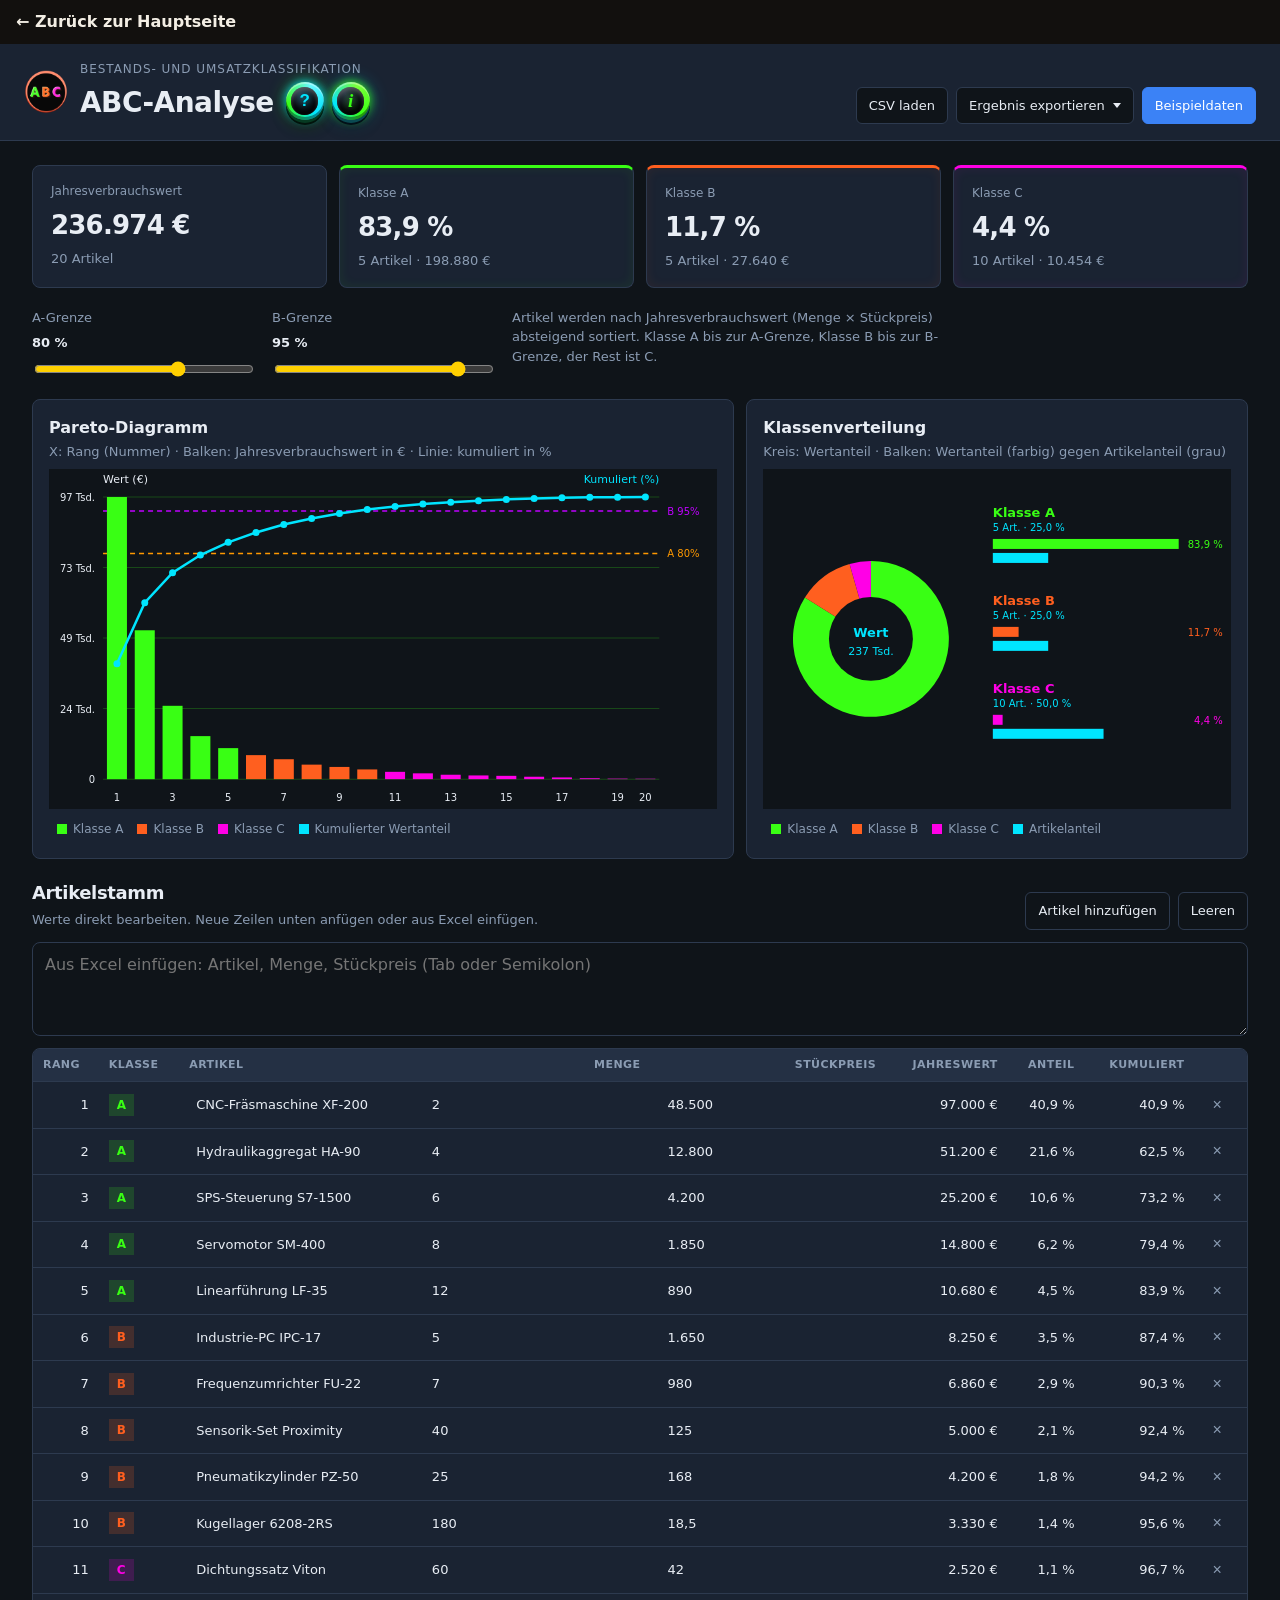
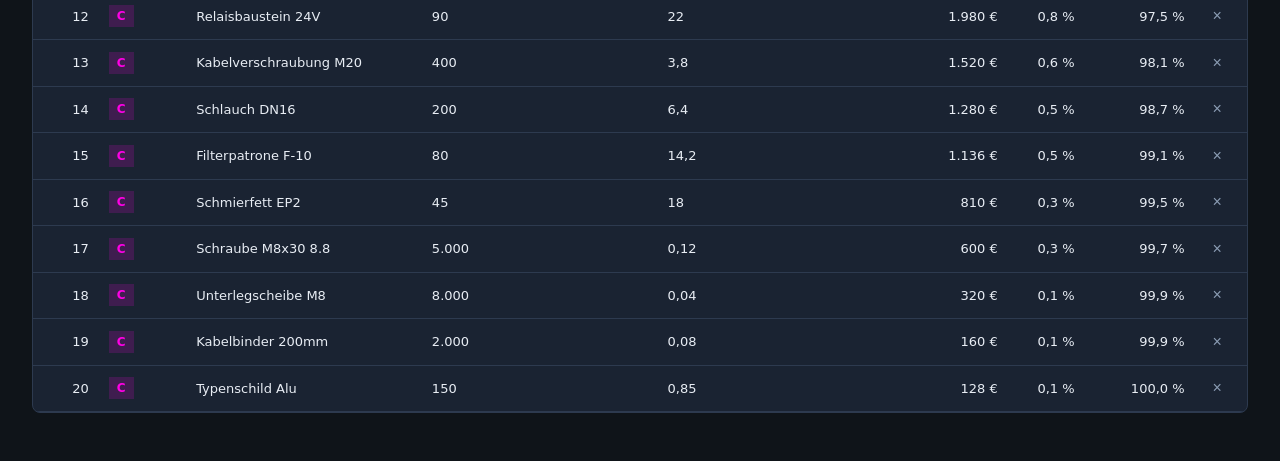
<file: programs/abc-analyse/index.html>
<!DOCTYPE html>
<html lang="de">
<head>
  <meta charset="UTF-8" />
  <meta name="viewport" content="width=device-width, initial-scale=1" />
  <title>ABC-Analyse</title>
  <link rel="icon" type="image/png" href="abc-icon.png" />
  <link rel="stylesheet" href="styles.css" />
  <link rel="stylesheet" href="../back.css" />
</head>
<body>
  <div class="ggl-backbar"><a href="/" target="_top">← Zurück zur Hauptseite</a></div>
  <header class="topbar">
    <div class="header-brand">
      <img src="abc-icon.png" alt="" class="header-logo" width="44" height="44">
      <div>
      <p class="eyebrow">Bestands- und Umsatzklassifikation</p>
      <div class="header-title-row">
        <h1>ABC-Analyse</h1>
        <div class="header-guides" role="group" aria-label="Hilfe">
          <button type="button" class="guide-btn" id="btn-guide" aria-haspopup="dialog" aria-controls="dialog-guide" aria-expanded="false" title="Anleitung">
            <span class="guide-btn-rim" aria-hidden="true"></span>
            <span class="guide-btn-core" aria-hidden="true">?</span>
            <span class="visually-hidden">Anleitung zum Bedienen</span>
          </button>
          <button type="button" class="guide-btn guide-btn-info" id="btn-info" aria-haspopup="dialog" aria-controls="dialog-info" aria-expanded="false" title="Info zum Programm">
            <span class="guide-btn-rim" aria-hidden="true"></span>
            <span class="guide-btn-core" aria-hidden="true">i</span>
            <span class="visually-hidden">Info zur ABC-Analyse</span>
          </button>
        </div>
      </div>
      </div>
    </div>
    <div class="topbar-actions">
      <label class="btn ghost">
        CSV laden
        <input id="csv-input" type="file" accept=".csv,.txt,.tsv" hidden />
      </label>
      <details class="export-menu" id="export-menu">
        <summary class="btn ghost">Ergebnis exportieren</summary>
        <div class="export-menu-list" role="menu">
          <button type="button" id="btn-pdf-preview" role="menuitem">PDF-Vorschau</button>
          <button type="button" id="btn-pdf-print" role="menuitem">Als PDF drucken</button>
          <button type="button" id="btn-export-csv" role="menuitem">CSV-Datei</button>
        </div>
      </details>
      <button id="btn-sample" class="btn" type="button">Beispieldaten</button>
    </div>
  </header>

  <main>
    <section class="kpis" id="kpis"></section>

    <section class="controls">
      <label>
        A-Grenze
        <span class="control-value" id="a-label">80 %</span>
        <input id="a-threshold" type="range" min="50" max="95" step="1" value="80" />
      </label>
      <label>
        B-Grenze
        <span class="control-value" id="b-label">95 %</span>
        <input id="b-threshold" type="range" min="70" max="99" step="1" value="95" />
      </label>
      <p class="hint">
        Artikel werden nach Jahresverbrauchswert (Menge × Stückpreis) absteigend sortiert.
        Klasse A bis zur A-Grenze, Klasse B bis zur B-Grenze, der Rest ist C.
      </p>
    </section>

    <section class="charts">
      <figure class="chart-panel">
        <figcaption>
          <strong>Pareto-Diagramm</strong>
          <span>X: Rang (Nummer) · Balken: Jahresverbrauchswert in € · Linie: kumuliert in %</span>
        </figcaption>
        <div id="pareto-chart" class="chart-host"></div>
      </figure>
      <figure class="chart-panel">
        <figcaption>
          <strong>Klassenverteilung</strong>
          <span>Kreis: Wertanteil · Balken: Wertanteil (farbig) gegen Artikelanteil (grau)</span>
        </figcaption>
        <div id="class-chart" class="chart-host"></div>
      </figure>
    </section>

    <section class="table-section">
      <div class="table-head">
        <div>
          <h2>Artikelstamm</h2>
          <p>Werte direkt bearbeiten. Neue Zeilen unten anfügen oder aus Excel einfügen.</p>
        </div>
        <div class="table-actions">
          <button id="btn-add" class="btn ghost" type="button">Artikel hinzufügen</button>
          <button id="btn-clear" class="btn ghost" type="button">Leeren</button>
        </div>
      </div>
      <textarea
        id="paste-area"
        rows="3"
        placeholder="Aus Excel einfügen: Artikel, Menge, Stückpreis (Tab oder Semikolon)"
      ></textarea>
      <div class="table-wrap">
        <table>
          <thead>
            <tr>
              <th>Rang</th>
              <th>Klasse</th>
              <th>Artikel</th>
              <th class="num">Menge</th>
              <th class="num">Stückpreis</th>
              <th class="num">Jahreswert</th>
              <th class="num">Anteil</th>
              <th class="num">Kumuliert</th>
              <th></th>
            </tr>
          </thead>
          <tbody id="item-body"></tbody>
        </table>
      </div>
    </section>
  </main>

  <div id="tooltip" class="tooltip" hidden></div>

  <div id="pdf-overlay" class="pdf-overlay" aria-hidden="true">
    <div class="pdf-toolbar">
      <p>DIN A4 · Im Druckdialog <strong>Als PDF speichern</strong> oder <strong>Microsoft Print to PDF</strong> wählen.</p>
      <div class="pdf-toolbar-actions">
        <button id="pdf-print" class="btn" type="button">Als PDF drucken</button>
        <button id="pdf-close" class="btn ghost" type="button">Vorschau schließen</button>
      </div>
    </div>
    <div id="pdf-stage" class="pdf-stage"></div>
  </div>

  <div id="dialog-guide" class="guide-dialog hidden" role="dialog" aria-modal="true" aria-labelledby="dialog-guide-title">
    <div class="guide-dialog-backdrop" data-close-dialog></div>
    <div class="guide-dialog-panel">
      <div class="guide-dialog-head">
        <h2 id="dialog-guide-title">Anleitung</h2>
        <button type="button" class="guide-dialog-close" data-close-dialog aria-label="Schließen">×</button>
      </div>
      <div class="guide-dialog-body">
        <ol class="guide-steps">
          <li>
            <strong>Daten bereitstellen.</strong>
            „Beispieldaten“ laden, eine CSV-Datei einlesen oder Artikel aus Excel in das Feld unter dem Artikelstamm einfügen.
          </li>
          <li>
            <strong>Artikelstamm pflegen.</strong>
            Bezeichnung, Menge und Stückpreis direkt in der Tabelle ändern. Zeilen hinzufügen oder löschen. Der Jahresverbrauchswert ist Menge × Stückpreis.
          </li>
          <li>
            <strong>A- und B-Grenze einstellen.</strong>
            Mit den gelben Schiebereglern festlegen, bis zu welchem kumulierten Wertanteil Klasse A bzw. B reicht. Der Rest ist Klasse C.
          </li>
          <li>
            <strong>Grafiken lesen.</strong>
            Das Pareto-Diagramm zeigt den Wert je Rang und die kumulierte Linie. Die Klassenverteilung vergleicht Wertanteil und Artikelanzahl je Klasse.
          </li>
          <li>
            <strong>Ergebnis sichern.</strong>
            Über „Ergebnis exportieren“ die PDF-Vorschau öffnen, als PDF drucken oder die klassifizierte Liste als CSV speichern.
          </li>
        </ol>
      </div>
    </div>
  </div>

  <div id="dialog-info" class="guide-dialog hidden" role="dialog" aria-modal="true" aria-labelledby="dialog-info-title">
    <div class="guide-dialog-backdrop" data-close-dialog></div>
    <div class="guide-dialog-panel">
      <div class="guide-dialog-head">
        <h2 id="dialog-info-title">Info zum Programm</h2>
        <button type="button" class="guide-dialog-close" data-close-dialog aria-label="Schließen">×</button>
      </div>
      <div class="guide-dialog-body">
        <p>Die ABC-Analyse ist eine Pareto-Klassifikation: Wenige Artikel tragen den Großteil des Jahresverbrauchswerts, viele Artikel nur einen kleinen Rest.</p>
        <h3>Wozu sie da ist</h3>
        <p>Sie trennt das Sortiment in Steuerungsintensitäten. A-Artikel verdienen enge Bestandsüberwachung, B-Artikel eine mittlere Disposition, C-Artikel eine grobe, aufwandsarme Behandlung.</p>
        <h3>Was das Programm kann</h3>
        <ul>
          <li>Artikel nach Jahresverbrauchswert (Menge × Stückpreis) absteigend sortieren und kumulieren</li>
          <li>Klassen A, B und C an frei einstellbaren Schwellen zuweisen (Standard 80 % / 95 %)</li>
          <li>Pareto-Diagramm und Klassenverteilung grafisch darstellen</li>
          <li>Daten per Tabelle, CSV oder Excel-Einfügen bearbeiten</li>
          <li>Das Ergebnis als DIN-A4-PDF oder CSV ausgeben</li>
        </ul>
        <p>Geeignet ist das Verfahren vor allem für Sortimente mit ungleicher Wertverteilung, etwa Ersatzteile, Handelsware oder Verbrauchsmaterial.</p>
      </div>
    </div>
  </div>

  <script src="app.js"></script>
  <script src="../back.js"></script>
</body>
</html>
</file>
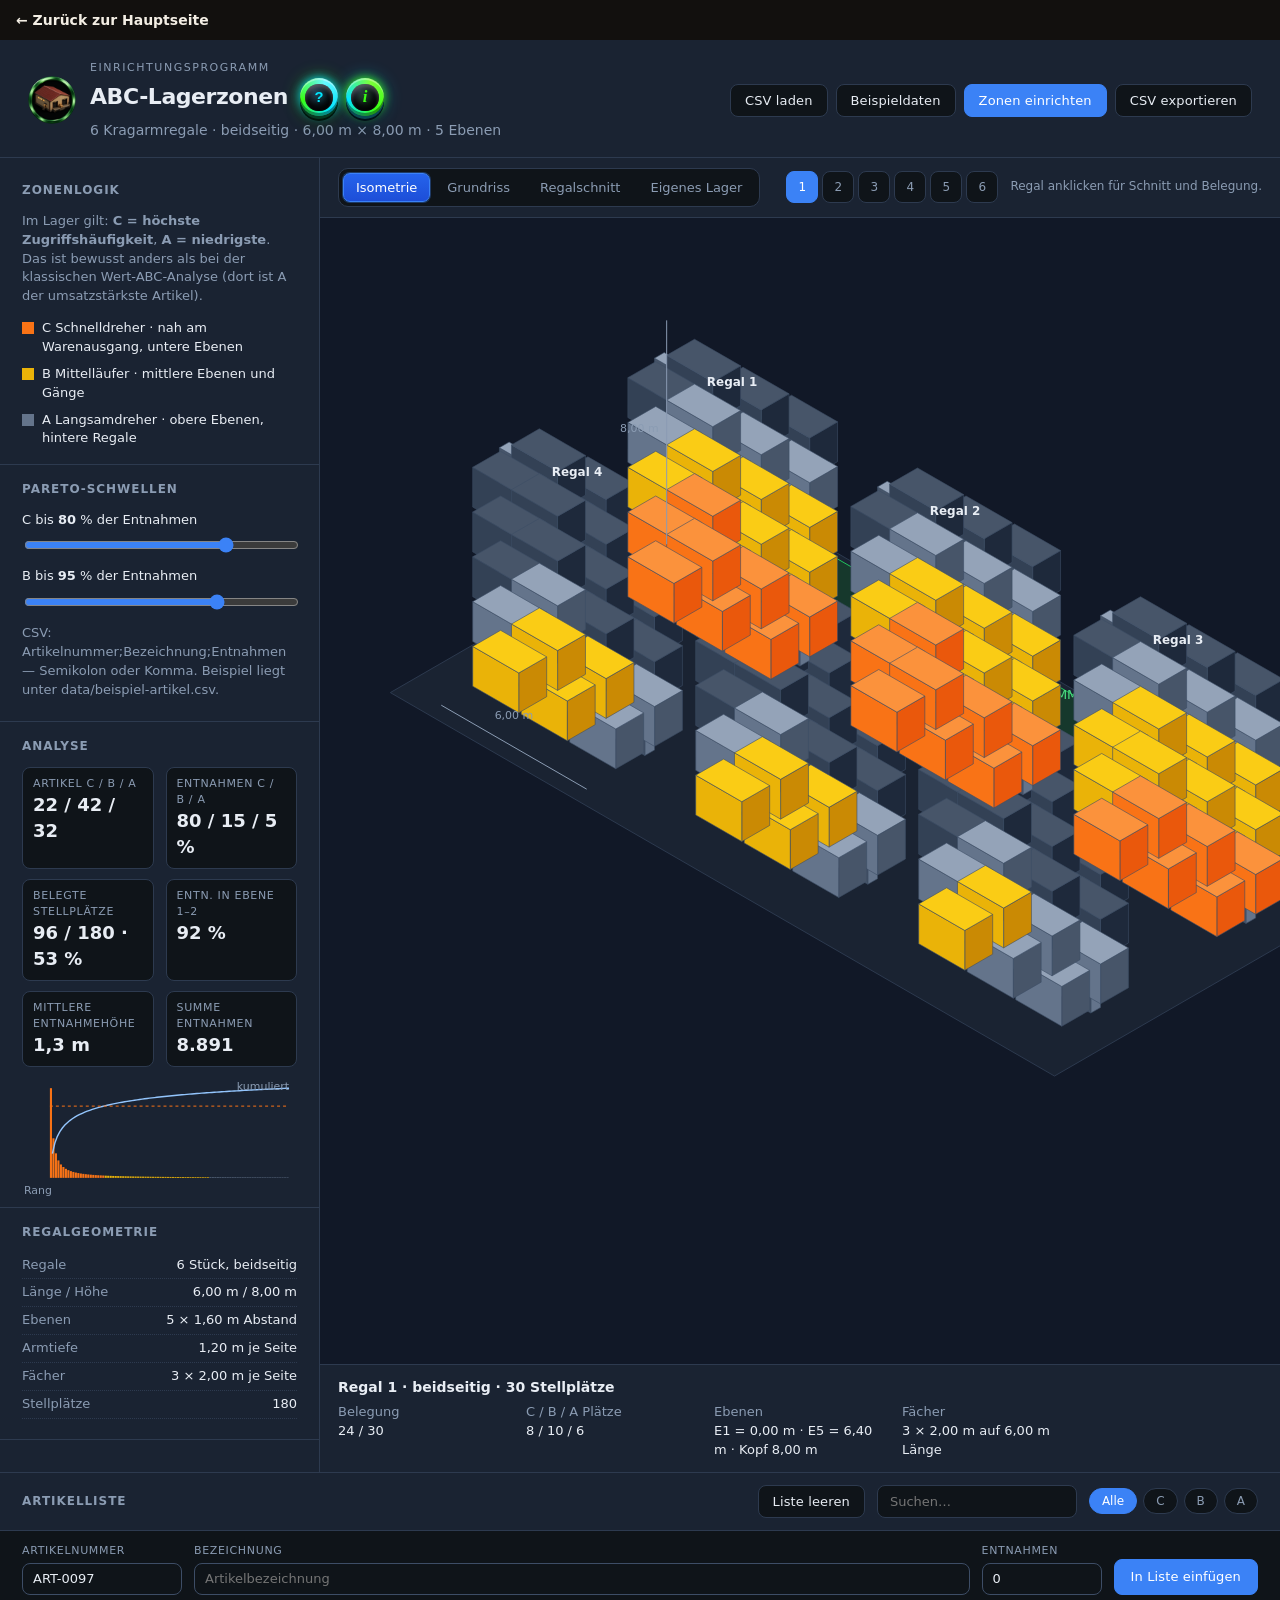
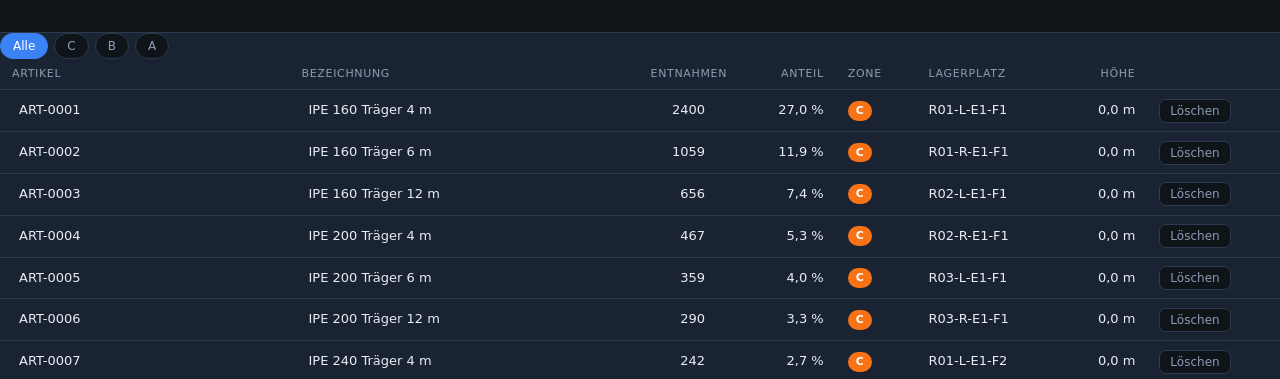
<file: programs/abc-lagerzonen/index.html>
<!DOCTYPE html>
<html lang="de">
<head>
  <meta charset="UTF-8" />
  <meta name="viewport" content="width=device-width, initial-scale=1" />
  <title>ABC-Lagerzonen · Kragarmregale</title>
  <link rel="icon" type="image/png" href="assets/lagerzonen-icon.png?v=3" />
  <link rel="stylesheet" href="css/app.css" />
  <link rel="stylesheet" href="../back.css" />
</head>
<body>
  <div class="ggl-backbar"><a href="/" target="_top">← Zurück zur Hauptseite</a></div>
  <header class="topbar">
    <div class="brand">
      <img class="brand-icon" src="assets/lagerzonen-icon.png?v=3" alt="" width="48" height="48" />
      <div>
      <p class="eyebrow">Einrichtungsprogramm</p>
      <div class="header-title-row">
        <h1>ABC-Lagerzonen</h1>
        <div class="header-guides" role="group" aria-label="Hilfe">
          <button type="button" class="guide-btn" id="btn-guide" aria-haspopup="dialog" aria-controls="dialog-guide" aria-expanded="false" title="Anleitung">
            <span class="guide-btn-rim" aria-hidden="true"></span>
            <span class="guide-btn-core" aria-hidden="true">?</span>
            <span class="visually-hidden">Anleitung zum Bedienen</span>
          </button>
          <button type="button" class="guide-btn guide-btn-info" id="btn-info" aria-haspopup="dialog" aria-controls="dialog-info" aria-expanded="false" title="Info zum Programm">
            <span class="guide-btn-rim" aria-hidden="true"></span>
            <span class="guide-btn-core" aria-hidden="true">i</span>
            <span class="visually-hidden">Info zu ABC-Lagerzonen</span>
          </button>
        </div>
      </div>
      <p class="sub">6 Kragarmregale · beidseitig · 6,00 m × 8,00 m · 5 Ebenen</p>
      </div>
    </div>
    <div class="top-actions">
      <label class="file-btn">
        CSV laden
        <input id="csv-input" type="file" accept=".csv,text/csv" />
      </label>
      <button type="button" id="btn-sample" class="btn ghost">Beispieldaten</button>
      <button type="button" id="btn-setup" class="btn primary">Zonen einrichten</button>
      <button type="button" id="btn-export" class="btn ghost">CSV exportieren</button>
    </div>
  </header>

  <main class="layout">
    <aside class="side">
      <div class="abc-only">
      <section class="panel">
        <h2>Zonenlogik</h2>
        <p class="note">
          Im Lager gilt: <strong>C = höchste Zugriffshäufigkeit</strong>,
          <strong>A = niedrigste</strong>. Das ist bewusst anders als bei der
          klassischen Wert-ABC-Analyse (dort ist A der umsatzstärkste Artikel).
        </p>
        <ul class="zone-key">
          <li><span class="swatch z-c"></span>C Schnelldreher · nah am Warenausgang, untere Ebenen</li>
          <li><span class="swatch z-b"></span>B Mittelläufer · mittlere Ebenen und Gänge</li>
          <li><span class="swatch z-a"></span>A Langsamdreher · obere Ebenen, hintere Regale</li>
        </ul>
      </section>

      <section class="panel">
        <h2>Pareto-Schwellen</h2>
        <label class="slider">
          <span>C bis <em id="lbl-c">80</em> % der Entnahmen</span>
          <input id="thr-c" type="range" min="50" max="90" value="80" />
        </label>
        <label class="slider">
          <span>B bis <em id="lbl-b">95</em> % der Entnahmen</span>
          <input id="thr-b" type="range" min="85" max="99" value="95" />
        </label>
        <p class="hint">CSV: Artikelnummer;Bezeichnung;Entnahmen — Semikolon oder Komma. Beispiel liegt unter data/beispiel-artikel.csv.</p>
      </section>

      <section class="panel kpis" id="kpis">
        <h2>Analyse</h2>
        <div class="kpi-grid" id="kpi-grid"></div>
        <div class="pareto" id="pareto"></div>
      </section>

      <section class="panel">
        <h2>Regalgeometrie</h2>
        <dl class="spec">
          <div><dt>Regale</dt><dd>6 Stück, beidseitig</dd></div>
          <div><dt>Länge / Höhe</dt><dd>6,00 m / 8,00 m</dd></div>
          <div><dt>Ebenen</dt><dd>5 × 1,60 m Abstand</dd></div>
          <div><dt>Armtiefe</dt><dd>1,20 m je Seite</dd></div>
          <div><dt>Fächer</dt><dd>3 × 2,00 m je Seite</dd></div>
          <div><dt>Stellplätze</dt><dd>180</dd></div>
        </dl>
      </section>
      </div>

      <div class="designer-only">
        <section class="panel">
          <h2>Raummaße</h2>
          <p class="note">Raummaße in Meter. Objekte und Raster bleiben in Zentimeter.</p>
          <div class="cm-grid">
            <label class="cm-field">Breite<input id="room-w" type="number" min="3" max="200" step="0.1" value="24"><span>m</span></label>
            <label class="cm-field">Tiefe<input id="room-d" type="number" min="3" max="200" step="0.1" value="18"><span>m</span></label>
            <label class="cm-field">Höhe<input id="room-h" type="number" min="2" max="20" step="0.1" value="8"><span>m</span></label>
            <label class="cm-field">Raster
              <select id="room-grid">
                <option value="5">5 cm</option>
                <option value="10" selected>10 cm</option>
                <option value="20">20 cm</option>
                <option value="50">50 cm</option>
                <option value="100">100 cm</option>
              </select>
            </label>
          </div>
        </section>

        <section class="panel">
          <h2>Auswahlmenü</h2>
          <p class="hint">Objekt auf den Grundriss ziehen oder anklicken und dann auf die Fläche klicken.</p>
          <div id="palette" class="palette"></div>
        </section>

        <section class="panel">
          <h2>Objektmaße</h2>
          <div id="obj-fields" class="obj-fields">
            <label class="cm-field wide">Bezeichnung<input id="obj-name" type="text" value="kein Objekt"></label>
            <label class="cm-field">Länge<input id="obj-w" type="number" min="0" max="5000" step="1" value="0"><span>cm</span></label>
            <label class="cm-field">Breite<input id="obj-d" type="number" min="0" max="5000" step="1" value="0"><span>cm</span></label>
            <label class="cm-field">Höhe<input id="obj-h" type="number" min="0" max="2000" step="1" value="0"><span>cm</span></label>
            <label class="cm-field">Drehung
              <select id="obj-rot">
                <option value="0">0°</option>
                <option value="90">90°</option>
                <option value="180">180°</option>
                <option value="270">270°</option>
              </select>
            </label>
            <label class="cm-field" id="wrap-levels">Ebenen<input id="obj-levels" type="number" min="0" max="12" step="1" value="0"></label>
            <div class="obj-actions">
              <button type="button" id="obj-rotate" class="btn ghost" disabled>90° drehen</button>
              <button type="button" id="obj-dup" class="btn ghost" disabled>Duplizieren</button>
              <button type="button" id="obj-del" class="btn ghost" disabled>Löschen</button>
            </div>
          </div>
        </section>

        <section class="panel">
          <h2>Lager</h2>
          <div class="obj-actions">
            <button type="button" id="btn-reset-view-side" class="btn ghost">Ansicht zentrieren</button>
            <button type="button" id="layout-clear" class="btn ghost">Lager leeren</button>
          </div>
          <p class="hint">Layout wird automatisch im Browser gespeichert.</p>
        </section>
      </div>
    </aside>

    <section class="stage">
      <div class="stage-bar">
        <div class="tabs" role="tablist">
          <button type="button" class="tab on" data-view="iso">Isometrie</button>
          <button type="button" class="tab" data-view="plan">Grundriss</button>
          <button type="button" class="tab" data-view="cut">Regalschnitt</button>
          <button type="button" class="tab" data-view="custom">Eigenes Lager</button>
        </div>
        <div class="rack-nav" id="rack-nav"></div>
        <button type="button" id="btn-reset-view" class="btn ghost">Ansicht zentrieren</button>
        <button type="button" id="btn-nav-view" class="btn ghost" aria-pressed="false">Bewegen / Zoom</button>
        <p class="stage-hint" id="stage-hint">Regal anklicken für Schnitt und Belegung.</p>
      </div>
      <div class="canvas-wrap abc-only" id="canvas-wrap"></div>
      <div class="canvas-wrap designer-only custom-stage" id="custom-wrap">
        <div class="custom-floor-host" id="custom-floor-host">
          <svg id="custom-svg" xmlns="http://www.w3.org/2000/svg" aria-label="Grundriss Eigenes Lager"></svg>
        </div>
      </div>
      <div class="detail" id="detail"></div>
    </section>
  </main>

  <section class="table-wrap abc-only">
    <div class="table-bar">
      <h2>Artikelliste</h2>
      <button type="button" id="btn-clear-articles" class="btn ghost">Liste leeren</button>
      <input id="search" type="search" placeholder="Suchen…" />
      <div class="filters">
        <button type="button" class="chip on" data-zone="all">Alle</button>
        <button type="button" class="chip" data-zone="C">C</button>
        <button type="button" class="chip" data-zone="B">B</button>
        <button type="button" class="chip" data-zone="A">A</button>
      </div>
    </div>
    <form id="article-form" class="article-form" autocomplete="off">
      <label class="cm-field">Artikelnummer
        <input id="new-artikel" type="text" required maxlength="40" placeholder="z. B. ART-0001">
      </label>
      <label class="cm-field">Bezeichnung
        <input id="new-bezeichnung" type="text" required maxlength="120" placeholder="Artikelbezeichnung">
      </label>
      <label class="cm-field">Entnahmen
        <input id="new-entnahmen" type="number" min="0" step="1" value="0">
      </label>
      <button type="submit" id="btn-insert-article" class="btn primary">In Liste einfügen</button>
      <p id="article-form-hint" class="hint"></p>
    </form>
      <div class="filters">
        <button type="button" class="chip on" data-zone="all">Alle</button>
        <button type="button" class="chip" data-zone="C">C</button>
        <button type="button" class="chip" data-zone="B">B</button>
        <button type="button" class="chip" data-zone="A">A</button>
      </div>
    </div>
    <div class="table-scroll">
      <table>
        <thead>
          <tr>
            <th>Artikel</th>
            <th>Bezeichnung</th>
            <th class="num">Entnahmen</th>
            <th class="num">Anteil</th>
            <th>Zone</th>
            <th>Lagerplatz</th>
            <th class="num">Höhe</th>
            <th></th>
          </tr>
        </thead>
        <tbody id="tbody"></tbody>
      </table>
    </div>
  </section>

  <div id="dialog-guide" class="guide-dialog hidden" role="dialog" aria-modal="true" aria-labelledby="dialog-guide-title">
    <div class="guide-dialog-backdrop" data-close-dialog></div>
    <div class="guide-dialog-panel">
      <div class="guide-dialog-head">
        <h2 id="dialog-guide-title">Anleitung</h2>
        <button type="button" class="guide-dialog-close" data-close-dialog aria-label="Schließen">×</button>
      </div>
      <div class="guide-dialog-body">
        <ol class="guide-steps">
          <li>
            <strong>Artikel einspielen.</strong>
            CSV laden, Beispieldaten nutzen oder unten Artikelnummer, Bezeichnung und Entnahmen eintragen und mit „In Liste einfügen“ übernehmen.
          </li>
          <li>
            <strong>Schwellen prüfen.</strong>
            Links die Pareto-Grenzen für C und B einstellen. C sammelt die häufigsten Entnahmen, B den Mittelbereich, der Rest wird A.
          </li>
          <li>
            <strong>Zonen einrichten.</strong>
            „Zonen einrichten“ verteilt die Artikel auf die 180 Stellplätze: C nah am Warenausgang und unten, B in der Mitte, A oben und hinten.
          </li>
          <li>
            <strong>Lager ansehen.</strong>
            Zwischen Isometrie, Grundriss und Regalschnitt wechseln. Ein Regal oder einen Stellplatz anklicken, um Belegung und Schnitt zu prüfen.
          </li>
          <li>
            <strong>Eigenes Lager zeichnen.</strong>
            Unter „Eigenes Lager“ Raummaße setzen, Regale und Objekte auf den Grundriss ziehen, drehen und in Zentimeter bemessen. „Bewegen / Zoom“ schaltet Pan und Mausrad frei.
          </li>
          <li>
            <strong>Ergebnis sichern.</strong>
            Artikelliste und eigenes Layout werden im Browser gespeichert. Zusätzlich die Zoneneinrichtung als CSV exportieren.
          </li>
        </ol>
      </div>
    </div>
  </div>

  <div id="dialog-info" class="guide-dialog hidden" role="dialog" aria-modal="true" aria-labelledby="dialog-info-title">
    <div class="guide-dialog-backdrop" data-close-dialog></div>
    <div class="guide-dialog-panel">
      <div class="guide-dialog-head">
        <h2 id="dialog-info-title">Info zum Programm</h2>
        <button type="button" class="guide-dialog-close" data-close-dialog aria-label="Schließen">×</button>
      </div>
      <div class="guide-dialog-body">
        <p>ABC-Lagerzonen richtet Langgut in Kragarmregalen nach Zugriffshäufigkeit ein. Schnelldreher stehen vorn und unten, Langsamdreher weiter hinten und oben.</p>
        <h3>Wozu es da ist</h3>
        <p>Es beantwortet die Frage: <em>Wohin</em> gehört welcher Artikel, damit Wege kurz bleiben? Die Zonen folgen den Entnahmen, nicht dem Artikelwert. Deshalb ist C hier der Schnelldreher und A der Langsamdreher – bewusst umgekehrt zur klassischen Wert-ABC-Analyse.</p>
        <h3>Was das Programm kann</h3>
        <ul>
          <li>Artikel nach Entnahmen sortieren und per Pareto in C, B und A teilen (Standard: C bis 80&nbsp;%, B bis 95&nbsp;%, Rest A)</li>
          <li>180 Stellplätze in 6 beidseitigen Kragarmregalen (6,00&nbsp;m × 8,00&nbsp;m, 5 Ebenen) nach Erreichbarkeit belegen</li>
          <li>Die Zonen in Isometrie, Grundriss und Regalschnitt zeigen</li>
          <li>Ein eigenes Lager mit Raummaßen, Raster und Objekten zeichnen</li>
          <li>Listen und Layouts im Browser halten sowie die Einrichtung als CSV ausgeben</li>
        </ul>
        <p>Geeignet ist das Verfahren vor allem für Kommissionierung mit klar unterschiedlicher Zugriffshäufigkeit, etwa Langgut und Profilstahl.</p>
      </div>
    </div>
  </div>

  <script src="js/designer.js"></script>
  <script src="js/app.js"></script>
  <script src="../back.js"></script>
</body>
</html>
</file>
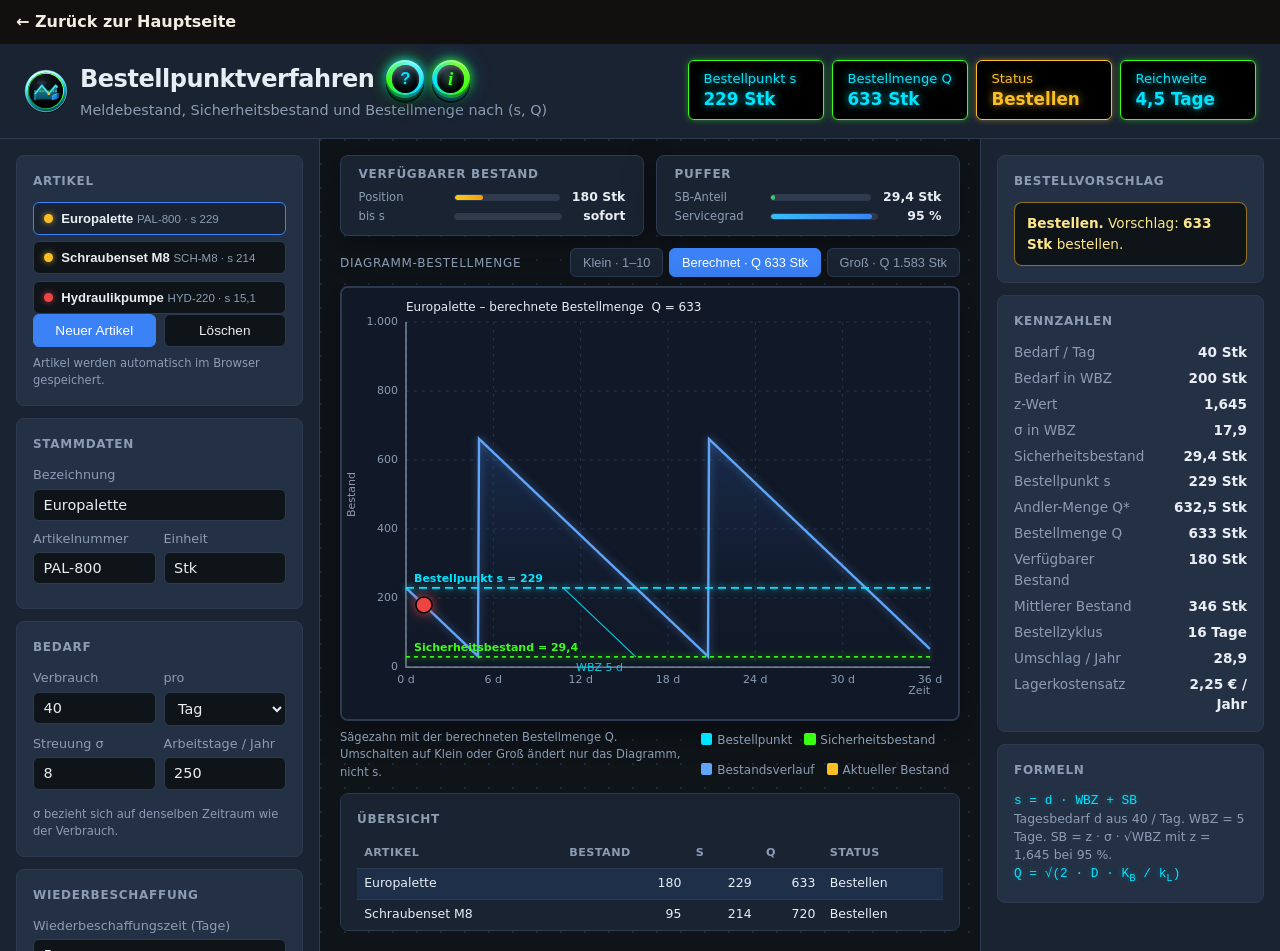
<file: programs/bestellpunktverfahren/index.html>
<!DOCTYPE html>
<html lang="de">
<head>
  <meta charset="UTF-8">
  <meta name="viewport" content="width=device-width, initial-scale=1.0">
  <title>Bestellpunktverfahren</title>
  <link rel="icon" href="icons/bestellpunkt.ico?v=1" sizes="32x32">
  <link rel="icon" href="icons/bestellpunkt.svg?v=1" type="image/svg+xml">
  <link rel="shortcut icon" href="icons/bestellpunkt.ico?v=1">
  <link rel="stylesheet" href="css/style.css">
  <link rel="stylesheet" href="../back.css">
</head>
<body>
  <div class="ggl-backbar"><a href="/" target="_top">← Zurück zur Hauptseite</a></div>
  <header class="header">
    <div class="header-inner">
      <div class="header-brand">
        <img src="icons/bestellpunkt.svg?v=1" alt="" class="header-logo" width="44" height="44">
        <div>
          <div class="header-title-row">
            <h1>Bestellpunktverfahren</h1>
            <div class="header-guides" role="group" aria-label="Hilfe">
              <button type="button" class="guide-btn" id="btn-guide" aria-haspopup="dialog" aria-controls="dialog-guide" aria-expanded="false" title="Anleitung">
                <span class="guide-btn-rim" aria-hidden="true"></span>
                <span class="guide-btn-core" aria-hidden="true">?</span>
                <span class="visually-hidden">Anleitung zum Bedienen</span>
              </button>
              <button type="button" class="guide-btn guide-btn-info" id="btn-info" aria-haspopup="dialog" aria-controls="dialog-info" aria-expanded="false" title="Info zum Programm">
                <span class="guide-btn-rim" aria-hidden="true"></span>
                <span class="guide-btn-core" aria-hidden="true">i</span>
                <span class="visually-hidden">Info zum Bestellpunktverfahren</span>
              </button>
            </div>
          </div>
          <p class="subtitle">Meldebestand, Sicherheitsbestand und Bestellmenge nach (s, Q)</p>
        </div>
      </div>
      <div id="header-stats" class="header-stats" aria-live="polite"></div>
    </div>
  </header>

  <div class="app">
    <aside class="sidebar">
      <section class="panel">
        <h2>Artikel</h2>
        <div id="article-list" class="article-list"></div>
        <div class="btn-row">
          <button type="button" id="btn-add" class="btn btn-primary" style="margin-top:0">Neuer Artikel</button>
          <button type="button" id="btn-delete" class="btn btn-danger">Löschen</button>
        </div>
        <p class="panel-note">Artikel werden automatisch im Browser gespeichert.</p>
      </section>

      <section class="panel">
        <h2>Stammdaten</h2>
        <label>Bezeichnung
          <input type="text" id="name" maxlength="60" placeholder="z. B. Schraube M8">
        </label>
        <div class="input-row">
          <label>Artikelnummer
            <input type="text" id="sku" maxlength="40" placeholder="SKU">
          </label>
          <label>Einheit
            <input type="text" id="unit" maxlength="12" value="Stk">
          </label>
        </div>
      </section>

      <section class="panel">
        <h2>Bedarf</h2>
        <div class="input-row">
          <label>Verbrauch
            <input type="number" id="demand" min="0" step="0.1" value="40">
          </label>
          <label>pro
            <select id="period">
              <option value="tag">Tag</option>
              <option value="woche">Woche</option>
              <option value="monat">Monat</option>
              <option value="jahr">Jahr</option>
            </select>
          </label>
        </div>
        <div class="input-row">
          <label>Streuung σ
            <input type="number" id="sigma" min="0" step="0.1" value="8">
          </label>
          <label>Arbeitstage / Jahr
            <input type="number" id="workingDays" min="1" max="366" step="1" value="250">
          </label>
        </div>
        <p class="panel-note">σ bezieht sich auf denselben Zeitraum wie der Verbrauch.</p>
      </section>

      <section class="panel">
        <h2>Wiederbeschaffung</h2>
        <label>Wiederbeschaffungszeit (Tage)
          <input type="number" id="leadDays" min="0" step="0.5" value="5">
        </label>
        <label>Sicherheitsbestand
          <select id="ssMode">
            <option value="service">Servicegrad (z · σ · √WBZ)</option>
            <option value="days">Zusätzliche Reichweite (Tage)</option>
            <option value="fixed">Feste Menge</option>
          </select>
        </label>
        <div id="ss-service">
          <label>Servicegrad (%)
            <input type="number" id="serviceLevel" min="50" max="99.9" step="0.1" value="95">
          </label>
        </div>
        <div id="ss-days" class="hidden">
          <label>Zusätzliche Tage
            <input type="number" id="extraDays" min="0" step="0.5" value="3">
          </label>
        </div>
        <div id="ss-fixed" class="hidden">
          <label>Sicherheitsbestand (Menge)
            <input type="number" id="ssFixed" min="0" step="1" value="50">
          </label>
        </div>
      </section>

      <section class="panel">
        <h2>Bestellmenge</h2>
        <div class="input-row">
          <label>Bestellkosten (€)
            <input type="number" id="orderCost" min="0" step="0.01" value="45">
          </label>
          <label>Stückpreis (€)
            <input type="number" id="unitPrice" min="0" step="0.01" value="2.4">
          </label>
        </div>
        <div class="input-row">
          <label>Lagerkostensatz (%)
            <input type="number" id="holdRate" min="0" step="0.1" value="18">
          </label>
          <label>oder € / Stück · Jahr
            <input type="number" id="holdCost" min="0" step="0.01" value="0" placeholder="optional">
          </label>
        </div>
        <div class="input-row">
          <label>Gebinde
            <input type="number" id="packSize" min="0" step="1" value="1">
          </label>
          <label>Mindestmenge
            <input type="number" id="minQty" min="0" step="1" value="0">
          </label>
        </div>
      </section>

      <section class="panel">
        <h2>Ist-Bestand</h2>
        <div class="input-row">
          <label>Lagerbestand
            <input type="number" id="stock" min="0" step="1" value="180">
          </label>
          <label>Offene Bestellungen
            <input type="number" id="onOrder" min="0" step="1" value="0">
          </label>
        </div>
      </section>

      <section class="panel">
        <h2>Daten</h2>
        <div class="btn-row">
          <button type="button" id="btn-sample" class="btn">Beispiele</button>
          <button type="button" id="btn-print" class="btn">Drucken</button>
        </div>
        <div class="btn-row">
          <button type="button" id="btn-export" class="btn btn-primary">JSON speichern</button>
          <button type="button" id="btn-import" class="btn">Laden</button>
        </div>
        <input type="file" id="file-import" accept=".json" class="hidden">
      </section>
    </aside>

    <main class="canvas-area">
      <div class="chart-panels-row" id="usage-bars"></div>
      <div class="canvas-plan">
        <div class="chart-scale-bar">
          <span class="chart-scale-label">Diagramm-Bestellmenge</span>
          <div class="view-tabs" role="tablist" aria-label="Bestellmenge im Diagramm">
            <button type="button" class="view-tab" data-qty-scale="small" id="scale-small">Klein</button>
            <button type="button" class="view-tab on" data-qty-scale="calc" id="scale-calc">Berechnet</button>
            <button type="button" class="view-tab" data-qty-scale="large" id="scale-large">Groß</button>
          </div>
        </div>
        <canvas id="rop-canvas" aria-label="Sägezahndiagramm Bestellpunkt"></canvas>
        <div class="canvas-footer">
          <p class="hint" id="chart-scale-hint">Bestellung, sobald der verfügbare Bestand den Bestellpunkt s erreicht oder unterschreitet.</p>
          <div class="legend">
            <span><i style="background:#00e5ff"></i>Bestellpunkt</span>
            <span><i style="background:#39ff14"></i>Sicherheitsbestand</span>
            <span><i style="background:#60a5fa"></i>Bestandsverlauf</span>
            <span><i style="background:#fbbf24"></i>Aktueller Bestand</span>
          </div>
        </div>
      </div>
      <section class="panel overview-wrap" style="margin-top:0.75rem; background: var(--surface);">
        <h2>Übersicht</h2>
        <table class="overview">
          <thead>
            <tr>
              <th>Artikel</th>
              <th class="num">Bestand</th>
              <th class="num">s</th>
              <th class="num">Q</th>
              <th>Status</th>
            </tr>
          </thead>
          <tbody id="overview-body"></tbody>
        </table>
      </section>
    </main>

    <aside class="detail-panel">
      <section class="panel">
        <h2>Bestellvorschlag</h2>
        <div id="order-banner" class="order-banner ok">Kein Artikel gewählt.</div>
      </section>
      <section class="panel">
        <h2>Kennzahlen</h2>
        <dl id="result-grid" class="result-grid"></dl>
      </section>
      <section class="panel">
        <h2>Formeln</h2>
        <p class="formula" id="formula-box"></p>
      </section>
    </aside>
  </div>

  <div id="dialog-guide" class="guide-dialog hidden" role="dialog" aria-modal="true" aria-labelledby="dialog-guide-title">
    <div class="guide-dialog-backdrop" data-close-dialog></div>
    <div class="guide-dialog-panel">
      <div class="guide-dialog-head">
        <h2 id="dialog-guide-title">Anleitung</h2>
        <button type="button" class="guide-dialog-close" data-close-dialog aria-label="Schließen">×</button>
      </div>
      <div class="guide-dialog-body">
        <ol class="guide-steps">
          <li>
            <strong>Artikel wählen oder anlegen.</strong>
            Links in der Liste einen Artikel anklicken, mit „Neuer Artikel“ ergänzen oder mit „Beispiele“ Testdaten laden.
          </li>
          <li>
            <strong>Bedarf und Wiederbeschaffung eintragen.</strong>
            Verbrauch, Zeitraum, Streuung σ und Wiederbeschaffungszeit festlegen. Den Sicherheitsbestand über Servicegrad, zusätzliche Tage oder eine feste Menge steuern.
          </li>
          <li>
            <strong>Bestellmenge und Ist-Bestand ergänzen.</strong>
            Bestellkosten, Stückpreis und Lagerkostensatz ergeben die Andler-Menge Q. Lagerbestand und offene Bestellungen entscheiden, ob bestellt werden muss.
          </li>
          <li>
            <strong>Ergebnis prüfen.</strong>
            Oben stehen Bestellpunkt s, Menge Q, Status und Reichweite. Rechts erscheint der Bestellvorschlag mit den Kennzahlen und Formeln.
          </li>
          <li>
            <strong>Diagramm umschalten.</strong>
            In der Mitte das Sägezahndiagramm mit Klein (Skala 1–10), Berechnet oder Groß vergleichen. Der Bestellpunkt bleibt dabei gleich.
          </li>
          <li>
            <strong>Sichern und ausgeben.</strong>
            Artikel werden automatisch im Browser gespeichert. Zusätzlich JSON speichern oder laden, drucken oder die Übersichtstabelle nutzen.
          </li>
        </ol>
      </div>
    </div>
  </div>

  <div id="dialog-info" class="guide-dialog hidden" role="dialog" aria-modal="true" aria-labelledby="dialog-info-title">
    <div class="guide-dialog-backdrop" data-close-dialog></div>
    <div class="guide-dialog-panel">
      <div class="guide-dialog-head">
        <h2 id="dialog-info-title">Info zum Programm</h2>
        <button type="button" class="guide-dialog-close" data-close-dialog aria-label="Schließen">×</button>
      </div>
      <div class="guide-dialog-body">
        <p>Das Bestellpunktverfahren (s, Q) ist ein Meldebestandssystem: Der Bestand wird laufend beobachtet. Erreicht oder unterschreitet er den Bestellpunkt s, wird die Menge Q nachbestellt.</p>
        <h3>Wozu es da ist</h3>
        <p>Es beantwortet zwei Fragen der Bestandsplanung: <em>Wann</em> muss bestellt werden, und <em>wie viel</em>? So sollen Fehlmengen in der Wiederbeschaffungszeit vermieden und gleichzeitig unnötig hohe Lagerbestände begrenzt werden.</p>
        <h3>Was das Programm kann</h3>
        <ul>
          <li>Bestellpunkt s aus Tagesbedarf, Wiederbeschaffungszeit und Sicherheitsbestand rechnen: <code>s = d · WBZ + SB</code></li>
          <li>Sicherheitsbestand über Servicegrad (z · σ · √WBZ), Reichweite in Tagen oder eine feste Menge bestimmen</li>
          <li>Wirtschaftliche Bestellmenge Q nach Andler/Wilson vorschlagen und auf Gebinde sowie Mindestmenge runden</li>
          <li>Mehrere Artikel verwalten, Ist-Bestand und offene Bestellungen gegen s prüfen und einen Bestellvorschlag anzeigen</li>
          <li>Den Bestandsverlauf als Sägezahndiagramm zeigen und kleine, berechnete sowie große Lose vergleichen</li>
        </ul>
        <p>Geeignet ist das Verfahren vor allem für Artikel mit regelmäßigem, unabhängigem Bedarf und laufender Bestandsführung.</p>
      </div>
    </div>
  </div>

  <script src="js/calc.js"></script>
  <script src="js/chart.js"></script>
  <script src="js/app.js"></script>
  <script src="../back.js"></script>
</body>
</html>
</file>
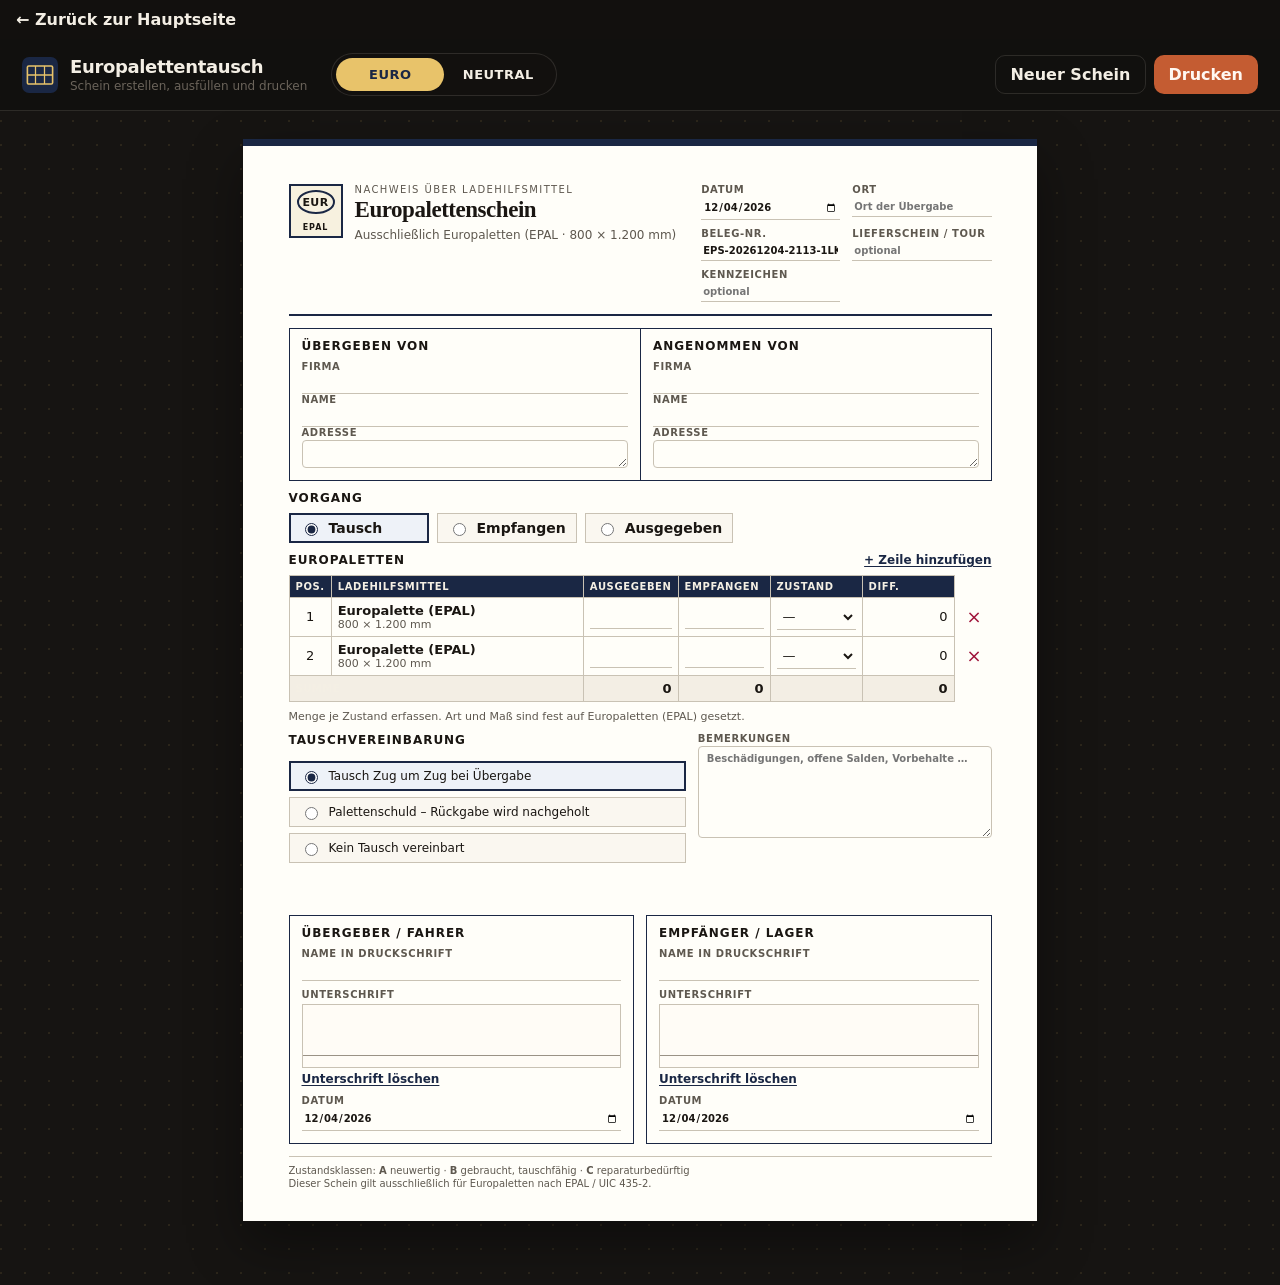
<file: programs/europalettenschein/index.html>
<!DOCTYPE html>
<html lang="de">
<head>
  <meta charset="UTF-8" />
  <meta name="viewport" content="width=device-width, initial-scale=1" />
  <title>Europalettenschein</title>
  <link rel="icon" type="image/png" href="europalettentausch-icon.png" />
  <link rel="icon" type="image/x-icon" href="europalette-neon.ico" />
  <link rel="stylesheet" href="styles.css" />
  <link rel="stylesheet" href="../back.css" />
</head>
<body data-version="euro">
  <div class="ggl-backbar"><a href="/" target="_top">← Zurück zur Hauptseite</a></div>
  <div class="app">
    <header class="toolbar no-print">
      <div class="brand">
        <span class="brand-mark" aria-hidden="true">
          <svg viewBox="0 0 40 40" width="36" height="36">
            <rect width="40" height="40" rx="8" fill="#1a2744" />
            <rect x="6" y="10" width="28" height="20" rx="1.5" fill="none" stroke="#e8c36a" stroke-width="1.8" />
            <path d="M6 20h28M15 10v20M25 10v20" stroke="#e8c36a" stroke-width="1.4" />
          </svg>
        </span>
        <div>
          <h1>Europalettentausch</h1>
          <p>Schein erstellen, ausfüllen und drucken</p>
        </div>
      </div>

      <div class="version-switch" role="group" aria-label="Scheinart">
        <button type="button" id="btn-euro" class="is-active" aria-pressed="true">Euro</button>
        <button type="button" id="btn-neutral" aria-pressed="false">Neutral</button>
      </div>

      <div class="toolbar-actions">
        <button type="button" id="btn-new" class="btn ghost">Neuer Schein</button>
        <button type="button" id="btn-print" class="btn primary">Drucken</button>
      </div>
    </header>

    <main class="stage">
      <article class="sheet" id="sheet" data-vorgang="tausch">
        <header class="sheet-head">
          <div class="sheet-brand">
            <div class="epal-badge only-euro" aria-hidden="true">
              <span class="epal-oval">EUR</span>
              <span class="epal-sub">EPAL</span>
            </div>
            <div class="neutral-badge only-neutral" aria-hidden="true">N</div>
            <div class="sheet-titles">
              <p class="sheet-kicker">Nachweis über Ladehilfsmittel</p>
              <h2 class="only-euro">Europalettenschein</h2>
              <h2 class="only-neutral">Neutraler Schein</h2>
              <p class="sheet-sub only-euro">Ausschließlich Europaletten (EPAL · 800 × 1.200 mm)</p>
              <p class="sheet-sub only-neutral">Ausgabe, Empfang oder Tausch beliebiger Gegenstände</p>
            </div>
          </div>
          <div class="meta-grid">
            <label>Datum
              <input type="date" id="feld-datum" />
            </label>
            <label>Ort
              <input type="text" id="feld-ort" placeholder="Ort der Übergabe" autocomplete="off" />
            </label>
            <label>Beleg-Nr.
              <input type="text" id="feld-beleg" placeholder="wird erzeugt" autocomplete="off" />
            </label>
            <label>Lieferschein / Tour
              <input type="text" id="feld-lieferschein" placeholder="optional" autocomplete="off" />
            </label>
            <label>Kennzeichen
              <input type="text" id="feld-kennzeichen" placeholder="optional" autocomplete="off" />
            </label>
          </div>
        </header>

        <section class="parties">
          <div class="party">
            <h3>Übergeben von</h3>
            <label>Firma
              <input type="text" id="ueber-firma" autocomplete="organization" />
            </label>
            <label>Name
              <input type="text" id="ueber-name" autocomplete="name" />
            </label>
            <label>Adresse
              <textarea id="ueber-adresse" rows="1" autocomplete="street-address"></textarea>
            </label>
          </div>
          <div class="party">
            <h3>Angenommen von</h3>
            <label>Firma
              <input type="text" id="an-firma" autocomplete="organization" />
            </label>
            <label>Name
              <input type="text" id="an-name" autocomplete="name" />
            </label>
            <label>Adresse
              <textarea id="an-adresse" rows="1" autocomplete="street-address"></textarea>
            </label>
          </div>
        </section>

        <section class="vorgang" aria-labelledby="vorgang-title">
          <h3 id="vorgang-title">Vorgang</h3>
          <div class="vorgang-options" role="radiogroup" aria-labelledby="vorgang-title">
            <label class="choice">
              <input type="radio" name="vorgang" value="tausch" checked />
              <span>Tausch</span>
            </label>
            <label class="choice">
              <input type="radio" name="vorgang" value="empfangen" />
              <span>Empfangen</span>
            </label>
            <label class="choice">
              <input type="radio" name="vorgang" value="ausgegeben" />
              <span>Ausgegeben</span>
            </label>
          </div>
        </section>

        <section class="positions">
          <div class="section-head">
            <h3 class="only-euro">Europaletten</h3>
            <h3 class="only-neutral">Positionen</h3>
            <button type="button" class="link-btn no-print" id="btn-add-row">+ Zeile hinzufügen</button>
          </div>
          <div class="table-wrap">
            <table class="pos-table" id="pos-table">
              <thead>
                <tr>
                  <th class="col-pos">Pos.</th>
                  <th class="col-art only-euro">Ladehilfsmittel</th>
                  <th class="col-bez only-neutral">Individuelle Bezeichnung</th>
                  <th class="col-abgegeben">Ausgegeben</th>
                  <th class="col-empfangen">Empfangen</th>
                  <th class="col-zustand">Zustand</th>
                  <th class="col-diff">Diff.</th>
                  <th class="col-del no-print"></th>
                </tr>
              </thead>
              <tbody id="pos-body"></tbody>
              <tfoot>
                <tr>
                  <th colspan="2" class="sum-label">Summe</th>
                  <td class="col-abgegeben"><output id="sum-abgegeben">0</output></td>
                  <td class="col-empfangen"><output id="sum-empfangen">0</output></td>
                  <td class="col-zustand"></td>
                  <td class="col-diff"><output id="sum-diff">0</output></td>
                  <td class="col-del no-print"></td>
                </tr>
              </tfoot>
            </table>
          </div>
          <p class="hint only-euro">Menge je Zustand erfassen. Art und Maß sind fest auf Europaletten (EPAL) gesetzt.</p>
          <p class="hint only-neutral">Bezeichnung frei eintragen, z.&nbsp;B. Gitterbox, Aufsatzrahmen, Werkzeug oder sonstige Gegenstände.</p>
        </section>

        <div class="mid-row">
          <section class="agreement">
            <h3>Tauschvereinbarung</h3>
            <div class="agreement-options">
              <label class="choice compact">
                <input type="radio" name="vereinbarung" value="zug-um-zug" checked />
                <span>Tausch Zug um Zug bei Übergabe</span>
              </label>
              <label class="choice compact">
                <input type="radio" name="vereinbarung" value="schuld" />
                <span>Palettenschuld – Rückgabe wird nachgeholt</span>
              </label>
              <label class="choice compact">
                <input type="radio" name="vereinbarung" value="kein" />
                <span>Kein Tausch vereinbart</span>
              </label>
            </div>
            <label class="schuld-date">Rückgabetermin
              <input type="date" id="feld-rueckgabe" />
            </label>
          </section>

          <section class="notes">
            <label>Bemerkungen
              <textarea id="feld-bemerkungen" rows="4" placeholder="Beschädigungen, offene Salden, Vorbehalte …"></textarea>
            </label>
          </section>
        </div>

        <section class="signs">
          <div class="sign-block">
            <h3>Übergeber / Fahrer</h3>
            <label>Name in Druckschrift
              <input type="text" id="sign-ueber-name" autocomplete="name" />
            </label>
            <div class="pad-wrap">
              <span class="pad-label">Unterschrift</span>
              <canvas id="sign-ueber" class="sign-pad" width="420" height="110" aria-label="Unterschrift Übergeber"></canvas>
              <button type="button" class="link-btn no-print" data-clear-sign="sign-ueber">Unterschrift löschen</button>
            </div>
            <label>Datum
              <input type="date" id="sign-ueber-datum" />
            </label>
          </div>
          <div class="sign-block">
            <h3>Empfänger / Lager</h3>
            <label>Name in Druckschrift
              <input type="text" id="sign-an-name" autocomplete="name" />
            </label>
            <div class="pad-wrap">
              <span class="pad-label">Unterschrift</span>
              <canvas id="sign-an" class="sign-pad" width="420" height="110" aria-label="Unterschrift Empfänger"></canvas>
              <button type="button" class="link-btn no-print" data-clear-sign="sign-an">Unterschrift löschen</button>
            </div>
            <label>Datum
              <input type="date" id="sign-an-datum" />
            </label>
          </div>
        </section>

        <footer class="sheet-foot">
          <p>Zustandsklassen: <strong>A</strong> neuwertig · <strong>B</strong> gebraucht, tauschfähig · <strong>C</strong> reparaturbedürftig</p>
          <p class="only-euro">Dieser Schein gilt ausschließlich für Europaletten nach EPAL / UIC 435-2.</p>
          <p class="only-neutral">Neutraler Schein: Gegenstände in der Spalte „Individuelle Bezeichnung“ eindeutig beschreiben.</p>
        </footer>
      </article>
    </main>
  </div>

  <template id="pos-row-template">
    <tr class="pos-row">
      <td class="col-pos"></td>
      <td class="col-art only-euro">
        <span class="fixed-art">Europalette (EPAL)</span>
        <span class="fixed-art-sub">800 × 1.200 mm</span>
      </td>
      <td class="col-bez only-neutral">
        <input type="text" class="feld-bezeichnung" placeholder="Gegenstand / Artikel beschreiben" autocomplete="off" />
      </td>
      <td class="col-abgegeben">
        <input type="number" class="feld-abgegeben" min="0" step="1" inputmode="numeric" />
      </td>
      <td class="col-empfangen">
        <input type="number" class="feld-empfangen" min="0" step="1" inputmode="numeric" />
      </td>
      <td class="col-zustand">
        <select class="feld-zustand">
          <option value="">—</option>
          <option value="A">A neuwertig</option>
          <option value="B">B tauschfähig</option>
          <option value="C">C reparaturbedürftig</option>
        </select>
      </td>
      <td class="col-diff"><output class="feld-diff">0</output></td>
      <td class="col-del no-print">
        <button type="button" class="icon-del" title="Zeile entfernen" aria-label="Zeile entfernen">×</button>
      </td>
    </tr>
  </template>

  <script src="app.js"></script>
  <script src="../back.js"></script>
</body>
</html>
</file>
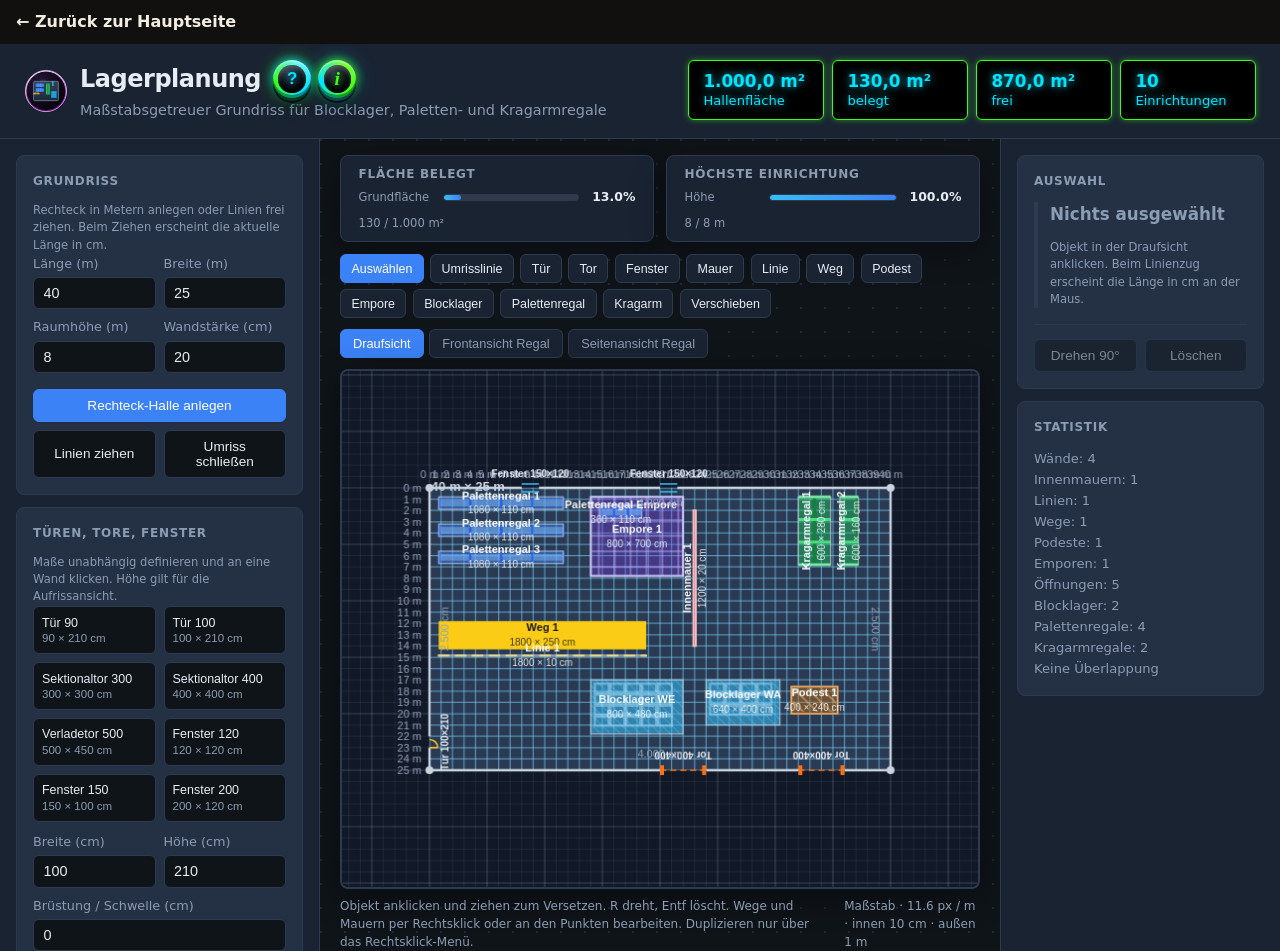
<file: programs/lagerplanung/index.html>
<!DOCTYPE html>
<html lang="de">
<head>
  <meta charset="UTF-8">
  <meta name="viewport" content="width=device-width, initial-scale=1.0">
  <title>Lagerplanung – maßstabsgetreuer Hallengrundriss</title>
  <link rel="icon" href="icons/lagerplanung.svg?v=2" type="image/svg+xml">
  <link rel="stylesheet" href="css/style.css">
  <link rel="stylesheet" href="../back.css">
</head>
<body>
  <div class="ggl-backbar"><a href="/" target="_top">← Zurück zur Hauptseite</a></div>
  <header class="header">
    <div class="header-inner">
      <div class="header-brand">
        <img src="icons/lagerplanung.svg?v=2" alt="" class="header-logo" width="44" height="44">
        <div>
          <div class="header-title-row">
            <h1>Lagerplanung</h1>
            <div class="header-guides" role="group" aria-label="Hilfe">
              <button type="button" class="guide-btn" id="btn-guide" aria-haspopup="dialog" aria-controls="dialog-guide" aria-expanded="false" title="Anleitung">
                <span class="guide-btn-rim" aria-hidden="true"></span>
                <span class="guide-btn-core" aria-hidden="true">?</span>
                <span class="visually-hidden">Anleitung zum Bedienen</span>
              </button>
              <button type="button" class="guide-btn guide-btn-info" id="btn-info" aria-haspopup="dialog" aria-controls="dialog-info" aria-expanded="false" title="Info zum Programm">
                <span class="guide-btn-rim" aria-hidden="true"></span>
                <span class="guide-btn-core" aria-hidden="true">i</span>
                <span class="visually-hidden">Info zur Lagerplanung</span>
              </button>
            </div>
          </div>
          <p class="subtitle">Maßstabsgetreuer Grundriss für Blocklager, Paletten- und Kragarmregale</p>
        </div>
      </div>
      <div id="header-stats" class="header-stats" aria-live="polite"></div>
    </div>
  </header>

  <div class="app">
    <aside class="sidebar">
      <section class="panel">
        <h2>Grundriss</h2>
        <p class="panel-note">Rechteck in Metern anlegen oder Linien frei ziehen. Beim Ziehen erscheint die aktuelle Länge in cm.</p>
        <div class="input-row">
          <label>Länge (m)
            <input type="number" id="hall-length" min="1" max="500" step="0.01" value="40">
          </label>
          <label>Breite (m)
            <input type="number" id="hall-width" min="1" max="500" step="0.01" value="25">
          </label>
        </div>
        <div class="input-row">
          <label>Raumhöhe (m)
            <input type="number" id="hall-height" min="2" max="30" step="0.1" value="8">
          </label>
          <label>Wandstärke (cm)
            <input type="number" id="wall-thick" min="5" max="80" step="1" value="20">
          </label>
        </div>
        <button type="button" id="btn-rect-hall" class="btn btn-primary">Rechteck-Halle anlegen</button>
        <div class="btn-row" style="margin-top:0.5rem">
          <button type="button" id="btn-draw-outline" class="btn">Linien ziehen</button>
          <button type="button" id="btn-close-outline" class="btn">Umriss schließen</button>
        </div>
      </section>

      <section class="panel">
        <h2>Türen, Tore, Fenster</h2>
        <p class="panel-note">Maße unabhängig definieren und an eine Wand klicken. Höhe gilt für die Aufrissansicht.</p>
        <div class="preset-grid" id="opening-presets"></div>
        <div class="input-row">
          <label>Breite (cm)
            <input type="number" id="open-w" min="30" max="2000" step="1" value="100">
          </label>
          <label>Höhe (cm)
            <input type="number" id="open-h" min="40" max="1200" step="1" value="210">
          </label>
        </div>
        <label>Brüstung / Schwelle (cm)
          <input type="number" id="open-sill" min="0" max="400" step="1" value="0">
        </label>
        <div class="btn-row">
          <button type="button" id="btn-place-door" class="btn" data-open="door">Tür setzen</button>
          <button type="button" id="btn-place-gate" class="btn" data-open="gate">Tor setzen</button>
          <button type="button" id="btn-place-window" class="btn" data-open="window">Fenster setzen</button>
        </div>
      </section>

      <section class="panel">
        <h2>Innenausbau</h2>
        <p class="panel-note">Mauern, Linien und gelbe Wege im Grundriss ziehen. Auf Mauern, Linien und Wegen kann nichts stehen. Auf Podesten und Emporen können Regale gestellt werden.</p>
        <div class="input-row">
          <label>Mauerstärke (cm)
            <input type="number" id="inner-wall-thick" min="20" max="80" step="1" value="20">
          </label>
          <label>Mauerhöhe (cm)
            <input type="number" id="inner-wall-h" min="50" max="3000" step="1" value="800">
          </label>
        </div>
        <div class="btn-row">
          <button type="button" id="btn-place-wall" class="btn">Mauer ziehen</button>
          <button type="button" id="btn-place-line" class="btn">Linie ziehen</button>
        </div>
        <h3>Weg</h3>
        <p class="panel-note">Gelber Fahr- und Gehweg. Zwei Punkte klicken: Start und Ende. Die Breite gilt rechtwinklig zur Zugrichtung.</p>
        <label>Wegbreite (cm)
          <input type="number" id="path-width" min="40" max="2000" step="1" value="250">
        </label>
        <button type="button" id="btn-place-path" class="btn btn-primary">Weg ziehen</button>
        <h3>Podest</h3>
        <label>Bezeichnung
          <input type="text" id="plat-name" maxlength="40" value="Podest">
        </label>
        <div class="input-row">
          <label>Länge (cm)
            <input type="number" id="plat-w" min="40" max="10000" step="1" value="400">
          </label>
          <label>Breite (cm)
            <input type="number" id="plat-d" min="40" max="10000" step="1" value="240">
          </label>
        </div>
        <label>Podesthöhe (cm)
          <input type="number" id="plat-h" min="10" max="400" step="1" value="80">
        </label>
        <button type="button" id="btn-place-platform" class="btn btn-primary">Podest platzieren</button>
        <h3>Empore</h3>
        <label>Bezeichnung
          <input type="text" id="gal-name" maxlength="40" value="Empore">
        </label>
        <div class="input-row">
          <label>Länge (cm)
            <input type="number" id="gal-w" min="80" max="10000" step="1" value="800">
          </label>
          <label>Breite (cm)
            <input type="number" id="gal-d" min="80" max="10000" step="1" value="600">
          </label>
        </div>
        <label>Fußbodenhöhe (cm)
          <input type="number" id="gal-h" min="80" max="1500" step="1" value="350">
        </label>
        <button type="button" id="btn-place-gallery" class="btn btn-primary">Empore platzieren</button>
      </section>

      <section class="panel">
        <h2>Blocklager</h2>
        <label>Bezeichnung
          <input type="text" id="block-name" maxlength="40" value="Blocklager">
        </label>
        <div class="input-row">
          <label>Länge (cm)
            <input type="number" id="block-w" min="40" max="10000" step="1" value="480">
          </label>
          <label>Breite (cm)
            <input type="number" id="block-d" min="40" max="10000" step="1" value="320">
          </label>
        </div>
        <label>Stapelhöhe (cm)
          <input type="number" id="block-h" min="40" max="2000" step="1" value="180">
        </label>
        <button type="button" id="btn-place-block" class="btn btn-primary">Blocklager platzieren</button>
      </section>

      <section class="panel">
        <h2>Palettenregal</h2>
        <div class="preset-grid" id="pallet-presets"></div>
        <label>Bezeichnung
          <input type="text" id="pallet-name" maxlength="40" value="Palettenregal">
        </label>
        <div class="input-row">
          <label>Länge (cm)
            <input type="number" id="pallet-w" min="80" max="8000" step="1" value="360">
          </label>
          <label>Tiefe (cm)
            <input type="number" id="pallet-d" min="40" max="400" step="1" value="110">
          </label>
        </div>
        <div class="input-row">
          <label>Höhe (cm)
            <input type="number" id="pallet-h" min="150" max="2000" step="1" value="600">
          </label>
          <label>Felder
            <input type="number" id="pallet-bays" min="1" max="40" step="1" value="3">
          </label>
        </div>
        <div class="input-row">
          <label>Ebenen
            <input type="number" id="pallet-levels" min="1" max="12" step="1" value="4">
          </label>
          <label>1. Träger (cm)
            <input type="number" id="pallet-first" min="0" max="400" step="1" value="20">
          </label>
        </div>
        <button type="button" id="btn-place-pallet" class="btn btn-primary">Palettenregal platzieren</button>
      </section>

      <section class="panel">
        <h2>Kragarmregal</h2>
        <div class="preset-grid" id="cantilever-presets"></div>
        <label>Bezeichnung
          <input type="text" id="cant-name" maxlength="40" value="Kragarmregal">
        </label>
        <div class="input-row">
          <label>Länge (cm)
            <input type="number" id="cant-w" min="100" max="8000" step="1" value="600">
          </label>
          <label>Armtiefe (cm)
            <input type="number" id="cant-arm" min="40" max="300" step="1" value="120">
          </label>
        </div>
        <div class="input-row">
          <label>Höhe (cm)
            <input type="number" id="cant-h" min="150" max="2500" step="1" value="800">
          </label>
          <label>Ebenen
            <input type="number" id="cant-levels" min="1" max="12" step="1" value="5">
          </label>
        </div>
        <div class="input-row">
          <label>Ständer
            <input type="number" id="cant-cols" min="2" max="30" step="1" value="4">
          </label>
          <label>Seiten
            <select id="cant-sided">
              <option value="double">beidseitig</option>
              <option value="single">einseitig</option>
            </select>
          </label>
        </div>
        <button type="button" id="btn-place-cantilever" class="btn btn-primary">Kragarmregal platzieren</button>
      </section>

      <section class="panel">
        <h2>Anzeige</h2>
        <label class="checkbox-label">
          <input type="checkbox" id="snap-grid" checked>
          Automatisch am Raster ausrichten
        </label>
        <label class="checkbox-label">
          <input type="checkbox" id="show-dimensions" checked>
          Maße anzeigen
        </label>

        <h3>Lager-Raster</h3>
        <p class="panel-note">Genauigkeit und Schritt für alles innerhalb des Hallenumrisses.</p>
        <label class="checkbox-label">
          <input type="radio" name="inner-unit" value="cm" checked>
          Zentimeter genau
        </label>
        <label class="checkbox-label">
          <input type="radio" name="inner-unit" value="m">
          Meter genau
        </label>
        <label>Schritt
          <select id="grid-in-step"></select>
        </label>
        <label class="checkbox-label">
          <input type="checkbox" id="show-grid" checked>
          Raster im Lager anzeigen
        </label>

        <h3>Raster außerhalb</h3>
        <p class="panel-note">Genauigkeit und Schritt für das Feld um die Halle. Umrisspunkte rasten hier ein.</p>
        <label class="checkbox-label">
          <input type="radio" name="outer-unit" value="cm">
          Zentimeter genau
        </label>
        <label class="checkbox-label">
          <input type="radio" name="outer-unit" value="m" checked>
          Meter genau
        </label>
        <label>Schritt
          <select id="grid-out-step"></select>
        </label>
        <label class="checkbox-label">
          <input type="checkbox" id="show-outer-grid" checked>
          Raster außerhalb anzeigen
        </label>
        <div class="btn-row">
          <button type="button" id="btn-undo" class="btn" disabled>Rückgängig</button>
          <button type="button" id="btn-fit" class="btn">Ansicht zentrieren</button>
        </div>
      </section>

      <section class="panel">
        <h2>Speichern</h2>
        <h3>PDF und Druck</h3>
        <p class="panel-note">Den Lagerplan als PDF sichern oder drucken. A3 und A2 lassen sich auf A4-Blätter aufteilen, wenn der Drucker kein größeres Format kann.</p>
        <label>Druckgröße
          <select id="print-format">
            <option value="A4">A4 (210 × 297 mm)</option>
            <option value="A3" selected>A3 (297 × 420 mm)</option>
            <option value="A2">A2 (420 × 594 mm)</option>
          </select>
        </label>
        <label class="checkbox-label">
          <input type="checkbox" id="print-tile-a4" checked>
          Für A4-Drucker aufteilen
        </label>
        <p id="print-hint" class="panel-note">A3 wird auf 2 A4-Blätter aufgeteilt. Blätter an den Markierungen zusammenkleben.</p>
        <button type="button" id="btn-pdf" class="btn btn-primary">Als PDF speichern</button>
        <button type="button" id="btn-print" class="btn" style="width:100%;margin-top:0.5rem">Drucken</button>
        <h3>Projektdatei</h3>
        <div class="btn-row">
          <button type="button" id="btn-save" class="btn">Als JSON speichern</button>
          <button type="button" id="btn-load" class="btn">Plan laden</button>
        </div>
        <input type="file" id="file-import" accept=".json" class="hidden">
        <div class="btn-row" style="margin-top:0.5rem">
          <button type="button" id="btn-example" class="btn">Beispielhalle</button>
          <button type="button" id="btn-clear" class="btn">Alles löschen</button>
        </div>
        <p class="panel-note">Der Plan wird zusätzlich automatisch im Browser zwischengespeichert.</p>
      </section>
    </aside>

    <main class="canvas-area">
      <div class="chart-panels-row">
        <aside class="usage-bar-panel" aria-label="Fläche belegt">
          <h2 class="usage-bar-title">Fläche belegt</h2>
          <div id="usage-bar-chart" class="usage-bar-chart"></div>
        </aside>
        <aside class="usage-bar-panel" aria-label="Raumhöhe">
          <h2 class="usage-bar-title">Höchste Einrichtung</h2>
          <div id="height-bar-chart" class="usage-bar-chart"></div>
        </aside>
      </div>

      <div class="toolbar" role="toolbar" aria-label="Werkzeuge">
        <button type="button" class="tool-btn on" data-tool="select">Auswählen</button>
        <button type="button" class="tool-btn" data-tool="draw">Umrisslinie</button>
        <button type="button" class="tool-btn" data-tool="door">Tür</button>
        <button type="button" class="tool-btn" data-tool="gate">Tor</button>
        <button type="button" class="tool-btn" data-tool="window">Fenster</button>
        <button type="button" class="tool-btn" data-tool="wall">Mauer</button>
        <button type="button" class="tool-btn" data-tool="line">Linie</button>
        <button type="button" class="tool-btn" data-tool="path">Weg</button>
        <button type="button" class="tool-btn" data-tool="platform">Podest</button>
        <button type="button" class="tool-btn" data-tool="gallery">Empore</button>
        <button type="button" class="tool-btn" data-tool="block">Blocklager</button>
        <button type="button" class="tool-btn" data-tool="pallet">Palettenregal</button>
        <button type="button" class="tool-btn" data-tool="cantilever">Kragarm</button>
        <button type="button" class="tool-btn" data-tool="pan">Verschieben</button>
      </div>

      <div class="view-tabs" role="tablist">
        <button type="button" class="view-tab on" data-view="plan">Draufsicht</button>
        <button type="button" class="view-tab" data-view="front">Frontansicht Regal</button>
        <button type="button" class="view-tab" data-view="side">Seitenansicht Regal</button>
      </div>

      <div class="canvas-plan">
        <canvas id="plan-canvas" aria-label="Lagergrundriss"></canvas>
        <div id="live-dim" class="live-dim hidden" aria-live="polite"></div>
        <div class="canvas-footer">
          <span id="stage-hint" class="stage-hint">Umrisslinien ziehen oder Rechteck-Halle anlegen.</span>
          <span id="scale-info" class="canvas-scale"></span>
        </div>
      </div>
    </main>

    <aside class="detail-panel" id="detail-panel">
      <section class="panel">
        <h2>Auswahl</h2>
        <div id="detail-content"></div>
        <div class="detail-actions btn-row">
          <button type="button" id="btn-rotate" class="btn" disabled>Drehen 90°</button>
          <button type="button" id="btn-delete" class="btn btn-danger" disabled>Löschen</button>
        </div>
      </section>
      <section class="panel">
        <h2>Statistik</h2>
        <div id="stat-info" class="stat-info"></div>
      </section>
    </aside>
  </div>

  <div id="context-menu" class="context-menu hidden" role="menu">
    <button type="button" class="context-menu-item" data-action="undo" role="menuitem">Rückgängig</button>
    <div id="context-path-edit" class="context-menu-edit hidden">
      <div class="context-menu-heading">Weg bearbeiten</div>
      <label>Bezeichnung
        <input type="text" id="ctx-path-name" maxlength="40">
      </label>
      <label>Länge (cm)
        <input type="number" id="ctx-path-len" min="40" max="50000" step="1">
      </label>
      <label>Breite (cm)
        <input type="number" id="ctx-path-width" min="40" max="2000" step="1">
      </label>
    </div>
    <button type="button" class="context-menu-item" data-action="rotate" role="menuitem">Drehen 90°</button>
    <button type="button" class="context-menu-item" data-action="dup" role="menuitem">Duplizieren</button>
    <button type="button" class="context-menu-item" data-action="delete" role="menuitem">Löschen</button>
  </div>

  <div id="dialog-guide" class="guide-dialog hidden" role="dialog" aria-modal="true" aria-labelledby="dialog-guide-title">
    <div class="guide-dialog-backdrop" data-close-dialog></div>
    <div class="guide-dialog-panel">
      <div class="guide-dialog-head">
        <h2 id="dialog-guide-title">Anleitung</h2>
        <button type="button" class="guide-dialog-close" data-close-dialog aria-label="Schließen">×</button>
      </div>
      <div class="guide-dialog-body">
        <ol class="guide-steps">
          <li>
            <strong>Halle anlegen.</strong>
            Links Länge und Breite in Metern eintragen und „Rechteck-Halle anlegen“ wählen – oder mit „Linien ziehen“ den Umriss Punkt für Punkt zeichnen und anschließend schließen.
          </li>
          <li>
            <strong>Raster einstellen.</strong>
            Unter Anzeige das Raster innerhalb und außerhalb der Halle wählen (cm oder m). Mit aktivem Einrasten springen Punkte und Einrichtungen auf das Raster.
          </li>
          <li>
            <strong>Öffnungen setzen.</strong>
            Tür, Tor oder Fenster wählen, Maße festlegen und an eine Außenwand klicken.
          </li>
          <li>
            <strong>Innenausbau zeichnen.</strong>
            Mauern und Linien mit zwei Klicks ziehen. Gelbe Wege ebenfalls mit Start und Ende. Podeste und Emporen per Klick in die Halle setzen – darauf dürfen später Regale stehen.
          </li>
          <li>
            <strong>Lagertechnik platzieren.</strong>
            Blocklager, Palettenregal oder Kragarmregal wählen und in der Draufsicht klicken. Nach dem Setzen springt das Werkzeug zurück auf Auswählen.
          </li>
          <li>
            <strong>Bearbeiten.</strong>
            Objekte verschieben, über die Seitenleiste oder Rechtsklick ändern, um 90° drehen oder duplizieren. Front- und Seitenansicht zeigen das ausgewählte Regal im Aufriss.
          </li>
          <li>
            <strong>Sichern und ausgeben.</strong>
            Den Plan als PDF speichern oder drucken (A4, A3, A2; bei A4-Drucker aufteilen). Zusätzlich JSON speichern oder laden. Der Plan wird automatisch im Browser zwischengespeichert.
          </li>
        </ol>
      </div>
    </div>
  </div>

  <div id="dialog-info" class="guide-dialog hidden" role="dialog" aria-modal="true" aria-labelledby="dialog-info-title">
    <div class="guide-dialog-backdrop" data-close-dialog></div>
    <div class="guide-dialog-panel">
      <div class="guide-dialog-head">
        <h2 id="dialog-info-title">Info zum Programm</h2>
        <button type="button" class="guide-dialog-close" data-close-dialog aria-label="Schließen">×</button>
      </div>
      <div class="guide-dialog-body">
        <p>Lagerplanung ist ein maßstabsgetreuer Hallengrundriss. Innenmaße werden in Zentimetern geführt, Eingaben für die Halle können in Metern erfolgen. Ziel ist ein belastbarer Layoutplan für Blocklager, Palettenregale und Kragarmregale.</p>
        <h3>Wozu es da ist</h3>
        <p>Es hilft, Fläche, Wege und Regalstellung vor der Einrichtung zu prüfen: Was passt in die Halle, wo bleiben Fahrwege frei, und wie hoch darf die Technik bei gegebener Raumhöhe werden?</p>
        <h3>Was das Programm kann</h3>
        <ul>
          <li>Rechteckige oder frei gezeichnete Hallenumrisse mit Türen, Toren und Fenstern</li>
          <li>Innenmauern, Linien, gelbe Wege sowie Podeste und Emporen</li>
          <li>Blocklager, Paletten- und Kragarmregale mit Ebenen, Feldern und Höhen</li>
          <li>Raster und Einrasten getrennt für innen und außen, Kollisions- und Außenprüfung</li>
          <li>Draufsicht plus Front- und Seitenansicht der ausgewählten Einrichtung</li>
          <li>PDF- und Druckausgabe in A4, A3 und A2, bei Bedarf auf A4-Blätter aufgeteilt</li>
        </ul>
        <p>Auf Mauern, Linien und Wegen kann nichts stehen. Regale dürfen auf Podesten und Emporen platziert werden.</p>
      </div>
    </div>
  </div>

  <script src="js/geometry.js?v=9"></script>
  <script src="js/catalog.js?v=9"></script>
  <script src="js/renderer.js?v=9"></script>
  <script src="js/pdf-export.js?v=9"></script>
  <script src="js/app.js?v=9"></script>
  <script src="../back.js"></script>
</body>
</html>
</file>
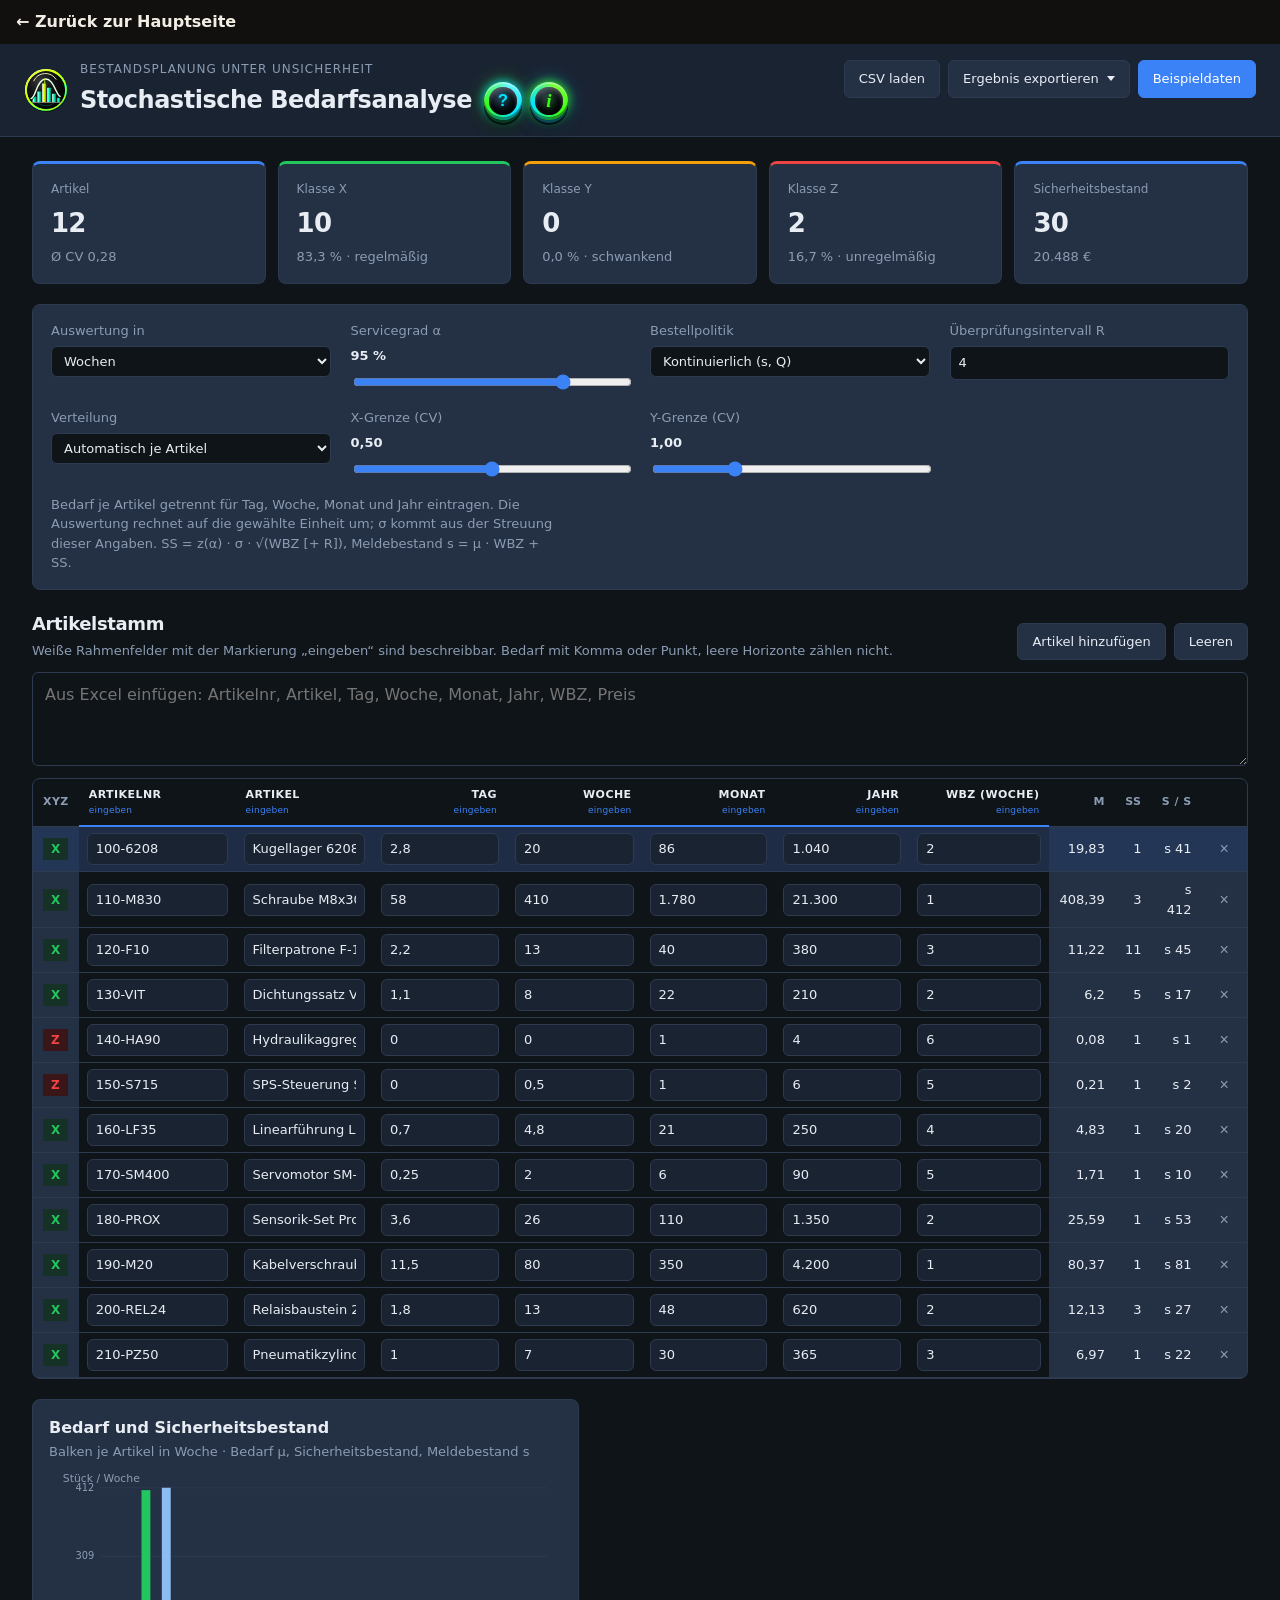
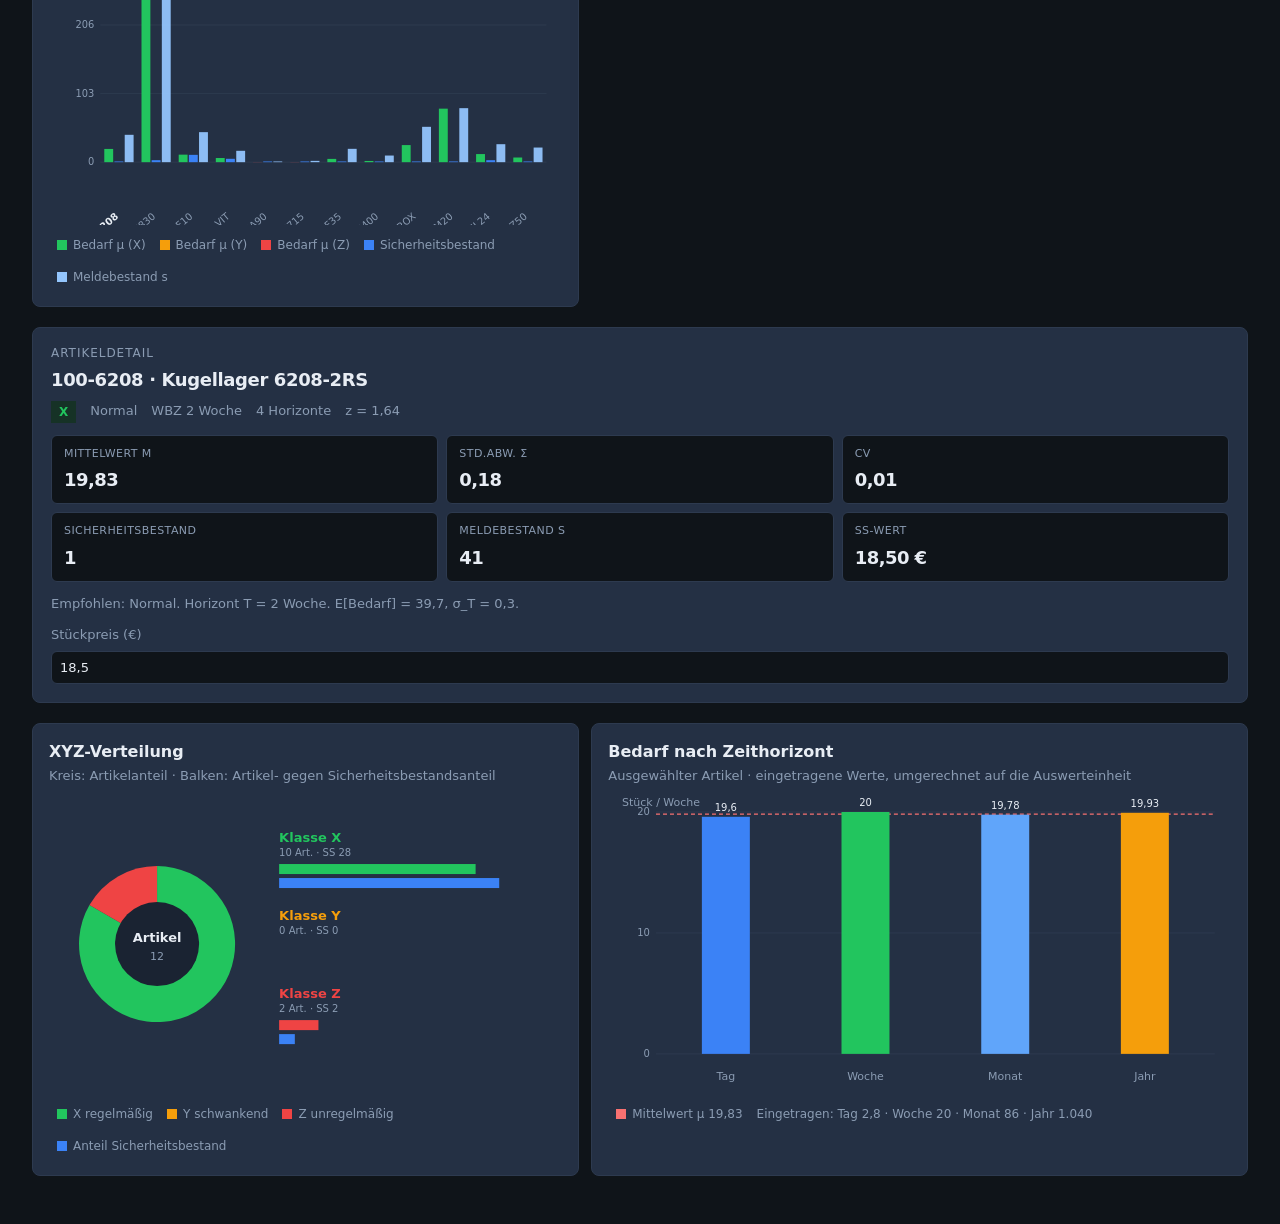
<file: programs/stochastik/index.html>
<!DOCTYPE html>
<html lang="de">
<head>
  <meta charset="UTF-8" />
  <meta name="viewport" content="width=device-width, initial-scale=1" />
  <title>Stochastische Bedarfsanalyse</title>
  <link rel="icon" type="image/svg+xml" href="img/icon.svg" />
  <link rel="icon" type="image/png" href="assets/stochastik-icon.png" />
  <link rel="stylesheet" href="styles.css" />
  <link rel="stylesheet" href="../back.css" />
</head>
<body>
  <div class="ggl-backbar"><a href="/" target="_top">← Zurück zur Hauptseite</a></div>
  <header class="topbar">
    <div class="header-brand">
      <img src="img/icon.svg" alt="" class="header-logo" width="44" height="44">
      <div>
      <p class="eyebrow">Bestandsplanung unter Unsicherheit</p>
      <div class="header-title-row">
        <h1>Stochastische Bedarfsanalyse</h1>
        <div class="header-guides" role="group" aria-label="Hilfe">
          <button type="button" class="guide-btn" id="btn-guide" aria-haspopup="dialog" aria-controls="dialog-guide" aria-expanded="false" title="Anleitung">
            <span class="guide-btn-rim" aria-hidden="true"></span>
            <span class="guide-btn-core" aria-hidden="true">?</span>
            <span class="visually-hidden">Anleitung zum Bedienen</span>
          </button>
          <button type="button" class="guide-btn guide-btn-info" id="btn-info" aria-haspopup="dialog" aria-controls="dialog-info" aria-expanded="false" title="Info zum Programm">
            <span class="guide-btn-rim" aria-hidden="true"></span>
            <span class="guide-btn-core" aria-hidden="true">i</span>
            <span class="visually-hidden">Info zur stochastischen Bedarfsanalyse</span>
          </button>
        </div>
      </div>
    </div>
    </div>
    <div class="topbar-actions">
      <label class="btn ghost">
        CSV laden
        <input id="csv-input" type="file" accept=".csv,.txt,.tsv" hidden />
      </label>
      <details class="export-menu" id="export-menu">
        <summary class="btn ghost">Ergebnis exportieren</summary>
        <div class="export-menu-list" role="menu">
          <button type="button" id="btn-pdf-preview" role="menuitem">PDF-Vorschau</button>
          <button type="button" id="btn-pdf-print" role="menuitem">Als PDF drucken</button>
          <button type="button" id="btn-export-csv" role="menuitem">CSV-Datei</button>
        </div>
      </details>
      <button id="btn-sample" class="btn" type="button">Beispieldaten</button>
    </div>
  </header>

  <main>
    <section class="kpis" id="kpis"></section>

    <section class="controls">
      <label>
        Auswertung in
        <select id="period-unit">
          <option value="Tag">Tage</option>
          <option value="Woche" selected>Wochen</option>
          <option value="Monat">Monate</option>
          <option value="Jahr">Jahre</option>
        </select>
      </label>
      <label>
        Servicegrad α
        <span class="control-value" id="sl-label">95 %</span>
        <input id="service-level" type="range" min="80" max="99.5" step="0.5" value="95" />
      </label>
      <label>
        Bestellpolitik
        <select id="policy">
          <option value="continuous">Kontinuierlich (s, Q)</option>
          <option value="periodic">Periodisch (R, S)</option>
        </select>
      </label>
      <label id="review-wrap" hidden>
        Überprüfungsintervall R
        <input id="review-interval" type="number" min="1" step="1" value="4" />
      </label>
      <label>
        Verteilung
        <select id="dist-mode">
          <option value="auto">Automatisch je Artikel</option>
          <option value="normal">Normalverteilung</option>
          <option value="poisson">Poisson</option>
          <option value="empirical">Empirisch (Perzentil)</option>
        </select>
      </label>
      <label>
        X-Grenze (CV)
        <span class="control-value" id="x-label">0,50</span>
        <input id="x-threshold" type="range" min="0.20" max="0.80" step="0.05" value="0.50" />
      </label>
      <label>
        Y-Grenze (CV)
        <span class="control-value" id="y-label">1,00</span>
        <input id="y-threshold" type="range" min="0.60" max="2.00" step="0.05" value="1.00" />
      </label>
      <p class="hint">
        Bedarf je Artikel getrennt für Tag, Woche, Monat und Jahr eintragen.
        Die Auswertung rechnet auf die gewählte Einheit um; σ kommt aus der Streuung dieser Angaben.
        SS = z(α) · σ · √(WBZ [+ R]), Meldebestand s = μ · WBZ + SS.
      </p>
    </section>

    <section class="workspace">
      <section class="table-section">
        <div class="table-head">
          <div>
            <h2>Artikelstamm</h2>
            <p>Weiße Rahmenfelder mit der Markierung „eingeben“ sind beschreibbar. Bedarf mit Komma oder Punkt, leere Horizonte zählen nicht.</p>
          </div>
          <div class="table-actions">
            <button id="btn-add" class="btn ghost" type="button">Artikel hinzufügen</button>
            <button id="btn-clear" class="btn ghost" type="button">Leeren</button>
          </div>
        </div>
        <textarea
          id="paste-area"
          rows="3"
          placeholder="Aus Excel einfügen: Artikelnr, Artikel, Tag, Woche, Monat, Jahr, WBZ, Preis"
        ></textarea>
        <div class="table-wrap">
          <table>
            <thead>
              <tr>
                <th>XYZ</th>
                <th class="entry">Artikelnr</th>
                <th class="entry">Artikel</th>
                <th class="num entry">Tag</th>
                <th class="num entry">Woche</th>
                <th class="num entry">Monat</th>
                <th class="num entry">Jahr</th>
                <th class="num entry" id="lt-head">WBZ</th>
                <th class="num">μ</th>
                <th class="num">SS</th>
                <th class="num">s / S</th>
                <th></th>
              </tr>
            </thead>
            <tbody id="item-body"></tbody>
          </table>
        </div>
      </section>

    </section>

    <section class="charts charts-wide">
      <figure class="chart-panel">
        <figcaption>
          <strong>Bedarf und Sicherheitsbestand</strong>
          <span id="result-chart-caption">Balken je Artikel in der Auswerteinheit · Bedarf μ, Sicherheitsbestand, Meldebestand s</span>
        </figcaption>
        <div id="result-chart" class="chart-host chart-host-tall"></div>
      </figure>
    </section>

    <aside class="detail" id="detail">
      <p class="empty">Artikel in der Tabelle wählen.</p>
    </aside>

    <section class="charts">
      <figure class="chart-panel">
        <figcaption>
          <strong>XYZ-Verteilung</strong>
          <span>Kreis: Artikelanteil · Balken: Artikel- gegen Sicherheitsbestandsanteil</span>
        </figcaption>
        <div id="xyz-chart" class="chart-host"></div>
      </figure>
      <figure class="chart-panel">
        <figcaption>
          <strong>Bedarf nach Zeithorizont</strong>
          <span>Ausgewählter Artikel · eingetragene Werte, umgerechnet auf die Auswerteinheit</span>
        </figcaption>
        <div id="horizon-chart" class="chart-host"></div>
      </figure>
    </section>
  </main>

  <div id="tooltip" class="tooltip" hidden></div>

  <div id="pdf-overlay" class="pdf-overlay" aria-hidden="true">
    <div class="pdf-toolbar">
      <p>DIN A4 · Im Druckdialog <strong>Als PDF speichern</strong> oder <strong>Microsoft Print to PDF</strong> wählen.</p>
      <div class="pdf-toolbar-actions">
        <button id="pdf-print" class="btn" type="button">Als PDF drucken</button>
        <button id="pdf-close" class="btn ghost" type="button">Vorschau schließen</button>
      </div>
    </div>
    <div id="pdf-stage" class="pdf-stage"></div>
  </div>

  <div id="dialog-guide" class="guide-dialog hidden" role="dialog" aria-modal="true" aria-labelledby="dialog-guide-title">
    <div class="guide-dialog-backdrop" data-close-dialog></div>
    <div class="guide-dialog-panel">
      <div class="guide-dialog-head">
        <h2 id="dialog-guide-title">Anleitung</h2>
        <button type="button" class="guide-dialog-close" data-close-dialog aria-label="Schließen">×</button>
      </div>
      <div class="guide-dialog-body">
        <ol class="guide-steps">
          <li>
            <strong>Artikelstamm füllen.</strong>
            Artikelnr, Bezeichnung, Bedarf je Tag, Woche, Monat und Jahr sowie die Wiederbeschaffungszeit (WBZ) in die weißen Eingabefelder schreiben. Leere Horizonte bleiben unberücksichtigt.
          </li>
          <li>
            <strong>Daten übernehmen.</strong>
            Aus Excel in das Textfeld einfügen, eine CSV-Datei laden oder „Beispieldaten“ nutzen. Neue Zeilen mit „Artikel hinzufügen“.
          </li>
          <li>
            <strong>Auswertung einstellen.</strong>
            Oben die Einheit (Tag, Woche, Monat, Jahr), den Servicegrad α, die Bestellpolitik (s, Q oder R, S) und bei Bedarf die XYZ-Grenzen wählen.
          </li>
          <li>
            <strong>Artikel prüfen.</strong>
            Eine Zeile anklicken. Rechts bzw. darunter erscheinen μ, σ, CV, Sicherheitsbestand, Meldebestand und das Balkendiagramm der vier Horizonte.
          </li>
          <li>
            <strong>Ergebnisse ablesen.</strong>
            Das große Balkendiagramm zeigt Bedarf, Sicherheitsbestand und s bzw. S je Artikel. XYZ-Farben kennzeichnen regelmäßig, schwankend und unregelmäßig.
          </li>
          <li>
            <strong>Sichern und ausgeben.</strong>
            Der Stamm bleibt im Browser gespeichert. Zusätzlich CSV exportieren oder über die PDF-Vorschau drucken.
          </li>
        </ol>
      </div>
    </div>
  </div>

  <div id="dialog-info" class="guide-dialog hidden" role="dialog" aria-modal="true" aria-labelledby="dialog-info-title">
    <div class="guide-dialog-backdrop" data-close-dialog></div>
    <div class="guide-dialog-panel">
      <div class="guide-dialog-head">
        <h2 id="dialog-info-title">Info zum Programm</h2>
        <button type="button" class="guide-dialog-close" data-close-dialog aria-label="Schließen">×</button>
      </div>
      <div class="guide-dialog-body">
        <p>Die stochastische Bedarfsanalyse plant Bestände unter Unsicherheit: Der Bedarf schwankt, die Wiederbeschaffung dauert, und trotzdem soll ein gewählter Servicegrad gehalten werden.</p>
        <h3>Wozu es da ist</h3>
        <p>Es beantwortet, wie unregelmäßig ein Artikel verbraucht wird und wie viel Sicherheitsbestand nötig ist, damit in der Wiederbeschaffungszeit möglichst nichts fehlt. So lassen sich Meldebestand s bzw. Bestellgrenze S aus Mittelwert, Streuung und Servicegrad ableiten.</p>
        <h3>Was das Programm kann</h3>
        <ul>
          <li>Bedarf je Artikel getrennt für Tag, Woche, Monat und Jahr erfassen und auf eine Auswerteinheit umrechnen</li>
          <li>XYZ-Klasse aus dem Variationskoeffizienten CV = σ / μ bestimmen (X regelmäßig, Y schwankend, Z unregelmäßig)</li>
          <li>Sicherheitsbestand und Meldebestand rechnen: <code>SS = z(α) · σ · √T</code>, <code>s = μ · WBZ + SS</code></li>
          <li>Normal-, Poisson- oder empirische Verteilung automatisch oder fest vorgeben</li>
          <li>Ergebnisse als Balkendiagramm, CSV und PDF zeigen</li>
        </ul>
        <p>Geeignet ist das Verfahren vor allem für Artikel mit unabhängigem Bedarf, bei denen Mittelwert und Streuung aus mehreren Zeithorizonten geschätzt werden können.</p>
      </div>
    </div>
  </div>

  <script src="app.js"></script>
  <script src="../back.js"></script>
</body>
</html>
</file>
<file: programs/abc-analyse/styles.css>
:root {
  --bg: #0f1419;
  --surface: #1a2332;
  --surface-2: #243044;
  --ink: #e8edf4;
  --muted: #8b9cb3;
  --line: #2d3a4f;
  --navy: #3b82f6;
  --accent: #3b82f6;
  --accent-hover: #2563eb;
  --a: #39ff14;
  --a-soft: rgba(57, 255, 20, 0.16);
  --b: #ff5f1f;
  --b-soft: rgba(255, 95, 31, 0.18);
  --c: #ff00e6;
  --c-soft: rgba(255, 0, 230, 0.16);
  --danger: #ef4444;
  --radius: 8px;
  --neon-b: #00e5ff;
}

* {
  box-sizing: border-box;
}

html, body {
  margin: 0;
  background: var(--bg);
  color: var(--ink);
  font-family: "Segoe UI", system-ui, -apple-system, sans-serif;
  line-height: 1.5;
}

body {
  min-height: 100vh;
}

.topbar {
  display: flex;
  justify-content: space-between;
  align-items: flex-end;
  gap: 24px;
  padding: 16px 24px;
  border-bottom: 1px solid var(--line);
  background: var(--surface);
}

.header-brand {
  display: flex;
  align-items: center;
  gap: 12px;
}

.header-logo {
  width: 44px;
  height: 44px;
  flex-shrink: 0;
  display: block;
}

.eyebrow {
  margin: 0 0 4px;
  color: var(--muted);
  font-size: 12px;
  letter-spacing: 0.08em;
  text-transform: uppercase;
}

h1, h2 {
  margin: 0;
  font-weight: 650;
  letter-spacing: -0.02em;
}

h1 {
  font-size: 28px;
  line-height: 1.15;
}

.header-title-row {
  display: flex;
  align-items: center;
  gap: 12px;
  flex-wrap: wrap;
}

.header-guides {
  display: flex;
  align-items: center;
  gap: 8px;
  padding-bottom: 4px;
}

.guide-btn {
  appearance: none;
  border: 0;
  background: transparent;
  padding: 0;
  width: 38px;
  height: 38px;
  display: inline-grid;
  place-items: center;
  cursor: pointer;
  position: relative;
  isolation: isolate;
  flex-shrink: 0;
}

.guide-btn-rim {
  position: absolute;
  inset: 0;
  border-radius: 50%;
  background: conic-gradient(from 140deg, #00e5ff, #39ff14, #67f8ff, #00e5ff);
  box-shadow:
    0 3px 0 #063a22,
    0 5px 0 #02140c,
    0 8px 14px rgba(0, 0, 0, 0.35),
    0 0 10px #00e5ff,
    0 0 18px rgba(57, 255, 20, 0.45);
}

.guide-btn-info .guide-btn-rim {
  background: conic-gradient(from 140deg, #39ff14, #00e5ff, #7dff3a, #39ff14);
  box-shadow:
    0 3px 0 #0a4a52,
    0 5px 0 #021018,
    0 8px 14px rgba(0, 0, 0, 0.35),
    0 0 10px #39ff14,
    0 0 18px rgba(0, 229, 255, 0.45);
}

.guide-btn-rim::after {
  content: "";
  position: absolute;
  inset: 0;
  border-radius: 50%;
  box-shadow: inset 0 -3px 0 rgba(0, 0, 0, 0.4), inset 0 2px 0 rgba(255, 255, 255, 0.35);
}

.guide-btn-core {
  position: relative;
  z-index: 1;
  width: 72%;
  height: 72%;
  border-radius: 50%;
  display: grid;
  place-items: center;
  background: radial-gradient(circle at 32% 26%, #2a3344 0%, #0b0e14 52%, #000 100%);
  color: #00e5ff;
  font-size: 17px;
  font-weight: 700;
  line-height: 1;
  text-shadow: 0 0 8px rgba(0, 229, 255, 0.8);
  box-shadow:
    inset 0 3px 4px rgba(255, 255, 255, 0.28),
    inset 0 -5px 7px rgba(0, 0, 0, 0.72);
}

.guide-btn-info .guide-btn-core {
  color: #39ff14;
  text-shadow: 0 0 8px rgba(57, 255, 20, 0.8);
  font-style: italic;
  font-family: Georgia, "Times New Roman", serif;
  font-size: 19px;
}

.guide-btn:hover .guide-btn-rim,
.guide-btn[aria-expanded="true"] .guide-btn-rim {
  filter: brightness(1.12);
}

.visually-hidden {
  position: absolute;
  width: 1px;
  height: 1px;
  padding: 0;
  margin: -1px;
  overflow: hidden;
  clip: rect(0, 0, 0, 0);
  white-space: nowrap;
  border: 0;
}

.hidden {
  display: none !important;
}

.guide-dialog {
  position: fixed;
  inset: 0;
  z-index: 50;
  display: grid;
  place-items: center;
  padding: 20px;
}

.guide-dialog-backdrop {
  position: absolute;
  inset: 0;
  background: rgba(28, 25, 23, 0.45);
}

.guide-dialog-panel {
  position: relative;
  z-index: 1;
  width: min(560px, 100%);
  max-height: min(88vh, 720px);
  overflow: auto;
  background: var(--surface);
  border: 1px solid var(--line);
  border-radius: var(--radius);
  color: var(--ink);
}

.guide-dialog-head {
  display: flex;
  align-items: center;
  justify-content: space-between;
  gap: 16px;
  padding: 16px 18px 10px;
  border-bottom: 1px solid var(--line);
}

.guide-dialog-head h2 {
  font-size: 18px;
}

.guide-dialog-close {
  width: 32px;
  height: 32px;
  border: 1px solid var(--line);
  border-radius: 6px;
  background: var(--bg);
  color: var(--ink);
  font-size: 20px;
  line-height: 1;
  cursor: pointer;
}

.guide-dialog-close:hover {
  border-color: var(--accent);
}

.guide-dialog-body {
  padding: 16px 18px 20px;
  font-size: 14px;
}

.guide-dialog-body h3 {
  margin: 16px 0 6px;
  font-size: 12px;
  text-transform: uppercase;
  letter-spacing: 0.06em;
  color: var(--muted);
}

.guide-dialog-body p,
.guide-dialog-body li {
  line-height: 1.55;
}

.guide-dialog-body p + p {
  margin-top: 10px;
}

.guide-dialog-body ul,
.guide-steps {
  margin: 6px 0 0 18px;
  padding: 0;
}

.guide-dialog-body li + li,
.guide-steps li + li {
  margin-top: 10px;
}

h2 {
  font-size: 18px;
}

.topbar-actions,
.table-actions {
  display: flex;
  flex-wrap: wrap;
  gap: 8px;
  align-items: center;
}

.export-menu {
  position: relative;
}

.export-menu > summary {
  list-style: none;
  display: inline-flex;
  align-items: center;
  gap: 8px;
}

.export-menu > summary::-webkit-details-marker {
  display: none;
}

.export-menu > summary::after {
  content: "";
  width: 0;
  height: 0;
  border-left: 4px solid transparent;
  border-right: 4px solid transparent;
  border-top: 5px solid currentColor;
}

.export-menu-list {
  display: none;
  position: absolute;
  right: 0;
  top: calc(100% + 4px);
  min-width: 100%;
  background: var(--surface-2);
  border: 1px solid var(--line);
  border-radius: var(--radius);
  z-index: 30;
}

.export-menu[open] > .export-menu-list {
  display: grid;
}

.export-menu-list button {
  appearance: none;
  border: 0;
  border-bottom: 1px solid var(--line);
  background: transparent;
  text-align: left;
  font: inherit;
  font-size: 13px;
  padding: 10px 14px;
  cursor: pointer;
  color: var(--ink);
  white-space: nowrap;
}

.export-menu-list button:last-child {
  border-bottom: 0;
}

.export-menu-list button:hover {
  background: var(--bg);
}

.btn {
  appearance: none;
  border: 1px solid var(--line);
  border-radius: 6px;
  background: var(--bg);
  color: var(--ink);
  padding: 8px 12px;
  font: inherit;
  font-size: 13px;
  cursor: pointer;
}

.btn.ghost {
  background: var(--bg);
  color: var(--ink);
  border-color: var(--line);
}

.btn:hover {
  border-color: var(--accent);
  background: var(--surface);
}

.btn.ghost:hover {
  border-color: var(--accent);
  background: var(--surface);
}

#btn-sample.btn {
  background: var(--accent);
  border-color: var(--accent);
  color: #fff;
}

#btn-sample.btn:hover {
  background: var(--accent-hover);
  border-color: var(--accent-hover);
}

main {
  padding: 24px 32px 48px;
  display: grid;
  gap: 20px;
}

.kpis {
  display: grid;
  grid-template-columns: repeat(4, minmax(0, 1fr));
  gap: 12px;
}

.kpi {
  background: var(--surface);
  border: 1px solid var(--line);
  border-radius: var(--radius);
  padding: 16px 18px;
}

.kpi .label {
  margin: 0;
  color: var(--muted);
  font-size: 12px;
}

.kpi .value {
  margin: 6px 0 0;
  font-size: 26px;
  font-weight: 650;
  letter-spacing: -0.03em;
}

.kpi .sub {
  margin: 4px 0 0;
  color: var(--muted);
  font-size: 13px;
}

.kpi.a { border-top: 3px solid var(--a); box-shadow: inset 0 0 12px rgba(57, 255, 20, 0.08); }
.kpi.b { border-top: 3px solid var(--b); box-shadow: inset 0 0 12px rgba(255, 95, 31, 0.08); }
.kpi.c { border-top: 3px solid var(--c); box-shadow: inset 0 0 12px rgba(255, 0, 230, 0.08); }

.controls {
  display: grid;
  grid-template-columns: 220px 220px 1fr;
  gap: 20px;
  align-items: start;
}

.controls label {
  display: grid;
  gap: 6px;
  font-size: 13px;
  color: var(--muted);
}

.control-value {
  color: var(--ink);
  font-weight: 650;
}

input[type="range"] {
  width: 100%;
  accent-color: #ffd000;
}

#a-threshold,
#b-threshold {
  accent-color: #ffd000;
}

.hint {
  margin: 0;
  color: var(--muted);
  font-size: 13px;
  max-width: 52ch;
}

.charts {
  display: grid;
  grid-template-columns: 1.4fr 1fr;
  gap: 12px;
}

.chart-panel {
  margin: 0;
  background: var(--surface);
  border: 1px solid var(--line);
  border-radius: var(--radius);
  padding: 16px 16px 8px;
}

figcaption {
  display: grid;
  gap: 2px;
  margin-bottom: 8px;
}

figcaption span {
  color: var(--muted);
  font-size: 13px;
}

.chart-host {
  min-height: 320px;
}

#pareto-chart svg,
#class-chart svg {
  background: #0f1419;
}

#pdf-pareto svg,
#pdf-class svg {
  background: #fff;
}

.table-section {
  display: grid;
  gap: 12px;
}

.table-head {
  display: flex;
  justify-content: space-between;
  gap: 16px;
  align-items: end;
}

.table-head p,
.muted {
  margin: 4px 0 0;
  color: var(--muted);
  font-size: 13px;
}

#paste-area {
  width: 100%;
  resize: vertical;
  border: 1px solid var(--line);
  border-radius: var(--radius);
  background: var(--bg);
  color: var(--ink);
  font: inherit;
  padding: 10px 12px;
}

.table-wrap {
  overflow: auto;
  border: 1px solid var(--line);
  border-radius: var(--radius);
  background: var(--surface);
}

table {
  width: 100%;
  border-collapse: collapse;
  font-size: 13px;
}

th, td {
  padding: 8px 10px;
  border-bottom: 1px solid var(--line);
  text-align: left;
  vertical-align: middle;
}

th {
  font-size: 11px;
  letter-spacing: 0.04em;
  text-transform: uppercase;
  color: var(--muted);
  font-weight: 600;
  background: var(--surface-2);
}

.num {
  text-align: right;
  font-variant-numeric: tabular-nums;
}

td input {
  width: 100%;
  min-width: 0;
  border: 1px solid transparent;
  background: transparent;
  font: inherit;
  color: inherit;
  padding: 4px 6px;
}

td input:focus {
  outline: 1px solid var(--accent);
  background: var(--surface-2);
}

.badge {
  display: inline-block;
  min-width: 1.6em;
  text-align: center;
  padding: 2px 8px;
  font-weight: 700;
  font-size: 12px;
}

.badge.A { background: var(--a-soft); color: var(--a); }
.badge.B { background: var(--b-soft); color: var(--b); }
.badge.C { background: var(--c-soft); color: var(--c); }

.icon-btn {
  border: 0;
  background: transparent;
  color: var(--muted);
  cursor: pointer;
  font-size: 16px;
  padding: 4px 8px;
}

.icon-btn:hover {
  color: var(--danger);
}

.legend {
  display: flex;
  flex-wrap: wrap;
  gap: 14px;
  padding: 4px 8px 12px;
  font-size: 12px;
  color: var(--muted);
}

.legend i {
  display: inline-block;
  width: 10px;
  height: 10px;
  margin-right: 6px;
  vertical-align: -1px;
}

.tooltip {
  position: fixed;
  z-index: 20;
  pointer-events: none;
  background: #0b0e14;
  color: #e8edf4;
  border: 1px solid var(--line);
  border-radius: 6px;
  font-size: 12px;
  padding: 8px 10px;
  max-width: 240px;
}

.empty {
  padding: 28px;
  text-align: center;
  color: var(--muted);
}

@media (max-width: 1100px) {
  .kpis,
  .charts,
  .controls {
    grid-template-columns: 1fr 1fr;
  }
}

@media (max-width: 720px) {
  .topbar,
  main {
    padding-left: 16px;
    padding-right: 16px;
  }

  .topbar,
  .table-head,
  .kpis,
  .charts,
  .controls {
    grid-template-columns: 1fr;
    display: grid;
  }
}

.pdf-overlay {
  display: none;
  position: fixed;
  inset: 0;
  z-index: 40;
  background: #0b1016;
  flex-direction: column;
}

.pdf-overlay.is-open,
.pdf-overlay.is-printing {
  display: flex;
}

.pdf-toolbar {
  flex: 0 0 auto;
  display: flex;
  justify-content: space-between;
  align-items: center;
  gap: 16px;
  padding: 12px 20px;
  background: var(--surface);
  border-bottom: 1px solid var(--line);
}

.pdf-toolbar p {
  margin: 0;
  font-size: 13px;
  color: var(--muted);
}

.pdf-toolbar-actions {
  display: flex;
  gap: 8px;
}

.pdf-stage {
  flex: 1;
  overflow: auto;
  padding: 24px 16px 40px;
}

.pdf-page {
  width: 210mm;
  height: 297mm;
  margin: 0 auto 18px;
  padding: 12mm 14mm 11mm;
  background: #fff;
  color: #1c1917;
  display: flex;
  flex-direction: column;
  gap: 8px;
  overflow: hidden;
}

.pdf-page-head {
  display: flex;
  justify-content: space-between;
  align-items: flex-end;
  gap: 16px;
  padding-bottom: 8px;
  border-bottom: 2px solid #1e3a5f;
}

.pdf-page-head h1 {
  font-size: 20px;
}

.pdf-page-head .eyebrow {
  font-size: 10px;
}

.pdf-meta {
  display: flex;
  flex-wrap: wrap;
  gap: 16px;
  font-size: 11px;
  color: #57534e;
}

.pdf-kpis {
  display: grid;
  grid-template-columns: repeat(4, minmax(0, 1fr));
  gap: 8px;
}

.pdf-kpis .kpi {
  padding: 10px 12px;
}

.pdf-kpis .value {
  font-size: 18px;
}

.pdf-page .kpi {
  background: #fff;
  border: 1px solid #d6d3cd;
  color: #1c1917;
  box-shadow: none;
}

.pdf-page .kpi .label,
.pdf-page .kpi .sub {
  color: #57534e;
}

.pdf-note {
  margin: 0;
  font-size: 11px;
  color: #57534e;
  line-height: 1.4;
}

.pdf-chart {
  border: 1px solid #d6d3cd;
  padding: 8px 10px 4px;
}

.pdf-chart figcaption {
  margin-bottom: 4px;
}

.pdf-chart figcaption strong {
  font-size: 12px;
}

.pdf-chart figcaption span,
.pdf-chart .legend {
  font-size: 10px;
}

.pdf-chart .chart-host {
  min-height: 0;
}

.pdf-body {
  flex: 1;
  min-height: 0;
  display: flex;
  flex-direction: column;
  gap: 8px;
}

.pdf-table {
  width: 100%;
  border-collapse: collapse;
  font-size: 10px;
}

.pdf-table th,
.pdf-table td {
  padding: 4px 6px;
  border-bottom: 1px solid #d6d3cd;
}

.pdf-table th {
  background: #eeebe4;
  font-size: 9px;
}

.pdf-table td:nth-child(3) {
  word-break: break-word;
}

.pdf-table tr {
  break-inside: avoid;
}

.pdf-foot {
  margin-top: auto;
  padding-top: 6px;
  border-top: 1px solid #d6d3cd;
  display: flex;
  justify-content: space-between;
  font-size: 10px;
  color: #57534e;
}

body.pdf-open {
  overflow: hidden;
}

@media print {
  @page {
    size: A4 portrait;
    margin: 0;
  }

  html, body {
    background: #fff !important;
    margin: 0;
  }

  body > :not(#pdf-overlay) {
    display: none !important;
  }

  .pdf-overlay,
  .pdf-overlay.is-open,
  .pdf-overlay.is-printing {
    display: block !important;
    position: static;
    background: #fff;
    inset: auto;
  }

  .pdf-toolbar {
    display: none !important;
  }

  .pdf-stage {
    padding: 0;
    overflow: visible;
  }

  .pdf-page {
    width: 210mm;
    height: 297mm;
    margin: 0;
    padding: 12mm 14mm 11mm;
    overflow: hidden;
    page-break-after: always;
    break-after: page;
  }

  .pdf-page:last-child {
    page-break-after: auto;
    break-after: auto;
  }

  .chart-host svg {
    max-width: 100%;
  }
}
</file>
<file: programs/back.css>
.ggl-backbar {
  background: #12100e;
  color: #f3eee4;
  padding: 10px 16px;
  font-family: "IBM Plex Sans", system-ui, sans-serif;
}

.ggl-backbar a {
  color: #f3eee4;
  text-decoration: none;
  font-weight: 600;
}

.ggl-backbar a:hover {
  color: #d4a574;
}

@media print {
  .ggl-backbar {
    display: none !important;
  }
}
</file>
<file: programs/abc-lagerzonen/css/app.css>
:root {
  --bg: #0f1419;
  --paper: #1a2332;
  --surface: #1a2332;
  --surface-2: #243044;
  --ink: #e8edf4;
  --muted: #8b9cb3;
  --line: #2d3a4f;
  --line-strong: #3d4d66;
  --accent: #3b82f6;
  --accent-hover: #2563eb;
  --c: #f97316;
  --c-dim: #7c3410;
  --b: #eab308;
  --b-dim: #713f12;
  --a: #64748b;
  --a-dim: #334155;
  --empty: #334155;
  --wa: #22c55e;
  --focus: #3b82f6;
  --danger: #ef4444;
  --mono: "Consolas", "Courier New", monospace;
  --sans: "Segoe UI", system-ui, -apple-system, sans-serif;
}

* { box-sizing: border-box; }

html, body {
  margin: 0;
  background: var(--bg);
  color: var(--ink);
  font-family: var(--sans);
  font-size: 14px;
  line-height: 1.45;
  color-scheme: dark;
}

h1, h2 {
  margin: 0;
  font-weight: 600;
  letter-spacing: -0.02em;
}

h1 { font-size: 22px; }
h2 { font-size: 12px; text-transform: uppercase; letter-spacing: 0.08em; color: var(--muted); }

.topbar {
  display: flex;
  justify-content: space-between;
  align-items: center;
  gap: 24px;
  padding: 20px 28px 16px;
  border-bottom: 1px solid var(--line);
  background: var(--paper);
}

.header-title-row {
  display: flex;
  align-items: center;
  gap: 12px;
  flex-wrap: wrap;
}

.header-guides {
  display: flex;
  align-items: center;
  gap: 8px;
}

.guide-btn {
  appearance: none;
  border: 0;
  background: transparent;
  padding: 0;
  width: 38px;
  height: 38px;
  display: inline-grid;
  place-items: center;
  cursor: pointer;
  position: relative;
  isolation: isolate;
  flex-shrink: 0;
}

.guide-btn-rim {
  position: absolute;
  inset: 0;
  border-radius: 50%;
  background: conic-gradient(from 140deg, #00e5ff, #39ff14, #67f8ff, #00e5ff);
  box-shadow:
    0 3px 0 #063a22,
    0 5px 0 #02140c,
    0 8px 14px rgba(0, 0, 0, 0.35),
    0 0 10px #00e5ff,
    0 0 18px rgba(57, 255, 20, 0.45);
}

.guide-btn-info .guide-btn-rim {
  background: conic-gradient(from 140deg, #39ff14, #00e5ff, #7dff3a, #39ff14);
  box-shadow:
    0 3px 0 #0a4a52,
    0 5px 0 #021018,
    0 8px 14px rgba(0, 0, 0, 0.35),
    0 0 10px #39ff14,
    0 0 18px rgba(0, 229, 255, 0.45);
}

.guide-btn-rim::after {
  content: "";
  position: absolute;
  inset: 0;
  border-radius: 50%;
  box-shadow: inset 0 -3px 0 rgba(0, 0, 0, 0.4), inset 0 2px 0 rgba(255, 255, 255, 0.35);
}

.guide-btn-core {
  position: relative;
  z-index: 1;
  width: 72%;
  height: 72%;
  border-radius: 50%;
  display: grid;
  place-items: center;
  background: radial-gradient(circle at 32% 26%, #2a3344 0%, #0b0e14 52%, #000 100%);
  color: #00e5ff;
  font-size: 1.05rem;
  font-weight: 700;
  line-height: 1;
  text-shadow: 0 0 8px rgba(0, 229, 255, 0.8);
  box-shadow:
    inset 0 3px 4px rgba(255, 255, 255, 0.28),
    inset 0 -5px 7px rgba(0, 0, 0, 0.72);
}

.guide-btn-info .guide-btn-core {
  color: #39ff14;
  text-shadow: 0 0 8px rgba(57, 255, 20, 0.8);
  font-style: italic;
  font-family: Georgia, "Times New Roman", serif;
  font-size: 1.2rem;
}

.guide-btn:hover .guide-btn-rim,
.guide-btn[aria-expanded="true"] .guide-btn-rim {
  filter: brightness(1.12);
}

.guide-btn:focus-visible {
  outline: 2px solid var(--accent);
  outline-offset: 3px;
  border-radius: 50%;
}

.visually-hidden {
  position: absolute;
  width: 1px;
  height: 1px;
  padding: 0;
  margin: -1px;
  overflow: hidden;
  clip: rect(0, 0, 0, 0);
  white-space: nowrap;
  border: 0;
}

.hidden {
  display: none !important;
}

.guide-dialog {
  position: fixed;
  inset: 0;
  z-index: 40;
  display: grid;
  place-items: center;
  padding: 1.25rem;
}

.guide-dialog-backdrop {
  position: absolute;
  inset: 0;
  background: rgba(2, 6, 12, 0.72);
}

.guide-dialog-panel {
  position: relative;
  z-index: 1;
  width: min(560px, 100%);
  max-height: min(88vh, 720px);
  overflow: auto;
  background: var(--paper);
  border: 1px solid var(--line-strong);
  border-radius: 8px;
  box-shadow: 0 16px 48px rgba(0, 0, 0, 0.55);
}

.guide-dialog-head {
  display: flex;
  align-items: center;
  justify-content: space-between;
  gap: 1rem;
  padding: 1rem 1.15rem 0.65rem;
  border-bottom: 1px solid var(--line);
}

.guide-dialog-head h2 {
  font-size: 18px;
  text-transform: none;
  letter-spacing: -0.02em;
  color: var(--ink);
}

.guide-dialog-close {
  width: 2rem;
  height: 2rem;
  border: 1px solid var(--line-strong);
  border-radius: 6px;
  background: var(--paper);
  color: var(--ink);
  font-size: 1.25rem;
  line-height: 1;
  cursor: pointer;
}

.guide-dialog-close:hover {
  background: var(--surface-2);
  border-color: var(--accent);
}

.guide-dialog-body {
  padding: 1rem 1.15rem 1.25rem;
  font-size: 0.92rem;
  color: var(--ink);
}

.guide-dialog-body h3 {
  margin: 1rem 0 0.4rem;
  font-size: 12px;
  text-transform: uppercase;
  letter-spacing: 0.08em;
  color: var(--muted);
}

.guide-dialog-body p,
.guide-dialog-body li {
  color: var(--ink);
  line-height: 1.55;
}

.guide-dialog-body p + p {
  margin-top: 0.65rem;
}

.guide-dialog-body ul,
.guide-steps {
  margin: 0.35rem 0 0 1.15rem;
}

.guide-dialog-body li + li,
.guide-steps li + li {
  margin-top: 0.65rem;
}

.brand {
  display: flex;
  align-items: center;
  gap: 14px;
}

.brand-icon {
  width: 48px;
  height: 48px;
  border-radius: 50%;
  object-fit: cover;
  flex-shrink: 0;
  background: transparent;
}

.eyebrow {
  margin: 0 0 2px;
  font-size: 11px;
  letter-spacing: 0.14em;
  text-transform: uppercase;
  color: var(--muted);
}

.sub { margin: 4px 0 0; color: var(--muted); }

.top-actions {
  display: flex;
  flex-wrap: wrap;
  gap: 8px;
}

.btn, .file-btn {
  appearance: none;
  border: 1px solid var(--line);
  background: var(--bg);
  color: var(--ink);
  padding: 8px 14px;
  font: 500 13px/1.2 var(--sans);
  letter-spacing: 0.01em;
  cursor: pointer;
  border-radius: 8px;
  transition: background 0.15s ease, border-color 0.15s ease, color 0.15s ease;
}

.btn:hover, .file-btn:hover {
  background: var(--surface-2);
  border-color: var(--accent);
}

.btn:active, .file-btn:active { background: #2d3a52; }

.btn:focus-visible, .file-btn:focus-visible, .tab:focus-visible, .chip:focus-visible,
.rack-btn:focus-visible, .row-del:focus-visible, .pal-item:focus-visible {
  outline: 2px solid var(--accent);
  outline-offset: 2px;
}

.btn.primary {
  background: var(--accent);
  color: #fff;
  border-color: var(--accent);
}

.btn.primary:hover {
  background: var(--accent-hover);
  border-color: var(--accent-hover);
}

.btn.primary:active { background: #1d4ed8; }

.btn:disabled, .btn[disabled] {
  opacity: 0.45;
  cursor: not-allowed;
}

.btn.ghost:hover, .file-btn:hover { background: var(--surface-2); }

.file-btn input { display: none; }

.layout {
  display: grid;
  grid-template-columns: 320px minmax(0, 1fr);
  min-height: calc(100vh - 92px);
}

.side {
  border-right: 1px solid var(--line);
  padding: 8px 0 32px;
  background: var(--paper);
}

.panel {
  padding: 16px 22px 8px;
  border-bottom: 1px solid var(--line);
}

.note, .hint { color: var(--muted); font-size: 13px; }
.hint { margin-top: 6px; }

.zone-key {
  list-style: none;
  margin: 12px 0 8px;
  padding: 0;
}

.zone-key li {
  display: flex;
  gap: 8px;
  align-items: flex-start;
  margin-bottom: 8px;
  font-size: 13px;
}

.swatch {
  width: 12px;
  height: 12px;
  margin-top: 3px;
  flex: 0 0 12px;
}

.swatch.z-c { background: var(--c); }
.swatch.z-b { background: var(--b); }
.swatch.z-a { background: var(--a); }

.slider {
  display: flex;
  flex-direction: column;
  gap: 6px;
  margin: 12px 0;
  font-size: 13px;
}

.slider em { font-style: normal; font-weight: 600; }

input[type="range"] { width: 100%; accent-color: var(--accent); }

.kpi-grid {
  display: grid;
  grid-template-columns: 1fr 1fr;
  gap: 10px 12px;
  margin: 12px 0;
}

.kpi {
  border: 1px solid var(--line);
  padding: 8px 10px;
  border-radius: 8px;
  background: var(--bg);
}

.kpi .v {
  font-size: 18px;
  font-weight: 600;
  font-variant-numeric: tabular-nums;
}

.kpi .l { color: var(--muted); font-size: 11px; text-transform: uppercase; letter-spacing: 0.06em; }

.pareto svg { width: 100%; height: 120px; display: block; }

.spec { margin: 10px 0 12px; }
.spec div {
  display: flex;
  justify-content: space-between;
  gap: 12px;
  padding: 4px 0;
  border-bottom: 1px dotted var(--line);
  font-size: 13px;
}
.spec dt { color: var(--muted); }
.spec dd { margin: 0; font-variant-numeric: tabular-nums; }

.stage {
  display: flex;
  flex-direction: column;
  min-width: 0;
  min-height: 0;
}

.stage-bar {
  display: flex;
  justify-content: space-between;
  align-items: center;
  gap: 12px;
  padding: 10px 18px;
  border-bottom: 1px solid var(--line);
  background: var(--paper);
}

.tabs {
  display: flex;
  gap: 4px;
  padding: 4px;
  background: var(--bg);
  border: 1px solid var(--line);
  border-radius: 10px;
}

.tab {
  border: 1px solid transparent;
  background: transparent;
  padding: 7px 12px;
  margin: 0;
  font: 500 13px/1 var(--sans);
  cursor: pointer;
  color: var(--muted);
  border-radius: 7px;
  transition: background 0.15s ease, color 0.15s ease, border-color 0.15s ease;
}

.tab:hover { color: var(--ink); background: var(--surface-2); }

.tab.on {
  background: linear-gradient(180deg, #2563eb 0%, #1d4ed8 100%);
  color: #fff;
  border-color: var(--accent);
  box-shadow: 0 0 0 1px rgba(59, 130, 246, 0.35);
  position: relative;
  z-index: 1;
}

.stage-hint { margin: 0; color: var(--muted); font-size: 12px; }

.rack-nav { display: flex; gap: 4px; margin-left: auto; }

.rack-btn {
  border: 1px solid var(--line);
  background: var(--bg);
  width: 32px;
  height: 32px;
  font: 500 12px/1 var(--sans);
  cursor: pointer;
  border-radius: 8px;
  color: var(--muted);
  transition: background 0.15s ease, color 0.15s ease, border-color 0.15s ease;
}

.rack-btn:hover { color: var(--ink); border-color: var(--line-strong); }

.rack-btn.on {
  background: var(--accent);
  color: #fff;
  border-color: var(--accent);
}

.canvas-wrap {
  flex: 1;
  min-height: 420px;
  background: #111827;
  overflow: auto;
}

.canvas-wrap svg {
  display: block;
  margin: 12px auto;
}

.slot { cursor: pointer; }
.slot:hover .face { filter: brightness(1.18); }
.slot.sel .face { stroke: #93c5fd; stroke-width: 1.6; }

.detail {
  border-top: 1px solid var(--line);
  background: var(--paper);
  padding: 12px 18px 16px;
  height: 108px;
  min-height: 108px;
  max-height: 108px;
  overflow: auto;
}

.detail h3 {
  margin: 0 0 6px;
  font-size: 14px;
}

.detail-grid {
  display: grid;
  grid-template-columns: repeat(auto-fill, minmax(160px, 1fr));
  gap: 6px 16px;
  font-size: 13px;
}

.detail-grid span { color: var(--muted); }

.table-wrap {
  border-top: 1px solid var(--line);
  background: var(--paper);
}

.table-bar {
  display: flex;
  align-items: center;
  gap: 12px;
  padding: 12px 22px;
  border-bottom: 1px solid var(--line);
}

.table-bar h2 { margin-right: auto; }

.article-form {
  display: grid;
  grid-template-columns: 160px minmax(180px, 1fr) 120px auto;
  gap: 10px 12px;
  align-items: end;
  padding: 12px 22px;
  border-bottom: 1px solid var(--line);
  background: var(--bg);
}

.article-form .hint {
  grid-column: 1 / -1;
  margin: 0;
  min-height: 1.2em;
}

.article-form .btn { height: 36px; padding-inline: 16px; }

#search {
  border: 1px solid var(--line);
  background: var(--bg);
  padding: 8px 12px;
  font: 13px var(--sans);
  width: 200px;
  border-radius: 8px;
}

.filters { display: flex; gap: 6px; }

.chip {
  border: 1px solid var(--line);
  background: var(--bg);
  padding: 6px 12px;
  font: 500 12px/1 var(--sans);
  cursor: pointer;
  border-radius: 999px;
  color: var(--muted);
  transition: background 0.15s ease, color 0.15s ease, border-color 0.15s ease;
}

.chip:hover { color: var(--ink); border-color: var(--line-strong); }

.chip.on {
  background: var(--accent);
  color: #fff;
  border-color: var(--accent);
}

.table-scroll { max-height: 320px; overflow: auto; }

table {
  width: 100%;
  border-collapse: collapse;
  font-size: 13px;
}

th, td {
  text-align: left;
  padding: 7px 12px;
  border-bottom: 1px solid var(--line);
  white-space: nowrap;
}

th { color: var(--muted); font-weight: 500; font-size: 11px; text-transform: uppercase; letter-spacing: 0.06em; }
.num { text-align: right; font-variant-numeric: tabular-nums; }
.cell-in {
  width: 100%;
  min-width: 4em;
  border: 1px solid transparent;
  background: transparent;
  font: inherit;
  color: inherit;
  padding: 3px 6px;
}

.cell-in:focus {
  border-color: var(--line-strong);
  background: var(--bg);
  outline: none;
}

.cell-in.num {
  width: 7em;
  text-align: right;
  font-variant-numeric: tabular-nums;
}

.row-del {
  border: 1px solid var(--line);
  background: var(--bg);
  padding: 5px 10px;
  font: 500 12px/1 var(--sans);
  cursor: pointer;
  border-radius: 7px;
  color: var(--muted);
  transition: background 0.15s ease, color 0.15s ease, border-color 0.15s ease;
}

.row-del:hover {
  background: #3a1d1d;
  border-color: var(--danger);
  color: #fca5a5;
}

.pill {
  display: inline-block;
  min-width: 22px;
  text-align: center;
  padding: 2px 8px;
  font-weight: 600;
  font-size: 11px;
  letter-spacing: 0.04em;
  color: #fff;
  border-radius: 999px;
}
.pill.C { background: var(--c); }
.pill.B { background: var(--b); }
.pill.A { background: var(--a); }

.dim { fill: none; stroke: var(--muted); stroke-width: 1; }
.dim-text {
  fill: var(--muted);
  font-size: 11px;
  font-family: var(--sans);
}

.title-block {
  fill: var(--paper);
  stroke: var(--line-strong);
}

.designer-only { display: none; }
body.view-custom .designer-only { display: block; }
body.view-custom .abc-only { display: none; }
body.view-custom .layout {
  height: calc(100vh - 92px);
  min-height: 0;
  overflow: hidden;
}
body.view-custom .stage {
  overflow: hidden;
  min-height: 0;
}
body.view-custom .side { display: block; overflow: auto; max-height: calc(100vh - 92px); }
body.view-custom .canvas-wrap.designer-only {
  display: flex;
  flex-direction: column;
}
body.view-custom .rack-nav { display: none; }
#btn-reset-view,
#btn-nav-view { display: none; white-space: nowrap; }
body.view-custom #btn-reset-view,
body.view-custom #btn-nav-view { display: inline-block; }
#btn-nav-view.on {
  background: var(--accent);
  color: #fff;
  border-color: var(--accent);
}

.cm-grid {
  display: grid;
  grid-template-columns: 1fr 1fr;
  gap: 10px;
  margin: 10px 0 12px;
}

.cm-field {
  display: flex;
  flex-direction: column;
  gap: 4px;
  font-size: 11px;
  text-transform: uppercase;
  letter-spacing: 0.06em;
  color: var(--muted);
}

.cm-field.wide { grid-column: 1 / -1; }

.cm-field input,
.cm-field select {
  border: 1px solid var(--line-strong);
  background: var(--bg);
  color: var(--ink);
  padding: 7px 10px;
  font: 500 13px/1.2 var(--sans);
  text-transform: none;
  letter-spacing: 0;
  border-radius: 8px;
}

.cm-field input[type="number"] { font-variant-numeric: tabular-nums; }

.cm-field span {
  font-size: 11px;
  color: var(--muted);
  text-transform: lowercase;
  letter-spacing: 0;
}

.obj-fields {
  display: grid;
  grid-template-columns: 1fr 1fr;
  gap: 10px;
  margin: 10px 0 8px;
}

.obj-fields[hidden],
#wrap-levels[hidden] {
  display: none;
}

.obj-actions {
  grid-column: 1 / -1;
  display: flex;
  flex-wrap: wrap;
  gap: 6px;
  margin-top: 4px;
}

.palette {
  display: flex;
  flex-direction: column;
  gap: 12px;
  margin: 10px 0 12px;
}

.pal-group h3 {
  margin: 0 0 6px;
  font-size: 11px;
  font-weight: 600;
  text-transform: uppercase;
  letter-spacing: 0.08em;
  color: var(--muted);
}

.pal-list { display: flex; flex-direction: column; gap: 4px; }

.pal-item {
  display: grid;
  grid-template-columns: 36px 1fr;
  gap: 8px;
  align-items: center;
  border: 1px solid var(--line);
  background: var(--bg);
  padding: 8px 10px;
  cursor: grab;
  text-align: left;
  font: 500 13px/1.25 var(--sans);
  color: var(--ink);
  border-radius: 8px;
  transition: background 0.15s ease, border-color 0.15s ease;
}

.pal-item:hover, .pal-item.on {
  border-color: var(--accent);
  background: var(--surface);
}
.pal-item:active { cursor: grabbing; }

.pal-item small {
  display: block;
  color: var(--muted);
  font-weight: 400;
  font-size: 11px;
}

.pal-swatch {
  width: 36px;
  height: 28px;
  border: 1px solid var(--line-strong);
  border-radius: 5px;
}

.pal-swatch.regal { background: #3b82f6; }
.pal-swatch.tisch { background: #d97706; }
.pal-swatch.maschine { background: #64748b; }

.custom-stage {
  display: none;
  flex: 1;
  min-width: 0;
  min-height: 0;
  overflow: hidden;
  overscroll-behavior: none;
}

.custom-floor-host {
  flex: 1;
  min-width: 0;
  min-height: 0;
  overflow: hidden;
  overscroll-behavior: none;
  display: flex;
  align-items: center;
  justify-content: center;
  padding: 16px;
  background: #111827;
}

#custom-svg {
  margin: 0;
  background: #111827;
  max-width: 100%;
  max-height: 100%;
  flex-shrink: 0;
  overflow: hidden;
  cursor: default;
  touch-action: none;
  user-select: none;
}

.custom-stage.nav-on #custom-svg { cursor: grab; }

.custom-stage.panning,
.custom-stage.panning #custom-svg,
.custom-stage.panning #custom-svg .item {
  cursor: grabbing;
}

#custom-svg .item { cursor: grab; }
#custom-svg .item.dragging { cursor: grabbing; }
#custom-svg .item.sel .body { stroke: #93c5fd; stroke-width: 8; }
#custom-svg .rot-btn { cursor: pointer; }
#custom-svg .rot-btn:hover circle { fill: #facc15; }

@media (max-width: 1100px) {
  .layout { grid-template-columns: 1fr; }
  .side { border-right: 0; border-bottom: 1px solid var(--line); }
}

@media (max-width: 900px) {
  .article-form {
    grid-template-columns: 1fr 1fr;
  }
  .article-form .btn { grid-column: 1 / -1; }
}
</file>
<file: programs/bestellpunktverfahren/css/style.css>
*,
*::before,
*::after {
  box-sizing: border-box;
  margin: 0;
  padding: 0;
}

:root {
  --bg: #0f1419;
  --surface: #1a2332;
  --surface-2: #243044;
  --border: #2d3a4f;
  --text: #e8edf4;
  --text-muted: #8b9cb3;
  --accent: #3b82f6;
  --accent-hover: #2563eb;
  --danger: #ef4444;
  --success: #22c55e;
  --warn: #fbbf24;
  --neon-a: #39ff14;
  --neon-b: #00e5ff;
  --radius: 8px;
  --font: "Segoe UI", system-ui, -apple-system, sans-serif;
}

body {
  font-family: var(--font);
  background: var(--bg);
  color: var(--text);
  min-height: 100vh;
  line-height: 1.5;
}

.hidden {
  display: none !important;
}

.header {
  padding: 1rem 1.5rem;
  border-bottom: 1px solid var(--border);
  background: var(--surface);
}

.header-inner {
  display: flex;
  align-items: flex-start;
  justify-content: space-between;
  gap: 1.5rem;
  flex-wrap: wrap;
}

.header-brand {
  display: flex;
  align-items: center;
  gap: 0.75rem;
}

.header-logo {
  width: 44px;
  height: 44px;
  flex-shrink: 0;
  display: block;
}

.header-title-row {
  display: flex;
  align-items: center;
  gap: 0.75rem;
  flex-wrap: wrap;
}

.header h1 {
  font-size: 1.5rem;
  font-weight: 700;
  letter-spacing: -0.02em;
}

.header-guides {
  display: flex;
  align-items: center;
  gap: 0.45rem;
}

.guide-btn {
  appearance: none;
  border: 0;
  background: transparent;
  padding: 0;
  width: 38px;
  height: 38px;
  display: inline-grid;
  place-items: center;
  cursor: pointer;
  position: relative;
  isolation: isolate;
  flex-shrink: 0;
}

.guide-btn-rim {
  position: absolute;
  inset: 0;
  border-radius: 50%;
  background: conic-gradient(from 140deg, #00e5ff, #39ff14, #67f8ff, #00e5ff);
  box-shadow:
    0 3px 0 #063a22,
    0 5px 0 #02140c,
    0 8px 14px rgba(0, 0, 0, 0.5),
    0 0 10px #00e5ff,
    0 0 18px rgba(57, 255, 20, 0.5);
}

.guide-btn-info .guide-btn-rim {
  background: conic-gradient(from 140deg, #39ff14, #00e5ff, #7dff3a, #39ff14);
  box-shadow:
    0 3px 0 #0a4a52,
    0 5px 0 #021018,
    0 8px 14px rgba(0, 0, 0, 0.5),
    0 0 10px #39ff14,
    0 0 18px rgba(0, 229, 255, 0.5);
}

.guide-btn-rim::after {
  content: "";
  position: absolute;
  inset: 0;
  border-radius: 50%;
  box-shadow: inset 0 -3px 0 rgba(0, 0, 0, 0.4), inset 0 2px 0 rgba(255, 255, 255, 0.35);
}

.guide-btn-core {
  position: relative;
  z-index: 1;
  width: 72%;
  height: 72%;
  border-radius: 50%;
  display: grid;
  place-items: center;
  background: radial-gradient(circle at 32% 26%, #2a3344 0%, #0b0e14 52%, #000 100%);
  color: #00e5ff;
  font-size: 1.05rem;
  font-weight: 700;
  line-height: 1;
  text-shadow: 0 0 8px rgba(0, 229, 255, 0.8);
  box-shadow:
    inset 0 3px 4px rgba(255, 255, 255, 0.28),
    inset 0 -5px 7px rgba(0, 0, 0, 0.72);
}

.guide-btn-info .guide-btn-core {
  color: #39ff14;
  text-shadow: 0 0 8px rgba(57, 255, 20, 0.8);
  font-style: italic;
  font-family: Georgia, "Times New Roman", serif;
  font-size: 1.2rem;
}

.guide-btn:hover .guide-btn-rim,
.guide-btn[aria-expanded="true"] .guide-btn-rim {
  filter: brightness(1.12);
}

.visually-hidden {
  position: absolute;
  width: 1px;
  height: 1px;
  padding: 0;
  margin: -1px;
  overflow: hidden;
  clip: rect(0, 0, 0, 0);
  white-space: nowrap;
  border: 0;
}

.guide-dialog {
  position: fixed;
  inset: 0;
  z-index: 40;
  display: grid;
  place-items: center;
  padding: 1.25rem;
}

.guide-dialog-backdrop {
  position: absolute;
  inset: 0;
  background: rgba(2, 6, 12, 0.72);
}

.guide-dialog-panel {
  position: relative;
  z-index: 1;
  width: min(560px, 100%);
  max-height: min(88vh, 720px);
  overflow: auto;
  background: var(--surface);
  border: 1px solid var(--border);
  border-radius: var(--radius);
  box-shadow: 0 16px 48px rgba(0, 0, 0, 0.55);
}

.guide-dialog-head {
  display: flex;
  align-items: center;
  justify-content: space-between;
  gap: 1rem;
  padding: 1rem 1.15rem 0.65rem;
  border-bottom: 1px solid var(--border);
}

.guide-dialog-head h2 {
  font-size: 1.15rem;
  letter-spacing: -0.02em;
}

.guide-dialog-close {
  width: 2rem;
  height: 2rem;
  border: 1px solid var(--border);
  border-radius: 6px;
  background: var(--bg);
  color: var(--text);
  font-size: 1.25rem;
  line-height: 1;
  cursor: pointer;
}

.guide-dialog-close:hover {
  border-color: var(--accent);
}

.guide-dialog-body {
  padding: 1rem 1.15rem 1.25rem;
  font-size: 0.92rem;
  color: var(--text);
}

.guide-dialog-body h3 {
  margin: 1rem 0 0.4rem;
  font-size: 0.78rem;
  text-transform: uppercase;
  letter-spacing: 0.06em;
  color: var(--text-muted);
}

.guide-dialog-body p,
.guide-dialog-body li {
  color: var(--text);
  line-height: 1.55;
}

.guide-dialog-body p + p {
  margin-top: 0.65rem;
}

.guide-dialog-body ul,
.guide-steps {
  margin: 0.35rem 0 0 1.15rem;
}

.guide-dialog-body li + li,
.guide-steps li + li {
  margin-top: 0.65rem;
}

.guide-dialog-body code {
  color: var(--neon-b);
  text-shadow: 0 0 6px rgba(0, 229, 255, 0.35);
}

.subtitle {
  color: var(--text-muted);
  font-size: 0.9rem;
  margin-top: 0.15rem;
}

.header-stats {
  display: flex;
  flex-wrap: wrap;
  justify-content: flex-end;
  gap: 0.5rem;
}

.header-stat {
  min-width: 8.5rem;
  padding: 0.55rem 0.9rem;
  border: 1px solid var(--neon-a);
  border-radius: 6px;
  background: #000;
  color: var(--neon-b);
  font-size: 0.82rem;
  line-height: 1.35;
  box-shadow:
    0 0 6px rgba(57, 255, 20, 0.45),
    inset 0 0 12px rgba(0, 0, 0, 0.6);
  text-shadow: 0 0 8px rgba(0, 229, 255, 0.75);
}

.header-stat strong {
  display: block;
  font-size: 1.05rem;
  font-weight: 700;
}

.header-stat.warn {
  border-color: var(--warn);
  color: var(--warn);
  box-shadow: 0 0 6px rgba(251, 191, 36, 0.45), inset 0 0 12px rgba(0, 0, 0, 0.6);
  text-shadow: 0 0 8px rgba(251, 191, 36, 0.65);
}

.header-stat.danger {
  border-color: var(--danger);
  color: #fca5a5;
  box-shadow: 0 0 6px rgba(239, 68, 68, 0.5), inset 0 0 12px rgba(0, 0, 0, 0.6);
  text-shadow: 0 0 8px rgba(239, 68, 68, 0.65);
}

.app {
  display: grid;
  grid-template-columns: 320px minmax(0, 1fr) 300px;
  align-items: stretch;
  height: calc(100vh - 88px);
  min-height: calc(100vh - 88px);
}

.sidebar,
.detail-panel {
  background: var(--surface);
  overflow-y: auto;
  min-height: 0;
  padding: 1rem;
  display: flex;
  flex-direction: column;
  gap: 0.75rem;
}

.sidebar {
  border-right: 1px solid var(--border);
}

.detail-panel {
  border-left: 1px solid var(--border);
}

.panel {
  background: var(--surface-2);
  border: 1px solid var(--border);
  border-radius: var(--radius);
  padding: 1rem;
}

.panel h2 {
  font-size: 0.75rem;
  text-transform: uppercase;
  letter-spacing: 0.06em;
  color: var(--text-muted);
  margin-bottom: 0.75rem;
}

.panel h3 {
  font-size: 0.85rem;
  margin: 0.75rem 0 0.5rem;
  color: var(--text-muted);
}

label {
  display: block;
  font-size: 0.8rem;
  color: var(--text-muted);
  margin-bottom: 0.5rem;
}

input[type="text"],
input[type="number"],
select,
textarea {
  width: 100%;
  padding: 0.45rem 0.6rem;
  border: 1px solid var(--border);
  border-radius: 6px;
  background: var(--bg);
  color: var(--text);
  font-size: 0.9rem;
  margin-top: 0.25rem;
  font-family: inherit;
}

textarea {
  min-height: 4.2rem;
  resize: vertical;
}

input:focus,
select:focus,
textarea:focus,
button:focus-visible {
  outline: 2px solid var(--accent);
  outline-offset: 1px;
}

.input-row {
  display: grid;
  grid-template-columns: 1fr 1fr;
  gap: 0.5rem;
}

.btn {
  padding: 0.5rem 0.75rem;
  border: 1px solid var(--border);
  border-radius: 6px;
  background: var(--bg);
  color: var(--text);
  font-size: 0.85rem;
  cursor: pointer;
  transition: background 0.15s, border-color 0.15s;
}

.btn:hover:not(:disabled) {
  border-color: var(--accent);
  background: var(--surface);
}

.btn:disabled {
  opacity: 0.45;
  cursor: not-allowed;
}

.btn-primary {
  background: var(--accent);
  border-color: var(--accent);
  color: #fff;
  width: 100%;
  margin-top: 0.5rem;
}

.btn-primary:hover:not(:disabled) {
  background: var(--accent-hover);
  border-color: var(--accent-hover);
}

.btn-danger:hover:not(:disabled) {
  border-color: var(--danger);
  color: var(--danger);
}

.btn-row {
  display: flex;
  gap: 0.5rem;
  flex-wrap: wrap;
}

.btn-row .btn {
  flex: 1;
}

.checkbox-label {
  display: flex;
  align-items: center;
  gap: 0.5rem;
  font-size: 0.82rem;
  margin-bottom: 0.4rem;
  cursor: pointer;
}

.checkbox-label input {
  accent-color: var(--accent);
  width: auto;
  margin: 0;
}

.panel-note,
.hint {
  font-size: 0.72rem;
  color: var(--text-muted);
  margin-top: 0.5rem;
}

.article-list {
  display: flex;
  flex-direction: column;
  gap: 0.4rem;
  max-height: 11rem;
  overflow-y: auto;
}

.article-item {
  display: flex;
  align-items: center;
  justify-content: space-between;
  gap: 0.5rem;
  width: 100%;
  padding: 0.5rem 0.65rem;
  border: 1px solid var(--border);
  border-radius: 6px;
  background: var(--bg);
  color: var(--text);
  cursor: pointer;
  text-align: left;
  font-size: 0.82rem;
}

.article-item:hover,
.article-item.on {
  border-color: var(--accent);
  background: var(--surface);
}

.article-item .meta {
  color: var(--text-muted);
  font-size: 0.72rem;
}

.dot {
  width: 0.55rem;
  height: 0.55rem;
  border-radius: 50%;
  flex-shrink: 0;
  background: var(--success);
  box-shadow: 0 0 6px rgba(34, 197, 94, 0.7);
}

.dot.warn {
  background: var(--warn);
  box-shadow: 0 0 6px rgba(251, 191, 36, 0.7);
}

.dot.danger {
  background: var(--danger);
  box-shadow: 0 0 6px rgba(239, 68, 68, 0.7);
}

.canvas-area {
  display: flex;
  flex-direction: column;
  min-width: 0;
  min-height: 0;
  padding: 1rem 1.25rem 1.25rem;
  overflow: hidden;
  background:
    radial-gradient(circle at 1px 1px, #1e293b 1px, transparent 0);
  background-size: 24px 24px;
}

.chart-panels-row {
  display: flex;
  flex-wrap: wrap;
  gap: 0.75rem;
  margin-bottom: 0.75rem;
}

.usage-bar-panel {
  flex: 1 1 280px;
  min-width: 240px;
  padding: 0.55rem 1.1rem;
  background: var(--surface);
  border: 1px solid var(--border);
  border-radius: var(--radius);
  box-shadow: 0 8px 32px rgba(0, 0, 0, 0.35);
}

.usage-bar-title {
  margin: 0 0 0.35rem;
  font-size: 0.75rem;
  text-transform: uppercase;
  letter-spacing: 0.06em;
  color: var(--text-muted);
}

.usage-bar-row {
  display: grid;
  grid-template-columns: minmax(5.2rem, auto) 1fr minmax(3.2rem, auto);
  gap: 0.225rem 0.75rem;
  align-items: center;
}

.usage-bar-label {
  font-size: 0.72rem;
  color: var(--text-muted);
}

.usage-bar-track {
  height: 0.425rem;
  background: rgba(148, 163, 184, 0.18);
  border: 1px solid var(--border);
  border-radius: 999px;
  overflow: hidden;
}

.usage-bar-fill {
  height: 100%;
  background: linear-gradient(90deg, #38bdf8, var(--accent));
  border-radius: 999px;
}

.usage-bar-fill.ok {
  background: linear-gradient(90deg, #4ade80, #22c55e);
}

.usage-bar-fill.warn {
  background: linear-gradient(90deg, #facc15, #f59e0b);
}

.usage-bar-fill.danger {
  background: linear-gradient(90deg, #ef4444, var(--danger));
}

.usage-bar-value {
  font-size: 0.78rem;
  font-weight: 600;
  text-align: right;
}

.chart-scale-bar {
  display: flex;
  align-items: center;
  justify-content: space-between;
  flex-wrap: wrap;
  gap: 0.5rem 0.75rem;
  margin-bottom: 0.55rem;
}

.chart-scale-label {
  font-size: 0.75rem;
  text-transform: uppercase;
  letter-spacing: 0.06em;
  color: var(--text-muted);
}

.view-tabs {
  display: flex;
  gap: 0.35rem;
}

.view-tab {
  padding: 0.4rem 0.75rem;
  border: 1px solid var(--border);
  border-radius: 6px;
  background: var(--surface);
  color: var(--text-muted);
  font-size: 0.8rem;
  cursor: pointer;
}

.view-tab:hover {
  border-color: var(--accent);
  color: var(--text);
}

.view-tab.on {
  background: var(--accent);
  border-color: var(--accent);
  color: #fff;
}

.canvas-plan {
  position: relative;
  flex: 1 1 auto;
  min-height: 280px;
  height: 100%;
  display: flex;
  flex-direction: column;
}

#rop-canvas {
  flex: 1 1 auto;
  width: 100%;
  height: 100%;
  min-height: 280px;
  border: 2px solid var(--border);
  border-radius: var(--radius);
  background: #111827;
  box-shadow: 0 8px 32px rgba(0, 0, 0, 0.4);
  display: block;
}

.canvas-footer {
  display: flex;
  align-items: center;
  justify-content: space-between;
  gap: 0.75rem;
  margin-top: 0.5rem;
}

.hint {
  margin-top: 0;
}

.legend {
  display: flex;
  flex-wrap: wrap;
  gap: 0.75rem;
  font-size: 0.75rem;
  color: var(--text-muted);
}

.legend i {
  display: inline-block;
  width: 0.7rem;
  height: 0.7rem;
  border-radius: 2px;
  margin-right: 0.3rem;
  vertical-align: -0.05rem;
}

.result-grid {
  display: grid;
  grid-template-columns: 1fr auto;
  gap: 0.35rem 0.75rem;
  font-size: 0.85rem;
}

.result-grid dt {
  color: var(--text-muted);
}

.result-grid dd {
  text-align: right;
  font-variant-numeric: tabular-nums;
  font-weight: 600;
}

.formula {
  font-size: 0.78rem;
  color: var(--text-muted);
  line-height: 1.45;
}

.formula code {
  color: var(--neon-b);
  text-shadow: 0 0 6px rgba(0, 229, 255, 0.35);
  font-size: 0.8rem;
}

.order-banner {
  padding: 0.65rem 0.75rem;
  border-radius: var(--radius);
  border: 1px solid var(--border);
  background: var(--bg);
  font-size: 0.85rem;
}

.order-banner.ok {
  border-color: rgba(34, 197, 94, 0.45);
  color: #86efac;
}

.order-banner.bestellen,
.order-banner.warn {
  border-color: rgba(251, 191, 36, 0.55);
  color: #fde68a;
}

.order-banner.kritisch,
.order-banner.danger {
  border-color: rgba(239, 68, 68, 0.55);
  color: #fca5a5;
}

.overview-wrap {
  overflow: auto;
  max-height: 160px;
}

.overview {
  width: 100%;
  border-collapse: collapse;
  font-size: 0.78rem;
}

.overview th,
.overview td {
  padding: 0.35rem 0.45rem;
  border-bottom: 1px solid var(--border);
  text-align: left;
}

.overview th {
  color: var(--text-muted);
  font-weight: 600;
  font-size: 0.7rem;
  text-transform: uppercase;
  letter-spacing: 0.04em;
}

.overview td.num {
  text-align: right;
  font-variant-numeric: tabular-nums;
}

.overview tr.on td {
  background: rgba(59, 130, 246, 0.12);
}

@media (max-width: 1100px) {
  .app {
    grid-template-columns: 1fr;
    height: auto;
    min-height: 0;
  }

  .sidebar,
  .detail-panel {
    border: none;
    max-height: none;
  }

  .canvas-area {
    min-height: 480px;
  }
}

@media print {
  .sidebar,
  .ggl-backbar,
  .chart-scale-bar,
  .header-guides,
  .guide-dialog {
    display: none !important;
  }

  .app {
    display: block;
    height: auto;
  }

  .canvas-area,
  .detail-panel {
    overflow: visible;
    background: #fff;
    color: #111;
    border: none;
  }

  body {
    background: #fff;
    color: #111;
  }

  .header {
    background: #fff;
    color: #111;
  }

  #rop-canvas {
    box-shadow: none;
  }
}
</file>
<file: programs/europalettenschein/styles.css>
:root {
  --bg: #161412;
  --bg-2: #1f1c18;
  --paper: #f3eee4;
  --ink: #1a1612;
  --muted: #6b645b;
  --line: rgba(243, 238, 228, 0.12);
  --copper: #c45c32;
  --gold: #e8c36a;
  --navy: #1a2744;
  --navy-2: #243456;
  --sheet: #fffef9;
  --rule: #c9c2b4;
  --rule-strong: #1a2744;
  --ok: #1f6b4a;
  --danger: #9f1239;
  --sans: "Segoe UI", "IBM Plex Sans", system-ui, sans-serif;
  --serif: "Georgia", "Times New Roman", serif;
  --shadow: 0 22px 50px rgba(0, 0, 0, 0.38);
}

*,
*::before,
*::after {
  box-sizing: border-box;
}

html,
body {
  margin: 0;
  min-height: 100%;
  background: var(--bg);
  color: var(--paper);
  font-family: var(--sans);
}

body {
  background-image:
    radial-gradient(circle at 1px 1px, rgba(232, 195, 106, 0.1) 1px, transparent 0);
  background-size: 24px 24px;
}

button,
input,
textarea,
select {
  font: inherit;
  color: inherit;
}

button {
  cursor: pointer;
}

.app {
  min-height: 100vh;
}

.toolbar {
  position: sticky;
  top: 0;
  z-index: 20;
  display: flex;
  flex-wrap: wrap;
  align-items: center;
  justify-content: space-between;
  gap: 16px 24px;
  padding: 14px 22px;
  background: rgba(18, 16, 14, 0.94);
  border-bottom: 1px solid var(--line);
  backdrop-filter: blur(10px);
}

.brand {
  display: flex;
  align-items: center;
  gap: 12px;
  min-width: 220px;
}

.brand h1 {
  margin: 0;
  font-size: 18px;
  font-weight: 650;
  letter-spacing: -0.02em;
}

.brand p {
  margin: 2px 0 0;
  color: var(--muted);
  font-size: 12px;
}

.brand-mark {
  display: grid;
  place-items: center;
  flex-shrink: 0;
}

.version-switch {
  display: inline-flex;
  padding: 4px;
  border: 1px solid var(--line);
  border-radius: 999px;
  background: #12100e;
}

.version-switch button {
  min-width: 108px;
  padding: 9px 18px;
  border: 0;
  border-radius: 999px;
  background: transparent;
  color: var(--paper);
  font-weight: 650;
  letter-spacing: 0.04em;
  text-transform: uppercase;
  font-size: 13px;
}

.version-switch button:hover {
  background: rgba(243, 238, 228, 0.06);
}

.version-switch button.is-active {
  background: var(--gold);
  color: var(--navy);
}

body[data-version="neutral"] .version-switch button.is-active {
  background: #d9dde6;
  color: var(--navy);
}

.toolbar-actions {
  display: flex;
  gap: 8px;
  margin-left: auto;
}

.btn {
  border: 1px solid var(--line);
  background: transparent;
  color: var(--paper);
  border-radius: 10px;
  padding: 9px 14px;
  font-weight: 600;
}

.btn.ghost:hover {
  background: rgba(243, 238, 228, 0.06);
}

.btn.primary {
  background: var(--copper);
  border-color: transparent;
  color: #fff8f2;
}

.btn.primary:hover {
  filter: brightness(1.06);
}

.stage {
  padding: 28px 16px 64px;
}

.sheet {
  width: min(210mm, 100%);
  margin: 0 auto;
  background: var(--sheet);
  color: var(--ink);
  box-shadow: var(--shadow);
  padding: 10mm 12mm 8mm;
  border-top: 7px solid var(--navy);
}

body[data-version="neutral"] .sheet {
  border-top-color: #4a5568;
}

.sheet input,
.sheet textarea,
.sheet select {
  width: 100%;
  background: transparent;
  border: 0;
  border-bottom: 1px solid var(--rule);
  border-radius: 0;
  padding: 4px 2px;
  color: var(--ink);
}

.sheet textarea {
  border: 1px solid var(--rule);
  border-radius: 4px;
  padding: 6px 8px;
  resize: vertical;
}

.sheet input:focus,
.sheet textarea:focus,
.sheet select:focus {
  outline: 2px solid color-mix(in srgb, var(--navy) 35%, transparent);
  outline-offset: 1px;
}

.sheet-head {
  display: grid;
  grid-template-columns: 1.15fr 0.85fr;
  gap: 16px 20px;
  padding-bottom: 12px;
  border-bottom: 2px solid var(--rule-strong);
}

.sheet-brand {
  display: flex;
  gap: 12px;
  align-items: flex-start;
}

.sheet-kicker {
  margin: 0 0 2px;
  font-size: 10px;
  letter-spacing: 0.14em;
  text-transform: uppercase;
  color: #5e584f;
}

.sheet-titles h2 {
  margin: 0;
  font-family: var(--serif);
  font-size: 23px;
  line-height: 1.1;
  letter-spacing: -0.02em;
}

.sheet-sub {
  margin: 6px 0 0;
  font-size: 12px;
  color: #5e584f;
}

.epal-badge {
  width: 54px;
  height: 54px;
  flex-shrink: 0;
  display: grid;
  place-items: center;
  border: 2px solid var(--navy);
  background: #f7f1df;
}

.epal-oval {
  display: grid;
  place-items: center;
  width: 38px;
  height: 24px;
  border: 2px solid var(--navy);
  border-radius: 50%;
  font-size: 11px;
  font-weight: 800;
  letter-spacing: 0.04em;
}

.epal-sub {
  font-size: 8px;
  font-weight: 800;
  letter-spacing: 0.12em;
}

.neutral-badge {
  width: 54px;
  height: 54px;
  flex-shrink: 0;
  display: grid;
  place-items: center;
  border: 2px solid #4a5568;
  color: #4a5568;
  font-family: var(--serif);
  font-size: 26px;
  font-weight: 700;
}

.meta-grid {
  display: grid;
  grid-template-columns: 1fr 1fr;
  gap: 8px 12px;
}

.meta-grid label,
.party label,
.notes label,
.sign-block > label,
.schuld-date {
  display: flex;
  flex-direction: column;
  gap: 2px;
  font-size: 10px;
  letter-spacing: 0.06em;
  text-transform: uppercase;
  color: #5e584f;
  font-weight: 700;
}

.parties {
  display: grid;
  grid-template-columns: 1fr 1fr;
  gap: 0;
  margin-top: 12px;
  border: 1px solid var(--rule-strong);
}

.party {
  padding: 10px 12px 12px;
}

.party + .party {
  border-left: 1px solid var(--rule-strong);
}

.party h3,
.vorgang h3,
.positions h3,
.agreement h3,
.sign-block h3 {
  margin: 0 0 8px;
  font-size: 12px;
  letter-spacing: 0.08em;
  text-transform: uppercase;
}

.party textarea {
  min-height: 28px;
}

.vorgang,
.positions,
.mid-row,
.signs {
  margin-top: 10px;
}

.vorgang-options {
  display: flex;
  flex-wrap: wrap;
  gap: 8px;
}

.choice {
  display: flex;
  align-items: center;
  gap: 8px;
  padding: 6px 10px;
  border: 1px solid var(--rule);
  background: #faf7f0;
  min-width: 140px;
  font-size: 14px;
  font-weight: 600;
  cursor: pointer;
}

.choice.compact {
  min-width: 0;
  font-size: 12px;
  font-weight: 500;
}

.choice:has(input:checked) {
  border-color: var(--navy);
  background: #eef2f8;
  box-shadow: inset 0 0 0 1px var(--navy);
}

.choice input {
  width: auto;
  accent-color: var(--navy);
}

.section-head {
  display: flex;
  align-items: baseline;
  justify-content: space-between;
  gap: 12px;
}

.link-btn {
  border: 0;
  background: none;
  color: var(--navy);
  font-size: 12px;
  font-weight: 650;
  padding: 0;
  text-decoration: underline;
  text-underline-offset: 2px;
}

.table-wrap {
  overflow-x: auto;
}

.pos-table {
  width: 100%;
  border-collapse: collapse;
  font-size: 13px;
}

.pos-table th,
.pos-table td {
  border: 1px solid var(--rule);
  padding: 5px 6px;
  vertical-align: middle;
}

.pos-table th {
  background: var(--navy);
  color: #f4efe4;
  font-size: 10px;
  letter-spacing: 0.06em;
  text-transform: uppercase;
  font-weight: 650;
  text-align: left;
}

body[data-version="neutral"] .pos-table th {
  background: #4a5568;
}

.pos-table tfoot td,
.pos-table tfoot th {
  background: #f3eee4;
  font-weight: 700;
}

.col-pos {
  width: 42px;
  text-align: center;
}

.col-abgegeben,
.col-empfangen,
.col-diff,
.col-zustand {
  width: 92px;
}

.col-del {
  width: 32px;
  text-align: center;
  border: 0;
  background: transparent;
}

.pos-table .col-del {
  border: 0;
  background: transparent;
}

.fixed-art {
  display: block;
  font-weight: 650;
}

.fixed-art-sub {
  display: block;
  font-size: 11px;
  color: #5e584f;
}

.feld-diff,
.pos-table output {
  display: block;
  text-align: right;
  font-variant-numeric: tabular-nums;
}

.pos-table input[type="number"] {
  text-align: right;
}

.icon-del {
  width: 24px;
  height: 24px;
  border: 0;
  background: transparent;
  color: var(--danger);
  font-size: 18px;
  line-height: 1;
}

.hint {
  margin: 8px 0 0;
  font-size: 11px;
  color: #5e584f;
}

.agreement {
  display: flex;
  flex-direction: column;
  gap: 6px;
}

.agreement-options {
  display: flex;
  flex-direction: column;
  gap: 6px;
}

.mid-row {
  display: grid;
  grid-template-columns: 1.15fr 0.85fr;
  gap: 12px;
  align-items: stretch;
}

.schuld-date {
  margin: 0;
}

.agreement:not(:has(input[value="schuld"]:checked)) .schuld-date {
  visibility: hidden;
}

.notes {
  margin: 0;
}

.notes textarea {
  min-height: 92px;
}

.signs {
  display: grid;
  grid-template-columns: 1fr 1fr;
  gap: 12px;
}

.sign-block {
  border: 1px solid var(--rule-strong);
  padding: 10px 12px 12px;
}

.pad-wrap {
  margin: 8px 0;
}

.pad-label {
  display: block;
  font-size: 10px;
  letter-spacing: 0.06em;
  text-transform: uppercase;
  color: #5e584f;
  font-weight: 700;
  margin-bottom: 4px;
}

.sign-pad {
  display: block;
  width: 100%;
  height: 64px;
  background:
    linear-gradient(transparent 50px, #9a9286 50px, #9a9286 51px, transparent 51px),
    #fffcf6;
  border: 1px solid var(--rule);
  cursor: crosshair;
  touch-action: none;
}

.sheet-foot {
  margin-top: 12px;
  padding-top: 8px;
  border-top: 1px solid var(--rule);
  font-size: 10px;
  color: #5e584f;
}

.sheet-foot p {
  margin: 0 0 2px;
}

body[data-version="euro"] .only-neutral {
  display: none !important;
}

body[data-version="neutral"] .only-euro {
  display: none !important;
}

.sheet[data-vorgang="empfangen"] .col-abgegeben,
.sheet[data-vorgang="ausgegeben"] .col-empfangen,
.sheet[data-vorgang="ausgegeben"] .col-diff,
.sheet[data-vorgang="empfangen"] .col-diff {
  display: none;
}

.sheet[data-vorgang="ausgegeben"] .sum-label,
.sheet[data-vorgang="empfangen"] .sum-label {
  display: table-cell;
}

@media (max-width: 640px) {
  .toolbar {
    position: static;
  }

  .sheet-head,
  .parties,
  .signs,
  .mid-row {
    grid-template-columns: 1fr;
  }

  .party + .party {
    border-left: 0;
    border-top: 1px solid var(--rule-strong);
  }

  .version-switch {
    order: 3;
    width: 100%;
  }

  .version-switch button {
    flex: 1;
  }
}

@page {
  size: A4;
  margin: 8mm 10mm;
}

@media print {
  html,
  body {
    background: #fff;
    color: #000;
    min-height: 0;
    height: auto;
    overflow: visible;
  }

  .app {
    min-height: 0;
  }

  body {
    background-image: none;
  }

  .no-print {
    display: none !important;
  }

  .stage {
    padding: 0;
  }

  .sheet {
    width: auto;
    margin: 0;
    padding: 0;
    box-shadow: none;
    border-top-width: 5px;
  }

  .sheet input,
  .sheet select {
    border-color: transparent;
    border-bottom: 1px solid #9a9286;
    background: transparent;
  }

  .sheet textarea {
    border: 1px solid #bbb;
    border-radius: 0;
    resize: none;
  }

  .choice {
    border-color: #bbb;
    background: transparent;
    box-shadow: none;
    padding: 4px 8px;
  }

  .choice:has(input:checked) {
    border-color: #000;
    background: #eee;
  }

  .sign-pad {
    height: 46px;
    background:
      linear-gradient(transparent 34px, #888 34px, #888 35px, transparent 35px),
      transparent;
  }

  .pos-table th {
    -webkit-print-color-adjust: exact;
    print-color-adjust: exact;
  }

  .sheet-titles h2 {
    font-size: 20px;
  }

  .sheet-head {
    grid-template-columns: 1.15fr 0.85fr;
    padding-bottom: 6px;
  }

  .parties,
  .signs {
    grid-template-columns: 1fr 1fr;
  }

  .mid-row {
    grid-template-columns: 1.15fr 0.85fr;
  }

  .party + .party {
    border-left: 1px solid var(--rule-strong);
    border-top: 0;
  }

  .vorgang,
  .positions,
  .mid-row,
  .signs {
    margin-top: 6px;
  }

  .party {
    padding: 6px 8px 8px;
  }

  .notes textarea {
    min-height: 64px;
  }

  .choice.compact {
    padding: 3px 6px;
  }

  a,
  button {
    color: inherit;
  }
}
</file>
<file: programs/lagerplanung/css/style.css>
*,
*::before,
*::after {
  box-sizing: border-box;
  margin: 0;
  padding: 0;
}

:root {
  --bg: #0f1419;
  --surface: #1a2332;
  --surface-2: #243044;
  --border: #2d3a4f;
  --text: #e8edf4;
  --text-muted: #8b9cb3;
  --accent: #3b82f6;
  --accent-hover: #2563eb;
  --danger: #ef4444;
  --success: #22c55e;
  --warn: #fbbf24;
  --radius: 8px;
  --font: "Segoe UI", system-ui, -apple-system, sans-serif;
}

body {
  font-family: var(--font);
  background: var(--bg);
  color: var(--text);
  min-height: 100vh;
  line-height: 1.5;
}

.hidden {
  display: none !important;
}

.header {
  padding: 1rem 1.5rem;
  border-bottom: 1px solid var(--border);
  background: var(--surface);
}

.header-inner {
  display: flex;
  align-items: flex-start;
  justify-content: space-between;
  gap: 1.5rem;
  flex-wrap: wrap;
}

.header-brand {
  display: flex;
  align-items: center;
  gap: 0.75rem;
}

.header-logo {
  width: 44px;
  height: 44px;
  flex-shrink: 0;
  display: block;
}

.header-title-row {
  display: flex;
  align-items: center;
  gap: 0.75rem;
  flex-wrap: wrap;
}

.header h1 {
  font-size: 1.5rem;
  font-weight: 700;
  letter-spacing: -0.02em;
}

.header-guides {
  display: flex;
  align-items: center;
  gap: 0.45rem;
}

.guide-btn {
  appearance: none;
  border: 0;
  background: transparent;
  padding: 0;
  width: 38px;
  height: 38px;
  display: inline-grid;
  place-items: center;
  cursor: pointer;
  position: relative;
  isolation: isolate;
  flex-shrink: 0;
}

.guide-btn-rim {
  position: absolute;
  inset: 0;
  border-radius: 50%;
  background: conic-gradient(from 140deg, #00e5ff, #39ff14, #67f8ff, #00e5ff);
  box-shadow:
    0 3px 0 #063a22,
    0 5px 0 #02140c,
    0 8px 14px rgba(0, 0, 0, 0.5),
    0 0 10px #00e5ff,
    0 0 18px rgba(57, 255, 20, 0.5);
}

.guide-btn-info .guide-btn-rim {
  background: conic-gradient(from 140deg, #39ff14, #00e5ff, #7dff3a, #39ff14);
  box-shadow:
    0 3px 0 #0a4a52,
    0 5px 0 #021018,
    0 8px 14px rgba(0, 0, 0, 0.5),
    0 0 10px #39ff14,
    0 0 18px rgba(0, 229, 255, 0.5);
}

.guide-btn-rim::after {
  content: "";
  position: absolute;
  inset: 0;
  border-radius: 50%;
  box-shadow: inset 0 -3px 0 rgba(0, 0, 0, 0.4), inset 0 2px 0 rgba(255, 255, 255, 0.35);
}

.guide-btn-core {
  position: relative;
  z-index: 1;
  width: 72%;
  height: 72%;
  border-radius: 50%;
  display: grid;
  place-items: center;
  background: radial-gradient(circle at 32% 26%, #2a3344 0%, #0b0e14 52%, #000 100%);
  color: #00e5ff;
  font-size: 1.05rem;
  font-weight: 700;
  line-height: 1;
  text-shadow: 0 0 8px rgba(0, 229, 255, 0.8);
  box-shadow:
    inset 0 3px 4px rgba(255, 255, 255, 0.28),
    inset 0 -5px 7px rgba(0, 0, 0, 0.72);
}

.guide-btn-info .guide-btn-core {
  color: #39ff14;
  text-shadow: 0 0 8px rgba(57, 255, 20, 0.8);
  font-style: italic;
  font-family: Georgia, "Times New Roman", serif;
  font-size: 1.2rem;
}

.guide-btn:hover .guide-btn-rim,
.guide-btn[aria-expanded="true"] .guide-btn-rim {
  filter: brightness(1.12);
}

.visually-hidden {
  position: absolute;
  width: 1px;
  height: 1px;
  padding: 0;
  margin: -1px;
  overflow: hidden;
  clip: rect(0, 0, 0, 0);
  white-space: nowrap;
  border: 0;
}

.guide-dialog {
  position: fixed;
  inset: 0;
  z-index: 1100;
  display: grid;
  place-items: center;
  padding: 1.25rem;
}

.guide-dialog-backdrop {
  position: absolute;
  inset: 0;
  background: rgba(2, 6, 12, 0.72);
}

.guide-dialog-panel {
  position: relative;
  z-index: 1;
  width: min(560px, 100%);
  max-height: min(88vh, 720px);
  overflow: auto;
  background: var(--surface);
  border: 1px solid var(--border);
  border-radius: var(--radius);
  box-shadow: 0 16px 48px rgba(0, 0, 0, 0.55);
}

.guide-dialog-head {
  display: flex;
  align-items: center;
  justify-content: space-between;
  gap: 1rem;
  padding: 1rem 1.15rem 0.65rem;
  border-bottom: 1px solid var(--border);
}

.guide-dialog-head h2 {
  font-size: 1.15rem;
  letter-spacing: -0.02em;
  text-transform: none;
}

.guide-dialog-close {
  width: 2rem;
  height: 2rem;
  border: 1px solid var(--border);
  border-radius: 6px;
  background: var(--bg);
  color: var(--text);
  font-size: 1.25rem;
  line-height: 1;
  cursor: pointer;
}

.guide-dialog-close:hover {
  border-color: var(--accent);
}

.guide-dialog-body {
  padding: 1rem 1.15rem 1.25rem;
  font-size: 0.92rem;
  color: var(--text);
}

.guide-dialog-body h3 {
  margin: 1rem 0 0.4rem;
  font-size: 0.78rem;
  text-transform: uppercase;
  letter-spacing: 0.06em;
  color: var(--text-muted);
}

.guide-dialog-body p,
.guide-dialog-body li {
  color: var(--text);
  line-height: 1.55;
}

.guide-dialog-body p + p {
  margin-top: 0.65rem;
}

.guide-dialog-body ul,
.guide-steps {
  margin: 0.35rem 0 0 1.15rem;
}

.guide-dialog-body li + li,
.guide-steps li + li {
  margin-top: 0.65rem;
}

.subtitle {
  color: var(--text-muted);
  font-size: 0.9rem;
  margin-top: 0.15rem;
}

.header-stats {
  display: flex;
  flex-wrap: wrap;
  justify-content: flex-end;
  gap: 0.5rem;
}

.header-stat {
  min-width: 8.5rem;
  padding: 0.55rem 0.9rem;
  border: 1px solid #39ff14;
  border-radius: 6px;
  background: #000;
  color: #00e5ff;
  font-size: 0.82rem;
  line-height: 1.35;
  box-shadow:
    0 0 6px rgba(57, 255, 20, 0.45),
    inset 0 0 12px rgba(0, 0, 0, 0.6);
  text-shadow: 0 0 8px rgba(0, 229, 255, 0.75);
}

.header-stat strong {
  display: block;
  font-size: 1.05rem;
  font-weight: 700;
}

.app {
  display: grid;
  grid-template-columns: 320px minmax(0, 1fr) 280px;
  align-items: stretch;
  height: calc(100vh - 88px);
  min-height: calc(100vh - 88px);
}

.sidebar,
.detail-panel {
  background: var(--surface);
  overflow-y: auto;
  min-height: 0;
  padding: 1rem;
  display: flex;
  flex-direction: column;
  gap: 0.75rem;
}

.sidebar {
  border-right: 1px solid var(--border);
}

.detail-panel {
  border-left: 1px solid var(--border);
}

.panel {
  background: var(--surface-2);
  border: 1px solid var(--border);
  border-radius: var(--radius);
  padding: 1rem;
}

.panel h2 {
  font-size: 0.75rem;
  text-transform: uppercase;
  letter-spacing: 0.06em;
  color: var(--text-muted);
  margin-bottom: 0.75rem;
}

.panel h3 {
  font-size: 0.78rem;
  margin: 1rem 0 0.35rem;
  color: var(--text);
  text-transform: uppercase;
  letter-spacing: 0.04em;
}

.panel h3 + .panel-note {
  margin-top: 0;
  margin-bottom: 0.45rem;
}

label {
  display: block;
  font-size: 0.8rem;
  color: var(--text-muted);
  margin-bottom: 0.5rem;
}

input[type="text"],
input[type="number"],
select {
  width: 100%;
  padding: 0.45rem 0.6rem;
  border: 1px solid var(--border);
  border-radius: 6px;
  background: var(--bg);
  color: var(--text);
  font-size: 0.9rem;
  margin-top: 0.25rem;
}

input:focus,
select:focus,
button:focus-visible {
  outline: 2px solid var(--accent);
  outline-offset: 1px;
}

.input-row {
  display: grid;
  grid-template-columns: 1fr 1fr;
  gap: 0.5rem;
}

.input-row-3 {
  display: grid;
  grid-template-columns: 1fr 1fr 1fr;
  gap: 0.5rem;
}

.btn {
  padding: 0.5rem 0.75rem;
  border: 1px solid var(--border);
  border-radius: 6px;
  background: var(--bg);
  color: var(--text);
  font-size: 0.85rem;
  cursor: pointer;
  transition: background 0.15s, border-color 0.15s;
}

.btn:hover:not(:disabled) {
  border-color: var(--accent);
  background: var(--surface);
}

.btn:disabled {
  opacity: 0.45;
  cursor: not-allowed;
}

.btn-primary {
  background: var(--accent);
  border-color: var(--accent);
  color: #fff;
  width: 100%;
  margin-top: 0.5rem;
}

.btn-primary:hover:not(:disabled) {
  background: var(--accent-hover);
  border-color: var(--accent-hover);
}

.btn-danger:hover:not(:disabled) {
  border-color: var(--danger);
  color: var(--danger);
}

.btn-row {
  display: flex;
  gap: 0.5rem;
  flex-wrap: wrap;
}

.btn-row .btn {
  flex: 1;
}

.checkbox-label {
  display: flex;
  align-items: center;
  gap: 0.5rem;
  font-size: 0.82rem;
  margin-bottom: 0.4rem;
  cursor: pointer;
}

.checkbox-label input {
  accent-color: var(--accent);
  width: auto;
  margin: 0;
}

.panel-note,
.hint {
  font-size: 0.72rem;
  color: var(--text-muted);
  margin-top: 0.5rem;
}

.preset-grid {
  display: grid;
  grid-template-columns: 1fr 1fr;
  gap: 0.5rem;
  margin-bottom: 0.65rem;
}

.preset-btn {
  padding: 0.55rem 0.5rem;
  border: 1px solid var(--border);
  border-radius: 6px;
  background: var(--bg);
  color: var(--text);
  font-size: 0.78rem;
  cursor: pointer;
  text-align: left;
  transition: border-color 0.15s, background 0.15s;
}

.preset-btn:hover,
.preset-btn.on {
  border-color: var(--accent);
  background: var(--surface);
}

.preset-btn span {
  display: block;
  color: var(--text-muted);
  font-size: 0.72rem;
  margin-top: 0.15rem;
}

.canvas-area {
  display: flex;
  flex-direction: column;
  min-width: 0;
  min-height: 0;
  padding: 1rem 1.25rem 1.25rem;
  overflow: hidden;
  background:
    radial-gradient(circle at 1px 1px, #1e293b 1px, transparent 0);
  background-size: 24px 24px;
}

.chart-panels-row {
  display: flex;
  flex-wrap: wrap;
  gap: 0.75rem;
  margin-bottom: 0.75rem;
}

.usage-bar-panel {
  flex: 1 1 280px;
  min-width: 240px;
  padding: 0.55rem 1.1rem;
  background: var(--surface);
  border: 1px solid var(--border);
  border-radius: var(--radius);
  box-shadow: 0 8px 32px rgba(0, 0, 0, 0.35);
}

.usage-bar-title {
  margin: 0 0 0.35rem;
  font-size: 0.75rem;
  text-transform: uppercase;
  letter-spacing: 0.06em;
  color: var(--text-muted);
}

.usage-bar-row {
  display: grid;
  grid-template-columns: minmax(4.5rem, auto) 1fr minmax(2.8rem, auto);
  gap: 0.225rem 0.75rem;
  align-items: center;
}

.usage-bar-label {
  font-size: 0.72rem;
  color: var(--text-muted);
}

.usage-bar-track {
  height: 0.425rem;
  background: rgba(148, 163, 184, 0.18);
  border: 1px solid var(--border);
  border-radius: 999px;
  overflow: hidden;
}

.usage-bar-fill {
  height: 100%;
  background: linear-gradient(90deg, #38bdf8, var(--accent));
  border-radius: 999px;
}

.usage-bar-fill-over {
  background: linear-gradient(90deg, #ef4444, var(--danger));
}

.usage-bar-value {
  font-size: 0.78rem;
  font-weight: 600;
  text-align: right;
}

.toolbar {
  display: flex;
  flex-wrap: wrap;
  gap: 0.4rem;
  margin-bottom: 0.65rem;
}

.tool-btn {
  padding: 0.4rem 0.65rem;
  border: 1px solid var(--border);
  border-radius: 6px;
  background: var(--surface);
  color: var(--text);
  font-size: 0.78rem;
  cursor: pointer;
}

.tool-btn:hover {
  border-color: var(--accent);
}

.tool-btn.on {
  background: var(--accent);
  border-color: var(--accent);
  color: #fff;
}

.view-tabs {
  display: flex;
  gap: 0.35rem;
  margin-bottom: 0.65rem;
}

.view-tab {
  padding: 0.4rem 0.75rem;
  border: 1px solid var(--border);
  border-radius: 6px;
  background: var(--surface);
  color: var(--text-muted);
  font-size: 0.8rem;
  cursor: pointer;
}

.view-tab.on {
  background: var(--accent);
  border-color: var(--accent);
  color: #fff;
}

.canvas-plan {
  position: relative;
  flex: 1 1 auto;
  min-height: 520px;
  height: 100%;
  display: flex;
  flex-direction: column;
}

#plan-canvas {
  flex: 1 1 auto;
  width: 100%;
  height: 100%;
  min-height: 520px;
  border: 2px solid var(--border);
  border-radius: var(--radius);
  background: #111827;
  cursor: crosshair;
  box-shadow: 0 8px 32px rgba(0, 0, 0, 0.4);
  display: block;
  touch-action: none;
}

.canvas-footer {
  display: flex;
  align-items: center;
  justify-content: space-between;
  gap: 0.75rem;
  margin-top: 0.5rem;
}

.canvas-scale,
.stage-hint {
  font-size: 0.75rem;
  color: var(--text-muted);
}

.live-dim {
  position: absolute;
  z-index: 5;
  pointer-events: none;
  padding: 0.2rem 0.45rem;
  border: 1px solid #39ff14;
  border-radius: 4px;
  background: #000;
  color: #00e5ff;
  font-size: 0.78rem;
  font-weight: 700;
  font-variant-numeric: tabular-nums;
  box-shadow: 0 0 8px rgba(57, 255, 20, 0.35);
  text-shadow: 0 0 6px rgba(0, 229, 255, 0.7);
  white-space: nowrap;
}

.live-dim.hidden {
  display: none;
}

.detail-card {
  border-left: 4px solid var(--accent);
  padding-left: 0.75rem;
}

.detail-card.empty {
  border-left-color: var(--border);
}

.detail-name {
  font-size: 1.05rem;
  font-weight: 700;
  margin-bottom: 0.75rem;
  word-break: break-word;
}

.detail-list {
  display: grid;
  grid-template-columns: auto 1fr;
  gap: 0.4rem 0.75rem;
  font-size: 0.82rem;
}

.detail-list dt {
  color: var(--text-muted);
}

.detail-list dd {
  margin: 0;
  font-weight: 500;
}

.detail-list dd.warn {
  color: var(--danger);
}

.detail-actions {
  margin-top: 1rem;
  padding-top: 0.85rem;
  border-top: 1px solid var(--border);
}

.stat-info {
  font-size: 0.82rem;
  color: var(--text-muted);
  line-height: 1.6;
}

.stat-info.ok {
  color: var(--success);
}

.stat-info.warning {
  color: var(--danger);
}

.context-menu {
  position: fixed;
  z-index: 1000;
  min-width: 210px;
  padding: 0.35rem;
  background: var(--surface-2);
  border: 1px solid var(--border);
  border-radius: var(--radius);
  box-shadow: 0 8px 24px rgba(0, 0, 0, 0.45);
}

.context-menu-heading {
  font-size: 0.72rem;
  text-transform: uppercase;
  letter-spacing: 0.04em;
  color: #eab308;
  margin: 0.35rem 0.4rem 0.45rem;
}

.context-menu-edit {
  padding: 0 0.4rem 0.45rem;
  border-bottom: 1px solid var(--border);
  margin-bottom: 0.3rem;
}

.context-menu-edit.hidden {
  display: none;
}

.context-menu-edit label {
  color: var(--text-muted);
  margin-bottom: 0.4rem;
}

.context-menu-edit input {
  margin-top: 0.2rem;
}

.context-menu-item {
  display: block;
  width: 100%;
  padding: 0.5rem 0.65rem;
  border: none;
  border-radius: 4px;
  background: transparent;
  color: var(--text);
  font-size: 0.85rem;
  text-align: left;
  cursor: pointer;
}

.context-menu-item:hover:not(:disabled) {
  background: var(--surface);
}

.context-menu-item:disabled {
  opacity: 0.45;
  cursor: not-allowed;
}

.context-menu-item[data-action="delete"]:hover:not(:disabled) {
  color: var(--danger);
}

@media (max-width: 1200px) {
  .app {
    grid-template-columns: 280px minmax(0, 1fr);
  }

  .detail-panel {
    display: none;
  }

  body.show-detail .detail-panel {
    display: flex;
    position: fixed;
    top: 88px;
    right: 0;
    bottom: 0;
    width: min(320px, 100vw);
    z-index: 20;
    box-shadow: -8px 0 24px rgba(0, 0, 0, 0.4);
  }
}

@media (max-width: 900px) {
  .app {
    grid-template-columns: 1fr;
  }

  .sidebar {
    border-right: none;
    border-bottom: 1px solid var(--border);
    max-height: 46vh;
  }
}

@media print {
  body {
    background: #fff;
    color: #111;
  }

  .header,
  .sidebar,
  .detail-panel,
  .toolbar,
  .view-tabs,
  .chart-panels-row,
  .canvas-footer,
  .header-guides,
  .guide-dialog {
    display: none !important;
  }

  .app {
    display: block;
  }

  .canvas-area {
    padding: 0;
    background: #fff;
  }

  #plan-canvas {
    border: 1px solid #333;
    box-shadow: none;
    max-width: 100%;
  }
}
</file>
<file: programs/stochastik/styles.css>
:root {
  --bg: #0f1419;
  --surface: #1a2332;
  --surface-2: #243044;
  --ink: #e8edf4;
  --muted: #8b9cb3;
  --line: #2d3a4f;
  --navy: #3b82f6;
  --gold: #60a5fa;
  --x: #22c55e;
  --x-soft: #163226;
  --y: #f59e0b;
  --y-soft: #3a2c12;
  --z: #ef4444;
  --z-soft: #3a1618;
  --danger: #ef4444;
  --accent: #3b82f6;
  --accent-hover: #2563eb;
  --radius: 8px;
}

* {
  box-sizing: border-box;
}

html, body {
  margin: 0;
  background: var(--bg);
  color: var(--ink);
  font-family: "Segoe UI", system-ui, -apple-system, sans-serif;
  line-height: 1.5;
}

body {
  min-height: 100vh;
}

.topbar {
  display: flex;
  justify-content: space-between;
  align-items: flex-start;
  gap: 24px;
  padding: 1rem 1.5rem;
  border-bottom: 1px solid var(--line);
  background: var(--surface);
}

.header-brand {
  display: flex;
  align-items: center;
  gap: 0.75rem;
}

.header-logo {
  width: 44px;
  height: 44px;
  flex-shrink: 0;
  display: block;
}

.eyebrow {
  margin: 0 0 4px;
  color: var(--muted);
  font-size: 12px;
  letter-spacing: 0.08em;
  text-transform: uppercase;
}

h1, h2 {
  margin: 0;
  font-weight: 650;
  letter-spacing: -0.02em;
}

h1 {
  font-size: 1.5rem;
  font-weight: 700;
  line-height: 1.15;
}

.header-title-row {
  display: flex;
  align-items: center;
  gap: 12px;
  flex-wrap: wrap;
}

.header-guides {
  display: flex;
  align-items: center;
  gap: 8px;
}

.guide-btn {
  appearance: none;
  border: 0;
  background: transparent;
  padding: 0;
  width: 38px;
  height: 38px;
  display: inline-grid;
  place-items: center;
  cursor: pointer;
  position: relative;
  isolation: isolate;
  flex-shrink: 0;
}

.guide-btn-rim {
  position: absolute;
  inset: 0;
  border-radius: 50%;
  background: conic-gradient(from 140deg, #00e5ff, #39ff14, #67f8ff, #00e5ff);
  box-shadow:
    0 3px 0 #063a22,
    0 5px 0 #02140c,
    0 8px 14px rgba(0, 0, 0, 0.5),
    0 0 10px #00e5ff,
    0 0 18px rgba(57, 255, 20, 0.5);
}

.guide-btn-info .guide-btn-rim {
  background: conic-gradient(from 140deg, #39ff14, #00e5ff, #7dff3a, #39ff14);
  box-shadow:
    0 3px 0 #0a4a52,
    0 5px 0 #021018,
    0 8px 14px rgba(0, 0, 0, 0.5),
    0 0 10px #39ff14,
    0 0 18px rgba(0, 229, 255, 0.5);
}

.guide-btn-rim::after {
  content: "";
  position: absolute;
  inset: 0;
  border-radius: 50%;
  box-shadow: inset 0 -3px 0 rgba(0, 0, 0, 0.4), inset 0 2px 0 rgba(255, 255, 255, 0.35);
}

.guide-btn-core {
  position: relative;
  z-index: 1;
  width: 72%;
  height: 72%;
  border-radius: 50%;
  display: grid;
  place-items: center;
  background: radial-gradient(circle at 32% 26%, #2a3344 0%, #0b0e14 52%, #000 100%);
  color: #00e5ff;
  font-size: 1.05rem;
  font-weight: 700;
  line-height: 1;
  text-shadow: 0 0 8px rgba(0, 229, 255, 0.8);
  box-shadow:
    inset 0 3px 4px rgba(255, 255, 255, 0.28),
    inset 0 -5px 7px rgba(0, 0, 0, 0.72);
}

.guide-btn-info .guide-btn-core {
  color: #39ff14;
  text-shadow: 0 0 8px rgba(57, 255, 20, 0.8);
  font-style: italic;
  font-family: Georgia, "Times New Roman", serif;
  font-size: 1.2rem;
}

.guide-btn:hover .guide-btn-rim,
.guide-btn[aria-expanded="true"] .guide-btn-rim {
  filter: brightness(1.12);
}

.visually-hidden {
  position: absolute;
  width: 1px;
  height: 1px;
  padding: 0;
  margin: -1px;
  overflow: hidden;
  clip: rect(0, 0, 0, 0);
  white-space: nowrap;
  border: 0;
}

.hidden {
  display: none !important;
}

.guide-dialog {
  position: fixed;
  inset: 0;
  z-index: 50;
  display: grid;
  place-items: center;
  padding: 20px;
}

.guide-dialog-backdrop {
  position: absolute;
  inset: 0;
  background: rgba(28, 25, 23, 0.55);
}

.guide-dialog-panel {
  position: relative;
  z-index: 1;
  width: min(560px, 100%);
  max-height: min(88vh, 720px);
  overflow: auto;
  background: var(--surface-2);
  border: 1px solid var(--line);
  border-radius: var(--radius);
  color: var(--ink);
}

.guide-dialog-head {
  display: flex;
  align-items: center;
  justify-content: space-between;
  gap: 16px;
  padding: 16px 18px 10px;
  border-bottom: 1px solid var(--line);
}

.guide-dialog-head h2 {
  font-size: 18px;
}

.guide-dialog-close {
  width: 2rem;
  height: 2rem;
  border: 1px solid var(--line);
  border-radius: 6px;
  background: var(--bg);
  color: var(--ink);
  font: inherit;
  font-size: 1.25rem;
  line-height: 1;
  cursor: pointer;
}

.guide-dialog-close:hover {
  border-color: var(--accent);
}

.guide-dialog-body {
  padding: 16px 18px 20px;
  font-size: 14px;
}

.guide-dialog-body h3 {
  margin: 16px 0 6px;
  font-size: 12px;
  letter-spacing: 0.06em;
  text-transform: uppercase;
  color: var(--muted);
}

.guide-dialog-body p,
.guide-dialog-body li {
  line-height: 1.55;
}

.guide-dialog-body p + p {
  margin-top: 10px;
}

.guide-dialog-body ul,
.guide-steps {
  margin: 6px 0 0 18px;
  padding: 0;
}

.guide-dialog-body li + li,
.guide-steps li + li {
  margin-top: 10px;
}

.guide-dialog-body code {
  font-size: 13px;
  color: var(--accent);
}

h2 {
  font-size: 18px;
}

.topbar-actions,
.table-actions {
  display: flex;
  flex-wrap: wrap;
  gap: 8px;
  align-items: center;
}

.export-menu {
  position: relative;
}

.export-menu > summary {
  list-style: none;
  display: inline-flex;
  align-items: center;
  gap: 8px;
}

.export-menu > summary::-webkit-details-marker {
  display: none;
}

.export-menu > summary::after {
  content: "";
  width: 0;
  height: 0;
  border-left: 4px solid transparent;
  border-right: 4px solid transparent;
  border-top: 5px solid currentColor;
}

.export-menu-list {
  display: none;
  position: absolute;
  right: 0;
  top: calc(100% + 4px);
  min-width: 100%;
  background: var(--surface-2);
  border: 1px solid var(--line);
  border-radius: var(--radius);
  z-index: 30;
  overflow: hidden;
}

.export-menu[open] > .export-menu-list {
  display: grid;
}

.export-menu-list button {
  appearance: none;
  border: 0;
  border-bottom: 1px solid var(--line);
  background: transparent;
  text-align: left;
  font: inherit;
  font-size: 13px;
  padding: 10px 14px;
  cursor: pointer;
  color: var(--ink);
  white-space: nowrap;
}

.export-menu-list button:last-child {
  border-bottom: 0;
}

.export-menu-list button:hover {
  background: var(--bg);
}

.btn {
  appearance: none;
  border: 1px solid var(--line);
  border-radius: 6px;
  background: var(--bg);
  color: var(--ink);
  padding: 8px 14px;
  font: inherit;
  font-size: 13px;
  cursor: pointer;
}

.btn.ghost {
  background: var(--surface-2);
  color: var(--ink);
  border-color: var(--line);
}

.btn:hover {
  border-color: var(--accent);
  background: var(--surface);
}

.btn.ghost:hover {
  border-color: var(--accent);
}

#btn-sample {
  background: var(--accent);
  border-color: var(--accent);
  color: #fff;
}

#btn-sample:hover {
  background: var(--accent-hover);
  border-color: var(--accent-hover);
}

main {
  padding: 24px 32px 48px;
  display: grid;
  gap: 20px;
}

.kpis {
  display: grid;
  grid-template-columns: repeat(5, minmax(0, 1fr));
  gap: 12px;
}

.kpi {
  background: var(--surface-2);
  border: 1px solid var(--line);
  border-radius: var(--radius);
  padding: 16px 18px;
}

.kpi .label {
  margin: 0;
  color: var(--muted);
  font-size: 12px;
}

.kpi .value {
  margin: 6px 0 0;
  font-size: 26px;
  font-weight: 650;
  letter-spacing: -0.03em;
}

.kpi .sub {
  margin: 4px 0 0;
  color: var(--muted);
  font-size: 13px;
}

.kpi.x { border-top: 3px solid var(--x); }
.kpi.y { border-top: 3px solid var(--y); }
.kpi.z { border-top: 3px solid var(--z); }
.kpi.navy { border-top: 3px solid var(--navy); }

.controls {
  display: grid;
  grid-template-columns: repeat(4, minmax(140px, 1fr));
  gap: 16px 20px;
  align-items: start;
  background: var(--surface-2);
  border: 1px solid var(--line);
  border-radius: var(--radius);
  padding: 16px 18px;
}

.controls label {
  display: grid;
  gap: 6px;
  font-size: 13px;
  color: var(--muted);
}

.controls select,
.controls input[type="number"] {
  font: inherit;
  color: var(--ink);
  border: 1px solid var(--line);
  border-radius: 6px;
  background: var(--bg);
  padding: 6px 8px;
  width: 100%;
}

.control-value {
  color: var(--ink);
  font-weight: 650;
}

input[type="range"] {
  width: 100%;
  accent-color: var(--accent);
}

.hint {
  margin: 0;
  color: var(--muted);
  font-size: 13px;
  max-width: 62ch;
  grid-column: 1 / -1;
}

.workspace {
  display: grid;
  grid-template-columns: 1fr;
  gap: 12px;
  align-items: start;
}

.workspace .detail {
  position: static;
}

.charts-wide {
  grid-template-columns: 1fr;
}

.chart-host-tall {
  min-height: 360px;
}

.sku-col {
  min-width: 7rem;
}

.demand-col {
  min-width: 4.2rem;
}

.table-section,
.detail {
  display: grid;
  gap: 12px;
}

.table-head {
  display: flex;
  justify-content: space-between;
  gap: 16px;
  align-items: end;
}

.table-head p,
.muted {
  margin: 4px 0 0;
  color: var(--muted);
  font-size: 13px;
}

.field-label {
  display: grid;
  gap: 6px;
  font-size: 13px;
  color: var(--muted);
}

#price-input {
  width: 100%;
  font: inherit;
  color: var(--ink);
  border: 1px solid var(--line);
  border-radius: 6px;
  background: var(--bg);
  padding: 6px 8px;
}

#paste-area,
#demand-area {
  width: 100%;
  resize: vertical;
  border: 1px solid var(--line);
  border-radius: 6px;
  background: var(--bg);
  color: var(--ink);
  font: inherit;
  padding: 10px 12px;
}

.table-wrap {
  overflow: auto;
  border: 1px solid var(--line);
  border-radius: var(--radius);
  background: var(--surface-2);
  max-height: 640px;
}

.chart-host [data-index] {
  cursor: pointer;
}

table {
  width: 100%;
  min-width: 980px;
  border-collapse: collapse;
  font-size: 13px;
}

th, td {
  padding: 8px 10px;
  border-bottom: 1px solid var(--line);
  text-align: left;
  vertical-align: middle;
}

th {
  font-size: 11px;
  letter-spacing: 0.04em;
  text-transform: uppercase;
  color: var(--muted);
  font-weight: 600;
  background: var(--bg);
  position: sticky;
  top: 0;
}

.num {
  text-align: right;
  font-variant-numeric: tabular-nums;
}

th.entry {
  color: var(--ink);
  border-bottom: 2px solid var(--accent);
}

th.entry::after {
  content: " eingeben";
  display: block;
  font-size: 9px;
  font-weight: 500;
  letter-spacing: 0.02em;
  text-transform: none;
  color: var(--accent);
}

td.cell-entry {
  background: var(--bg);
  padding: 6px 8px;
}

td input {
  width: 100%;
  min-width: 0;
  min-height: 32px;
  border: 1px solid var(--line);
  border-radius: 6px;
  background: var(--surface);
  font: inherit;
  color: var(--ink);
  padding: 5px 8px;
}

td input::placeholder {
  color: var(--muted);
  font-style: italic;
}

td input:hover {
  border-color: var(--accent);
}

td input:focus {
  outline: 2px solid var(--accent);
  outline-offset: 0;
  border-color: var(--accent);
  background: var(--surface-2);
}

tbody tr.is-selected td.cell-entry {
  background: #1e2d45;
}

tbody tr {
  cursor: pointer;
}

tbody tr:hover {
  background: #1e2838;
}

tbody tr.is-selected {
  background: #243656;
}

.badge {
  display: inline-block;
  min-width: 1.6em;
  text-align: center;
  padding: 2px 8px;
  font-weight: 700;
  font-size: 12px;
}

.badge.X { background: var(--x-soft); color: var(--x); }
.badge.Y { background: var(--y-soft); color: var(--y); }
.badge.Z { background: var(--z-soft); color: var(--z); }

.icon-btn {
  border: 0;
  background: transparent;
  color: var(--muted);
  cursor: pointer;
  font-size: 16px;
  padding: 4px 8px;
}

.icon-btn:hover {
  color: var(--danger);
}

.detail {
  background: var(--surface-2);
  border: 1px solid var(--line);
  border-radius: var(--radius);
  padding: 16px 18px 18px;
}

.detail-head {
  display: flex;
  justify-content: space-between;
  gap: 12px;
  align-items: start;
}

.detail-meta {
  display: flex;
  flex-wrap: wrap;
  gap: 8px 14px;
  margin: 8px 0 0;
  font-size: 13px;
  color: var(--muted);
}

.detail-stats {
  display: grid;
  grid-template-columns: repeat(3, minmax(0, 1fr));
  gap: 8px;
}

.stat {
  border: 1px solid var(--line);
  border-radius: 6px;
  background: var(--bg);
  padding: 10px 12px;
}

.stat .label {
  margin: 0;
  font-size: 11px;
  color: var(--muted);
  text-transform: uppercase;
  letter-spacing: 0.04em;
}

.stat .value {
  margin: 4px 0 0;
  font-size: 18px;
  font-weight: 650;
  letter-spacing: -0.03em;
}

.policy-note {
  margin: 0;
  font-size: 13px;
  color: var(--muted);
}

.detail .chart-host {
  min-height: 180px;
}

.detail figure {
  margin: 0;
}

.charts {
  display: grid;
  grid-template-columns: 1fr 1.2fr;
  gap: 12px;
}

.chart-panel {
  margin: 0;
  background: var(--surface-2);
  border: 1px solid var(--line);
  border-radius: var(--radius);
  padding: 16px 16px 8px;
}

figcaption {
  display: grid;
  gap: 2px;
  margin-bottom: 8px;
}

figcaption span {
  color: var(--muted);
  font-size: 13px;
}

.chart-host {
  min-height: 280px;
}

.legend {
  display: flex;
  flex-wrap: wrap;
  gap: 14px;
  padding: 4px 8px 12px;
  font-size: 12px;
  color: var(--muted);
}

.legend i {
  display: inline-block;
  width: 10px;
  height: 10px;
  margin-right: 6px;
  vertical-align: -1px;
}

.tooltip {
  position: fixed;
  z-index: 20;
  pointer-events: none;
  background: #0b0e14;
  color: var(--ink);
  border: 1px solid var(--line);
  border-radius: 6px;
  font-size: 12px;
  padding: 8px 10px;
  max-width: 260px;
}

.empty {
  padding: 28px;
  text-align: center;
  color: var(--muted);
}

@media (max-width: 1200px) {
  .kpis,
  .charts:not(.charts-wide),
  .controls {
    grid-template-columns: 1fr 1fr;
  }
}

@media (max-width: 720px) {
  .topbar,
  main {
    padding-left: 16px;
    padding-right: 16px;
  }

  .topbar,
  .table-head,
  .kpis,
  .workspace,
  .charts,
  .controls,
  .detail-stats {
    grid-template-columns: 1fr;
    display: grid;
  }

  .detail {
    position: static;
  }
}

.pdf-overlay {
  display: none;
  position: fixed;
  inset: 0;
  z-index: 40;
  background: #0b1016;
  flex-direction: column;
}

.pdf-overlay.is-open,
.pdf-overlay.is-printing {
  display: flex;
}

.pdf-toolbar {
  flex: 0 0 auto;
  display: flex;
  justify-content: space-between;
  align-items: center;
  gap: 16px;
  padding: 12px 20px;
  background: var(--surface);
  border-bottom: 1px solid var(--line);
}

.pdf-toolbar p {
  margin: 0;
  font-size: 13px;
  color: var(--muted);
}

.pdf-toolbar-actions {
  display: flex;
  gap: 8px;
}

.pdf-stage {
  flex: 1;
  overflow: auto;
  padding: 24px 16px 40px;
}

.pdf-page {
  width: 210mm;
  height: 297mm;
  margin: 0 auto 18px;
  padding: 12mm 14mm 11mm;
  background: #fff;
  color: #1c1917;
  display: flex;
  flex-direction: column;
  gap: 8px;
  overflow: hidden;
}

.pdf-page-head {
  display: flex;
  justify-content: space-between;
  align-items: flex-end;
  gap: 16px;
  padding-bottom: 8px;
  border-bottom: 2px solid #1e3a5f;
}

.pdf-page-head h1 {
  font-size: 20px;
}

.pdf-page-head .eyebrow {
  font-size: 10px;
}

.pdf-meta {
  display: flex;
  flex-wrap: wrap;
  gap: 16px;
  font-size: 11px;
  color: #57534e;
}

.pdf-kpis {
  display: grid;
  grid-template-columns: repeat(5, minmax(0, 1fr));
  gap: 8px;
}

.pdf-kpis .kpi {
  padding: 10px 12px;
  background: #fff;
  color: #1c1917;
  border: 1px solid #d6d3cd;
}

.pdf-kpis .kpi .label,
.pdf-kpis .kpi .sub {
  color: #57534e;
}

.pdf-kpis .kpi .value {
  font-size: 18px;
  color: #1c1917;
}

.pdf-note {
  margin: 0;
  font-size: 11px;
  color: #57534e;
  line-height: 1.4;
}

.pdf-chart {
  border: 1px solid #d6d3cd;
  padding: 8px 10px 4px;
}

.pdf-chart figcaption {
  margin-bottom: 4px;
}

.pdf-chart figcaption strong {
  font-size: 12px;
}

.pdf-chart figcaption span,
.pdf-chart .legend {
  font-size: 10px;
}

.pdf-chart .chart-host {
  min-height: 0;
}

.pdf-body {
  flex: 1;
  min-height: 0;
  display: flex;
  flex-direction: column;
  gap: 8px;
}

.pdf-table {
  width: 100%;
  border-collapse: collapse;
  font-size: 10px;
}

.pdf-table th,
.pdf-table td {
  padding: 4px 6px;
  border-bottom: 1px solid #d6d3cd;
}

.pdf-table th {
  background: #eeebe4;
  font-size: 9px;
  position: static;
}

.pdf-table tr {
  break-inside: avoid;
}

.pdf-foot {
  margin-top: auto;
  padding-top: 6px;
  border-top: 1px solid #d6d3cd;
  display: flex;
  justify-content: space-between;
  font-size: 10px;
  color: #57534e;
}

body.pdf-open {
  overflow: hidden;
}

@media print {
  @page {
    size: A4 portrait;
    margin: 0;
  }

  html, body {
    background: #fff !important;
    margin: 0;
  }

  body > :not(#pdf-overlay) {
    display: none !important;
  }

  .pdf-overlay,
  .pdf-overlay.is-open,
  .pdf-overlay.is-printing {
    display: block !important;
    position: static;
    background: #fff;
    inset: auto;
  }

  .pdf-toolbar {
    display: none !important;
  }

  .pdf-stage {
    padding: 0;
    overflow: visible;
  }

  .pdf-page {
    width: 210mm;
    height: 297mm;
    margin: 0;
    padding: 12mm 14mm 11mm;
    overflow: hidden;
    page-break-after: always;
    break-after: page;
  }

  .pdf-page:last-child {
    page-break-after: auto;
    break-after: auto;
  }

  .chart-host svg {
    max-width: 100%;
  }
}
</file>
